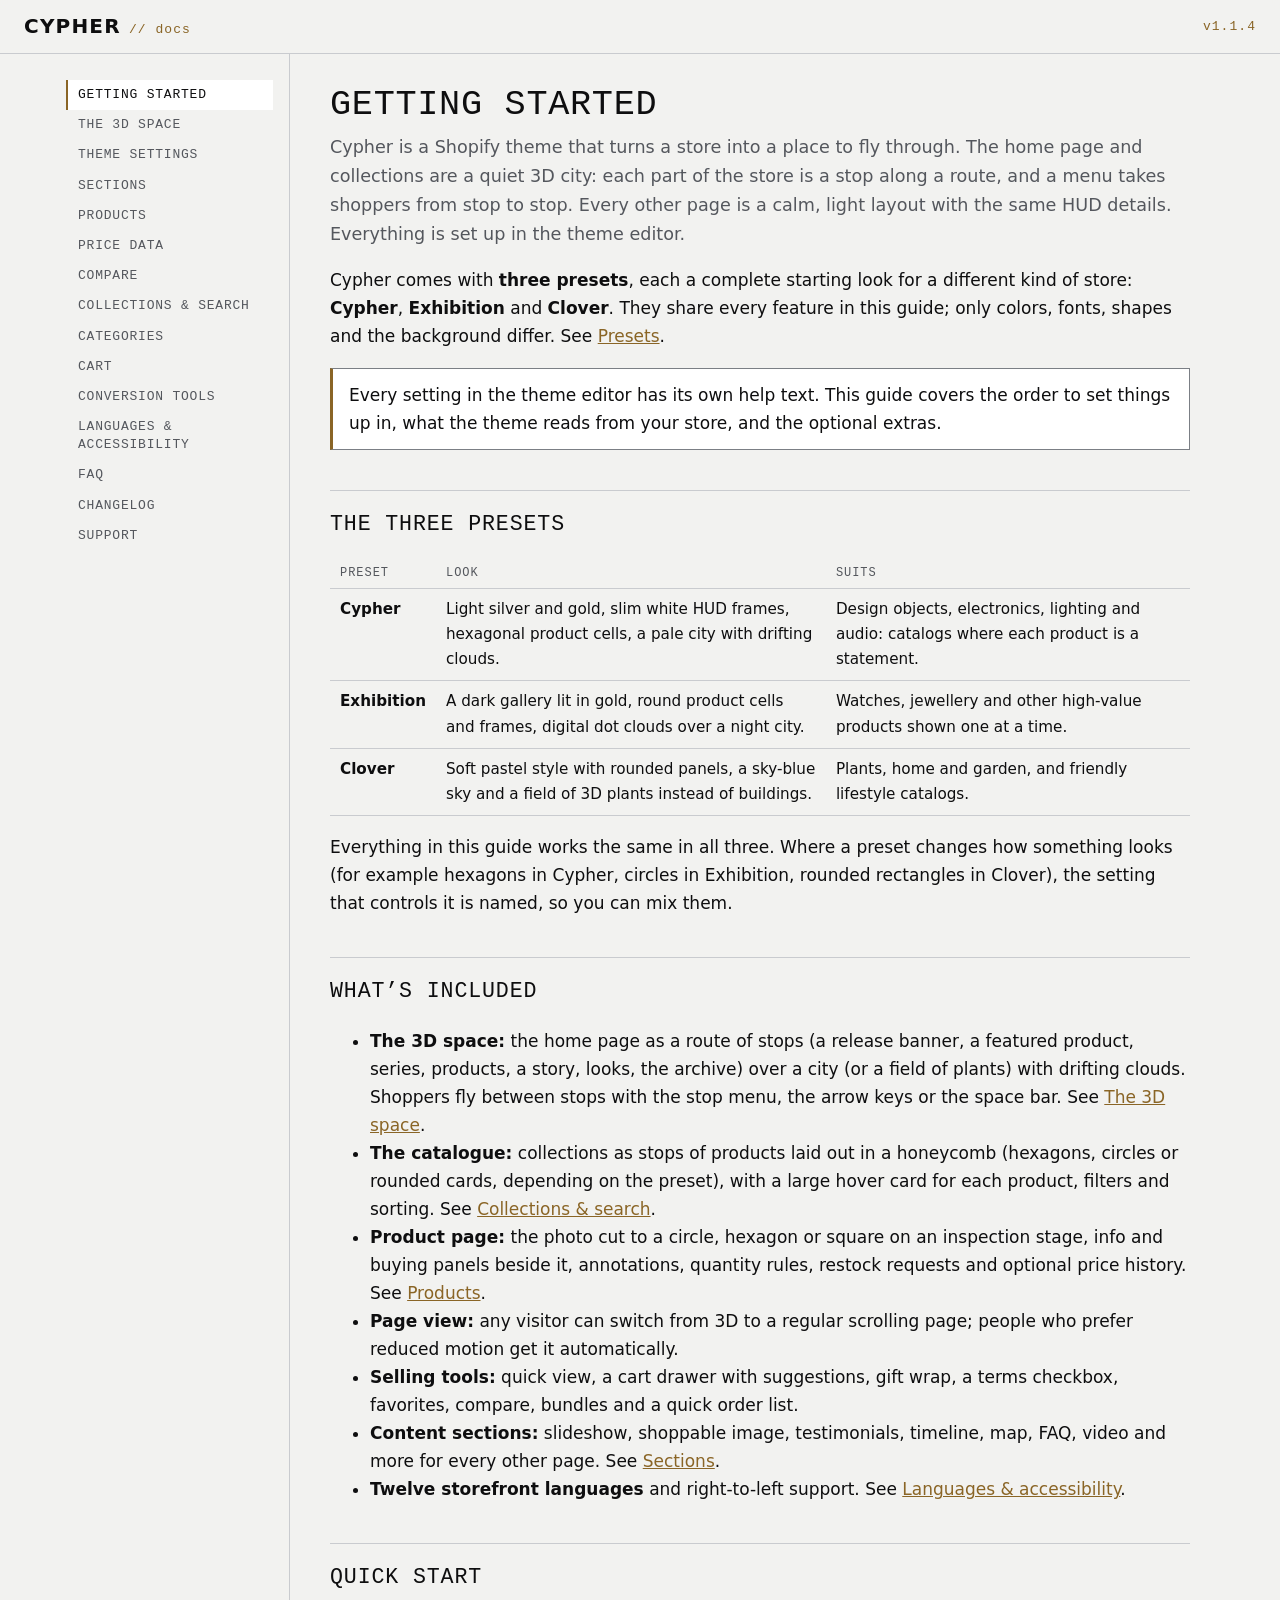
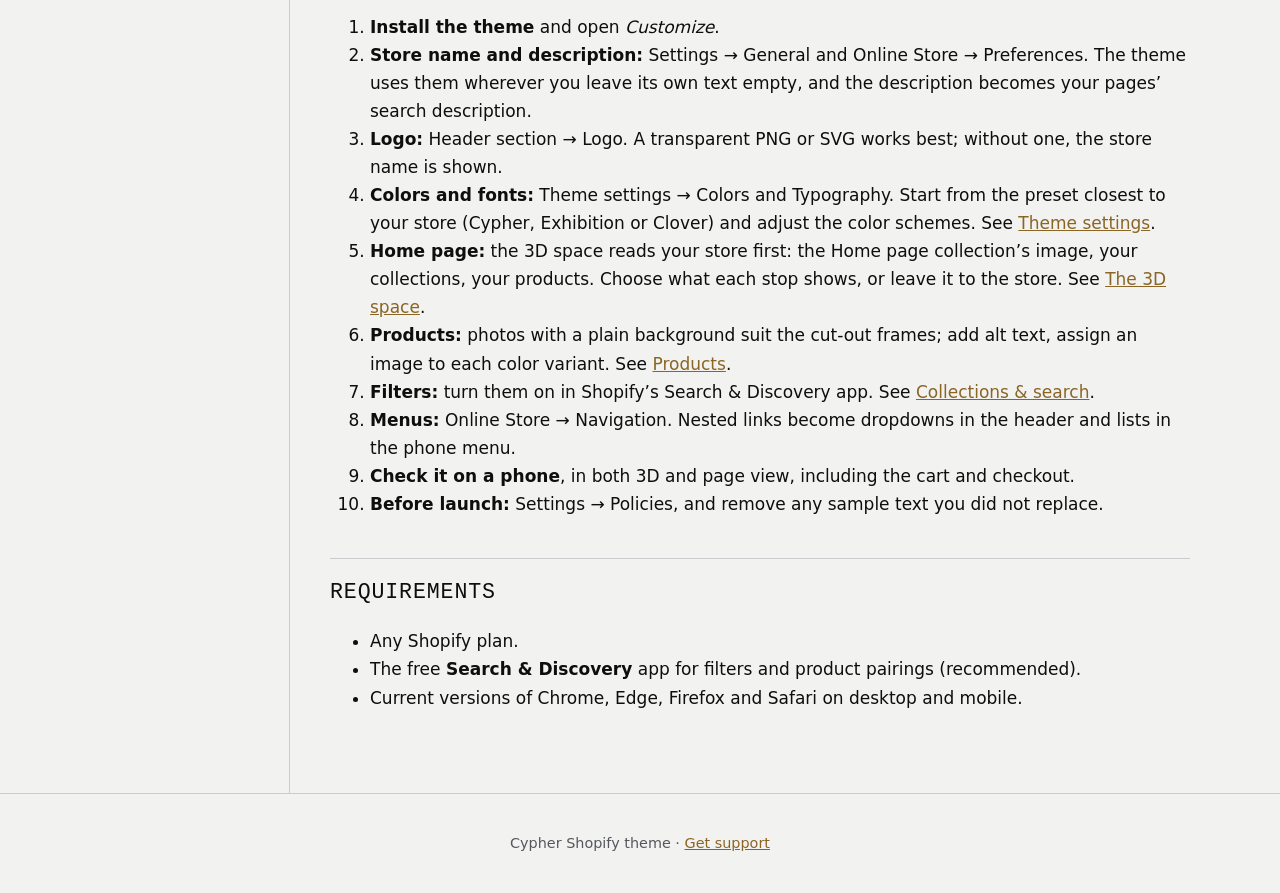
<file: index.html>
<!doctype html>
<html lang="en">
<head>
<meta charset="utf-8">
<meta name="viewport" content="width=device-width, initial-scale=1">
<title>Getting started · Cypher theme documentation</title>
<meta name="description" content="Documentation for the Cypher Shopify theme: the 3D space, setup, settings, sections and support.">
<link rel="stylesheet" href="assets/docs.css">
</head>
<body>
<a class="skip" href="#content">Skip to content</a>
<header class="top">
  <a class="brand" href="index.html">CYPHER <span>// docs</span></a>
  <span class="version">v1.1.4</span>
</header>
<div class="shell">
  <nav class="nav" aria-label="Documentation">
    <ol>
      <li><a href="index.html" aria-current="page">Getting started</a></li>
      <li><a href="space.html">The 3D space</a></li>
      <li><a href="theme-settings.html">Theme settings</a></li>
      <li><a href="sections.html">Sections</a></li>
      <li><a href="products.html">Products</a></li>
      <li><a href="price-data.html">Price data</a></li>
      <li><a href="compare.html">Compare</a></li>
      <li><a href="collections-search.html">Collections & search</a></li>
      <li><a href="categories.html">Categories</a></li>
      <li><a href="cart.html">Cart</a></li>
      <li><a href="conversion.html">Conversion tools</a></li>
      <li><a href="languages-accessibility.html">Languages & accessibility</a></li>
      <li><a href="faq.html">FAQ</a></li>
      <li><a href="changelog.html">Changelog</a></li>
      <li><a href="support.html">Support</a></li>
    </ol>
  </nav>
  <main id="content" class="content" tabindex="-1">
<h1>Getting started</h1>
<p class="lead">Cypher is a Shopify theme that turns a store into a place to fly through. The home page and collections are a quiet 3D city: each part of the store is a stop along a route, and a menu takes shoppers from stop to stop. Every other page is a calm, light layout with the same HUD details. Everything is set up in the theme editor.</p>

<p>Cypher comes with <strong>three presets</strong>, each a complete starting look for a different kind of store: <strong>Cypher</strong>, <strong>Exhibition</strong> and <strong>Clover</strong>. They share every feature in this guide; only colors, fonts, shapes and the background differ. See <a href="theme-settings.html#presets">Presets</a>.</p>

<div class="note">Every setting in the theme editor has its own help text. This guide covers the order to set things up in, what the theme reads from your store, and the optional extras.</div>

<h2>The three presets</h2>
<table>
  <thead><tr><th>Preset</th><th>Look</th><th>Suits</th></tr></thead>
  <tbody>
    <tr><td><strong>Cypher</strong></td><td>Light silver and gold, slim white HUD frames, hexagonal product cells, a pale city with drifting clouds.</td><td>Design objects, electronics, lighting and audio: catalogs where each product is a statement.</td></tr>
    <tr><td><strong>Exhibition</strong></td><td>A dark gallery lit in gold, round product cells and frames, digital dot clouds over a night city.</td><td>Watches, jewellery and other high-value products shown one at a time.</td></tr>
    <tr><td><strong>Clover</strong></td><td>Soft pastel style with rounded panels, a sky-blue sky and a field of 3D plants instead of buildings.</td><td>Plants, home and garden, and friendly lifestyle catalogs.</td></tr>
  </tbody>
</table>
<p>Everything in this guide works the same in all three. Where a preset changes how something looks (for example hexagons in Cypher, circles in Exhibition, rounded rectangles in Clover), the setting that controls it is named, so you can mix them.</p>

<h2>What’s included</h2>
<ul>
  <li><strong>The 3D space:</strong> the home page as a route of stops (a release banner, a featured product, series, products, a story, looks, the archive) over a city (or a field of plants) with drifting clouds. Shoppers fly between stops with the stop menu, the arrow keys or the space bar. See <a href="space.html">The 3D space</a>.</li>
  <li><strong>The catalogue:</strong> collections as stops of products laid out in a honeycomb (hexagons, circles or rounded cards, depending on the preset), with a large hover card for each product, filters and sorting. See <a href="collections-search.html">Collections &amp; search</a>.</li>
  <li><strong>Product page:</strong> the photo cut to a circle, hexagon or square on an inspection stage, info and buying panels beside it, annotations, quantity rules, restock requests and optional price history. See <a href="products.html">Products</a>.</li>
  <li><strong>Page view:</strong> any visitor can switch from 3D to a regular scrolling page; people who prefer reduced motion get it automatically.</li>
  <li><strong>Selling tools:</strong> quick view, a cart drawer with suggestions, gift wrap, a terms checkbox, favorites, compare, bundles and a quick order list.</li>
  <li><strong>Content sections:</strong> slideshow, shoppable image, testimonials, timeline, map, FAQ, video and more for every other page. See <a href="sections.html">Sections</a>.</li>
  <li><strong>Twelve storefront languages</strong> and right-to-left support. See <a href="languages-accessibility.html">Languages &amp; accessibility</a>.</li>
</ul>

<h2>Quick start</h2>
<ol>
  <li><strong>Install the theme</strong> and open <em>Customize</em>.</li>
  <li><strong>Store name and description:</strong> Settings → General and Online Store → Preferences. The theme uses them wherever you leave its own text empty, and the description becomes your pages’ search description.</li>
  <li><strong>Logo:</strong> Header section → Logo. A transparent PNG or SVG works best; without one, the store name is shown.</li>
  <li><strong>Colors and fonts:</strong> Theme settings → Colors and Typography. Start from the preset closest to your store (Cypher, Exhibition or Clover) and adjust the color schemes. See <a href="theme-settings.html">Theme settings</a>.</li>
  <li><strong>Home page:</strong> the 3D space reads your store first: the Home page collection’s image, your collections, your products. Choose what each stop shows, or leave it to the store. See <a href="space.html">The 3D space</a>.</li>
  <li><strong>Products:</strong> photos with a plain background suit the cut-out frames; add alt text, assign an image to each color variant. See <a href="products.html">Products</a>.</li>
  <li><strong>Filters:</strong> turn them on in Shopify’s Search &amp; Discovery app. See <a href="collections-search.html">Collections &amp; search</a>.</li>
  <li><strong>Menus:</strong> Online Store → Navigation. Nested links become dropdowns in the header and lists in the phone menu.</li>
  <li><strong>Check it on a phone</strong>, in both 3D and page view, including the cart and checkout.</li>
  <li><strong>Before launch:</strong> Settings → Policies, and remove any sample text you did not replace.</li>
</ol>

<h2>Requirements</h2>
<ul>
  <li>Any Shopify plan.</li>
  <li>The free <strong>Search &amp; Discovery</strong> app for filters and product pairings (recommended).</li>
  <li>Current versions of Chrome, Edge, Firefox and Safari on desktop and mobile.</li>
</ul>

  </main>
</div>
<footer class="foot">
  <p>Cypher Shopify theme · <a href="support.html">Get support</a></p>
</footer>
</body>
</html>
</file>
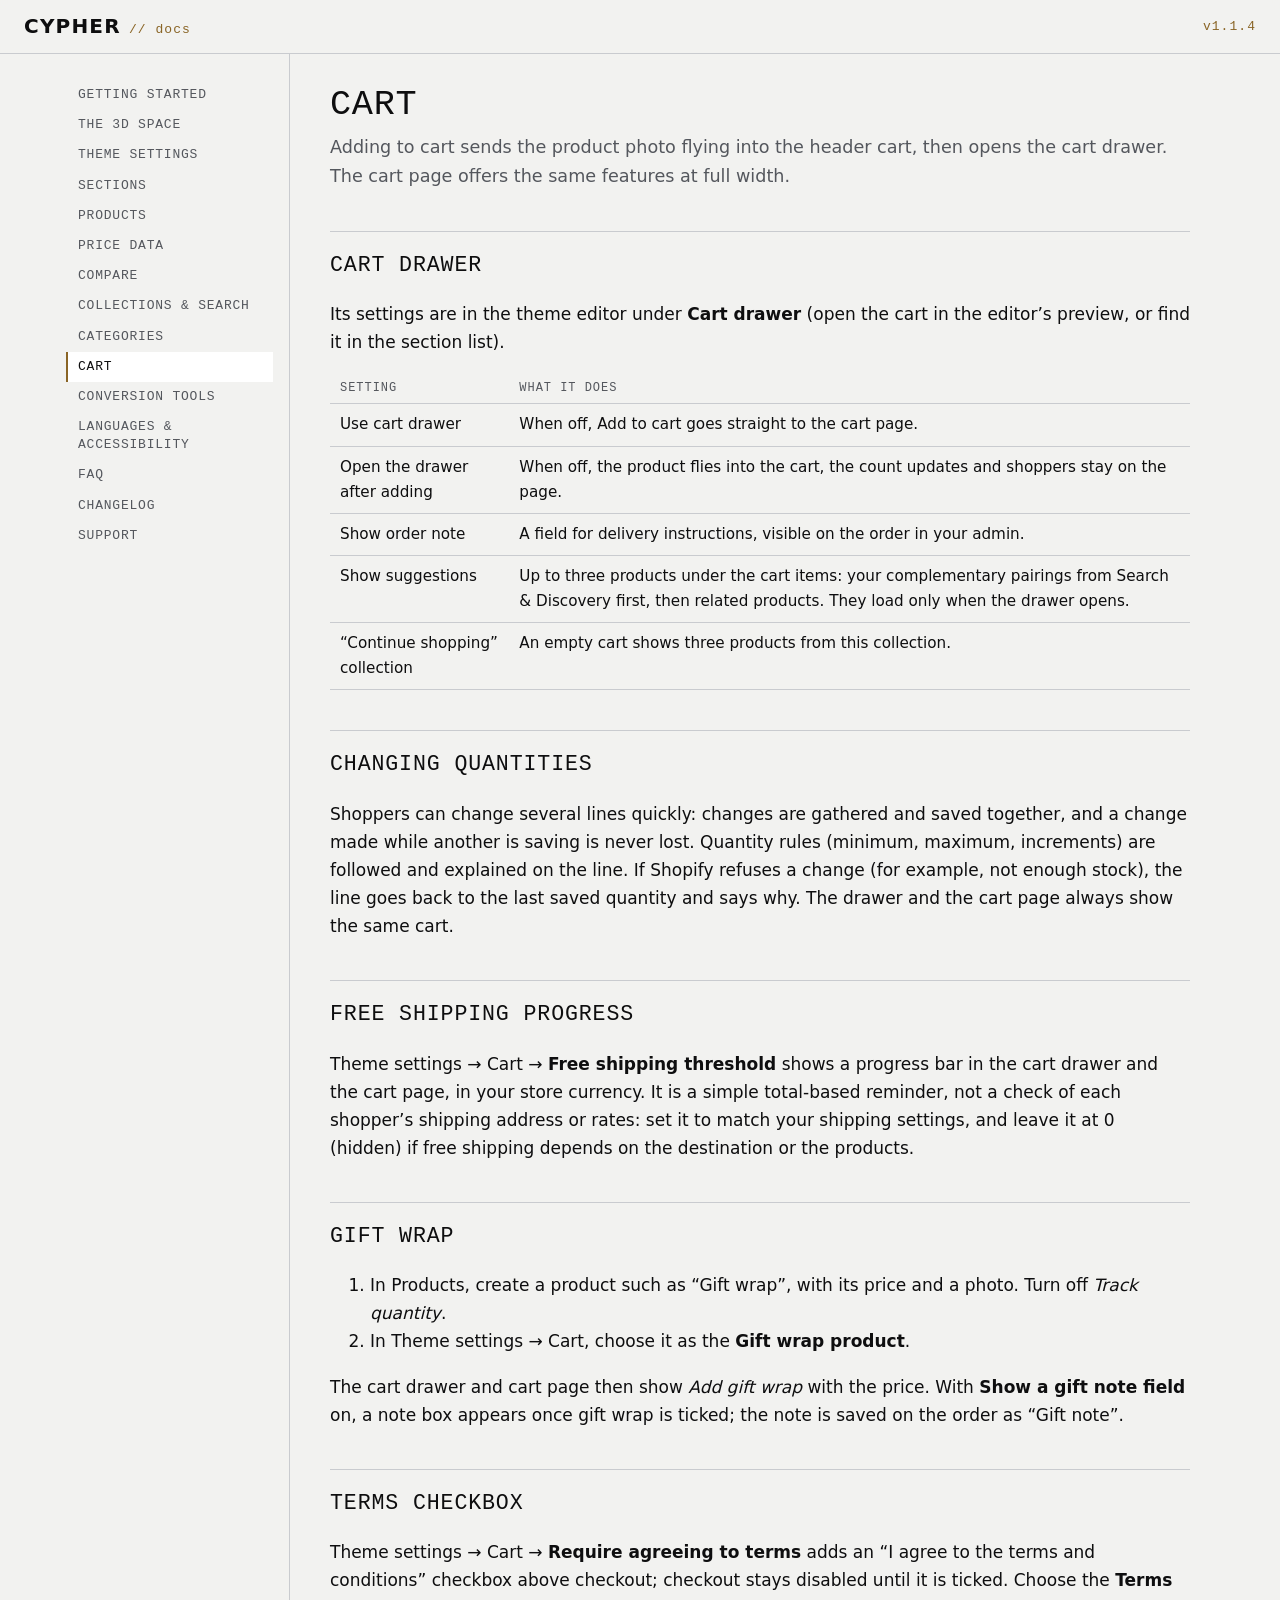
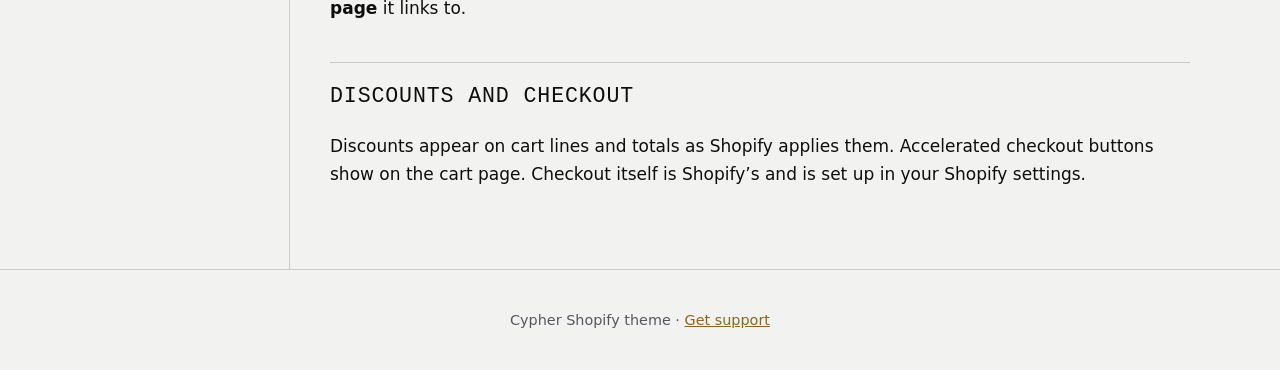
<file: cart.html>
<!doctype html>
<html lang="en">
<head>
<meta charset="utf-8">
<meta name="viewport" content="width=device-width, initial-scale=1">
<title>Cart · Cypher theme documentation</title>
<meta name="description" content="Documentation for the Cypher Shopify theme: the 3D space, setup, settings, sections and support.">
<link rel="stylesheet" href="assets/docs.css">
</head>
<body>
<a class="skip" href="#content">Skip to content</a>
<header class="top">
  <a class="brand" href="index.html">CYPHER <span>// docs</span></a>
  <span class="version">v1.1.4</span>
</header>
<div class="shell">
  <nav class="nav" aria-label="Documentation">
    <ol>
      <li><a href="index.html">Getting started</a></li>
      <li><a href="space.html">The 3D space</a></li>
      <li><a href="theme-settings.html">Theme settings</a></li>
      <li><a href="sections.html">Sections</a></li>
      <li><a href="products.html">Products</a></li>
      <li><a href="price-data.html">Price data</a></li>
      <li><a href="compare.html">Compare</a></li>
      <li><a href="collections-search.html">Collections & search</a></li>
      <li><a href="categories.html">Categories</a></li>
      <li><a href="cart.html" aria-current="page">Cart</a></li>
      <li><a href="conversion.html">Conversion tools</a></li>
      <li><a href="languages-accessibility.html">Languages & accessibility</a></li>
      <li><a href="faq.html">FAQ</a></li>
      <li><a href="changelog.html">Changelog</a></li>
      <li><a href="support.html">Support</a></li>
    </ol>
  </nav>
  <main id="content" class="content" tabindex="-1">
<h1>Cart</h1>
<p class="lead">Adding to cart sends the product photo flying into the header cart, then opens the cart drawer. The cart page offers the same features at full width.</p>

<h2>Cart drawer</h2>
<p>Its settings are in the theme editor under <strong>Cart drawer</strong> (open the cart in the editor’s preview, or find it in the section list).</p>
<table>
  <thead><tr><th>Setting</th><th>What it does</th></tr></thead>
  <tbody>
    <tr><td>Use cart drawer</td><td>When off, Add to cart goes straight to the cart page.</td></tr>
    <tr><td>Open the drawer after adding</td><td>When off, the product flies into the cart, the count updates and shoppers stay on the page.</td></tr>
    <tr><td>Show order note</td><td>A field for delivery instructions, visible on the order in your admin.</td></tr>
    <tr><td>Show suggestions</td><td>Up to three products under the cart items: your complementary pairings from Search &amp; Discovery first, then related products. They load only when the drawer opens.</td></tr>
    <tr><td>“Continue shopping” collection</td><td>An empty cart shows three products from this collection.</td></tr>
  </tbody>
</table>

<h2>Changing quantities</h2>
<p>Shoppers can change several lines quickly: changes are gathered and saved together, and a change made while another is saving is never lost. Quantity rules (minimum, maximum, increments) are followed and explained on the line. If Shopify refuses a change (for example, not enough stock), the line goes back to the last saved quantity and says why. The drawer and the cart page always show the same cart.</p>

<h2>Free shipping progress</h2>
<p>Theme settings → Cart → <strong>Free shipping threshold</strong> shows a progress bar in the cart drawer and the cart page, in your store currency. It is a simple total-based reminder, not a check of each shopper’s shipping address or rates: set it to match your shipping settings, and leave it at 0 (hidden) if free shipping depends on the destination or the products.</p>

<h2>Gift wrap</h2>
<ol>
  <li>In Products, create a product such as “Gift wrap”, with its price and a photo. Turn off <em>Track quantity</em>.</li>
  <li>In Theme settings → Cart, choose it as the <strong>Gift wrap product</strong>.</li>
</ol>
<p>The cart drawer and cart page then show <em>Add gift wrap</em> with the price. With <strong>Show a gift note field</strong> on, a note box appears once gift wrap is ticked; the note is saved on the order as “Gift note”.</p>

<h2>Terms checkbox</h2>
<p>Theme settings → Cart → <strong>Require agreeing to terms</strong> adds an “I agree to the terms and conditions” checkbox above checkout; checkout stays disabled until it is ticked. Choose the <strong>Terms page</strong> it links to.</p>

<h2>Discounts and checkout</h2>
<p>Discounts appear on cart lines and totals as Shopify applies them. Accelerated checkout buttons show on the cart page. Checkout itself is Shopify’s and is set up in your Shopify settings.</p>

  </main>
</div>
<footer class="foot">
  <p>Cypher Shopify theme · <a href="support.html">Get support</a></p>
</footer>
</body>
</html>
</file>
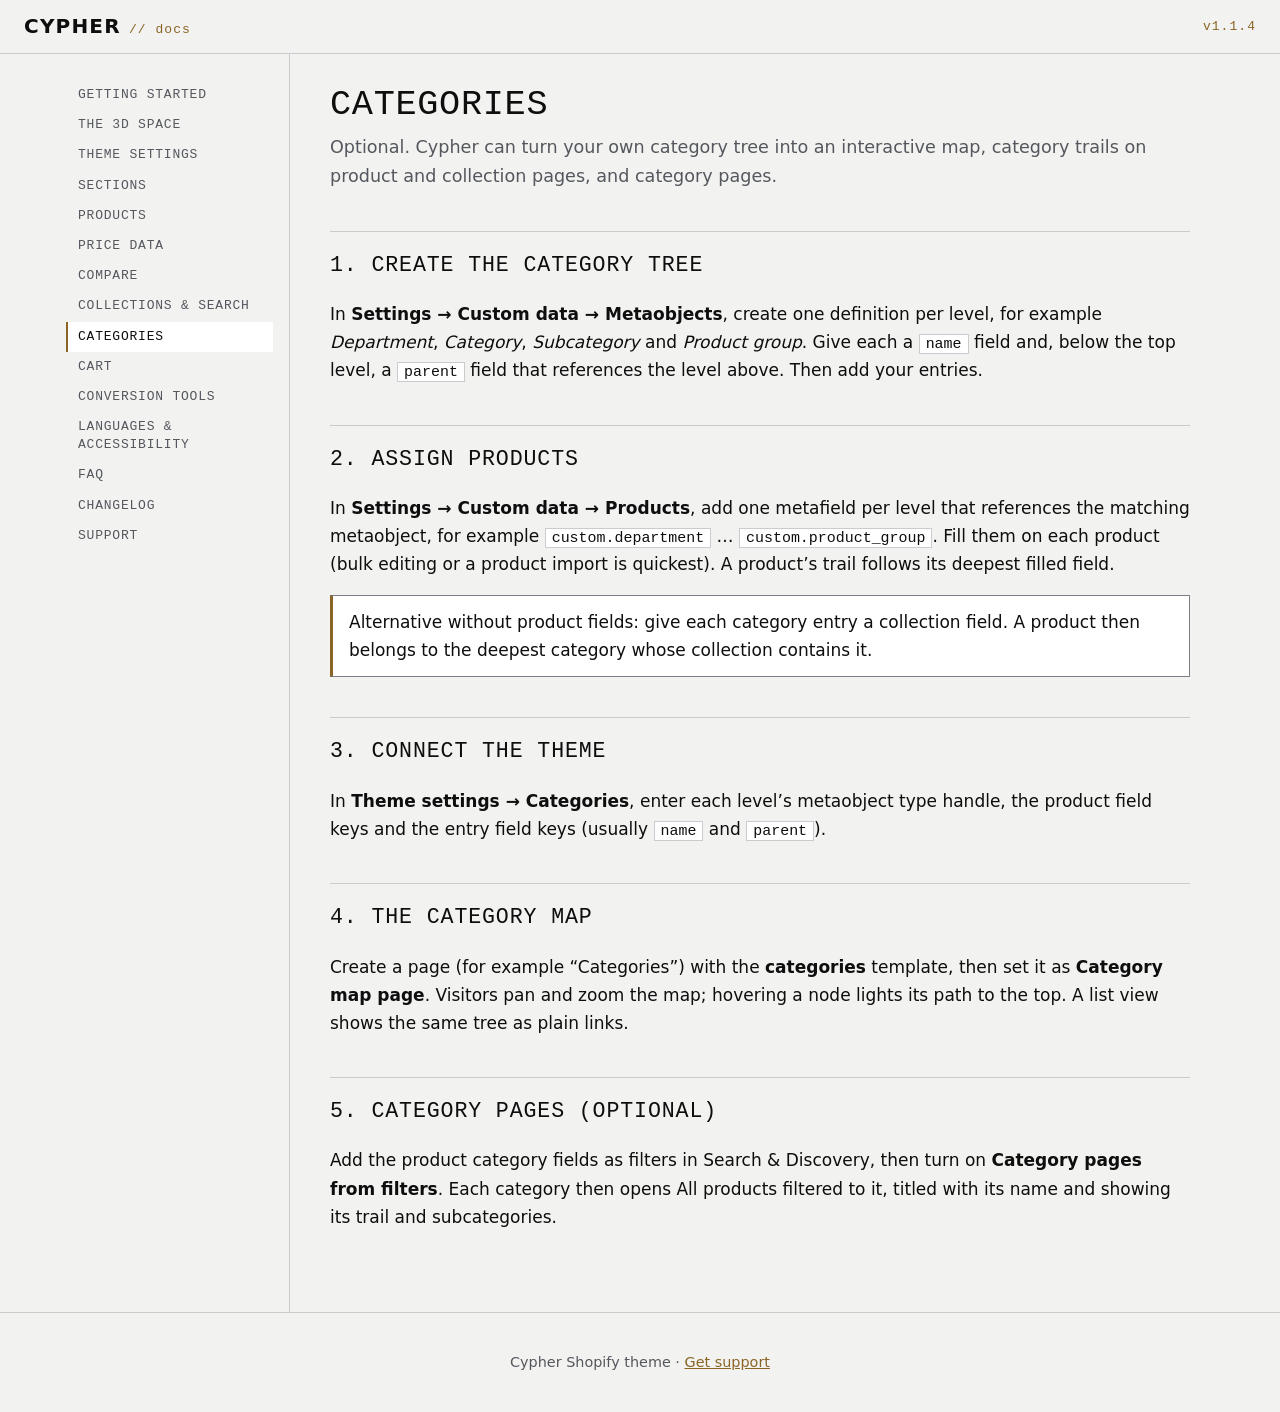
<file: categories.html>
<!doctype html>
<html lang="en">
<head>
<meta charset="utf-8">
<meta name="viewport" content="width=device-width, initial-scale=1">
<title>Categories · Cypher theme documentation</title>
<meta name="description" content="Documentation for the Cypher Shopify theme: the 3D space, setup, settings, sections and support.">
<link rel="stylesheet" href="assets/docs.css">
</head>
<body>
<a class="skip" href="#content">Skip to content</a>
<header class="top">
  <a class="brand" href="index.html">CYPHER <span>// docs</span></a>
  <span class="version">v1.1.4</span>
</header>
<div class="shell">
  <nav class="nav" aria-label="Documentation">
    <ol>
      <li><a href="index.html">Getting started</a></li>
      <li><a href="space.html">The 3D space</a></li>
      <li><a href="theme-settings.html">Theme settings</a></li>
      <li><a href="sections.html">Sections</a></li>
      <li><a href="products.html">Products</a></li>
      <li><a href="price-data.html">Price data</a></li>
      <li><a href="compare.html">Compare</a></li>
      <li><a href="collections-search.html">Collections & search</a></li>
      <li><a href="categories.html" aria-current="page">Categories</a></li>
      <li><a href="cart.html">Cart</a></li>
      <li><a href="conversion.html">Conversion tools</a></li>
      <li><a href="languages-accessibility.html">Languages & accessibility</a></li>
      <li><a href="faq.html">FAQ</a></li>
      <li><a href="changelog.html">Changelog</a></li>
      <li><a href="support.html">Support</a></li>
    </ol>
  </nav>
  <main id="content" class="content" tabindex="-1">
<h1>Categories</h1>
<p class="lead">Optional. Cypher can turn your own category tree into an interactive map, category trails on product and collection pages, and category pages.</p>

<h2>1. Create the category tree</h2>
<p>In <strong>Settings → Custom data → Metaobjects</strong>, create one definition per level, for example <em>Department</em>, <em>Category</em>, <em>Subcategory</em> and <em>Product group</em>. Give each a <code>name</code> field and, below the top level, a <code>parent</code> field that references the level above. Then add your entries.</p>

<h2>2. Assign products</h2>
<p>In <strong>Settings → Custom data → Products</strong>, add one metafield per level that references the matching metaobject, for example <code>custom.department</code> … <code>custom.product_group</code>. Fill them on each product (bulk editing or a product import is quickest). A product’s trail follows its deepest filled field.</p>
<div class="note">Alternative without product fields: give each category entry a collection field. A product then belongs to the deepest category whose collection contains it.</div>

<h2>3. Connect the theme</h2>
<p>In <strong>Theme settings → Categories</strong>, enter each level’s metaobject type handle, the product field keys and the entry field keys (usually <code>name</code> and <code>parent</code>).</p>

<h2>4. The category map</h2>
<p>Create a page (for example “Categories”) with the <strong>categories</strong> template, then set it as <strong>Category map page</strong>. Visitors pan and zoom the map; hovering a node lights its path to the top. A list view shows the same tree as plain links.</p>

<h2>5. Category pages (optional)</h2>
<p>Add the product category fields as filters in Search &amp; Discovery, then turn on <strong>Category pages from filters</strong>. Each category then opens All products filtered to it, titled with its name and showing its trail and subcategories.</p>

  </main>
</div>
<footer class="foot">
  <p>Cypher Shopify theme · <a href="support.html">Get support</a></p>
</footer>
</body>
</html>
</file>
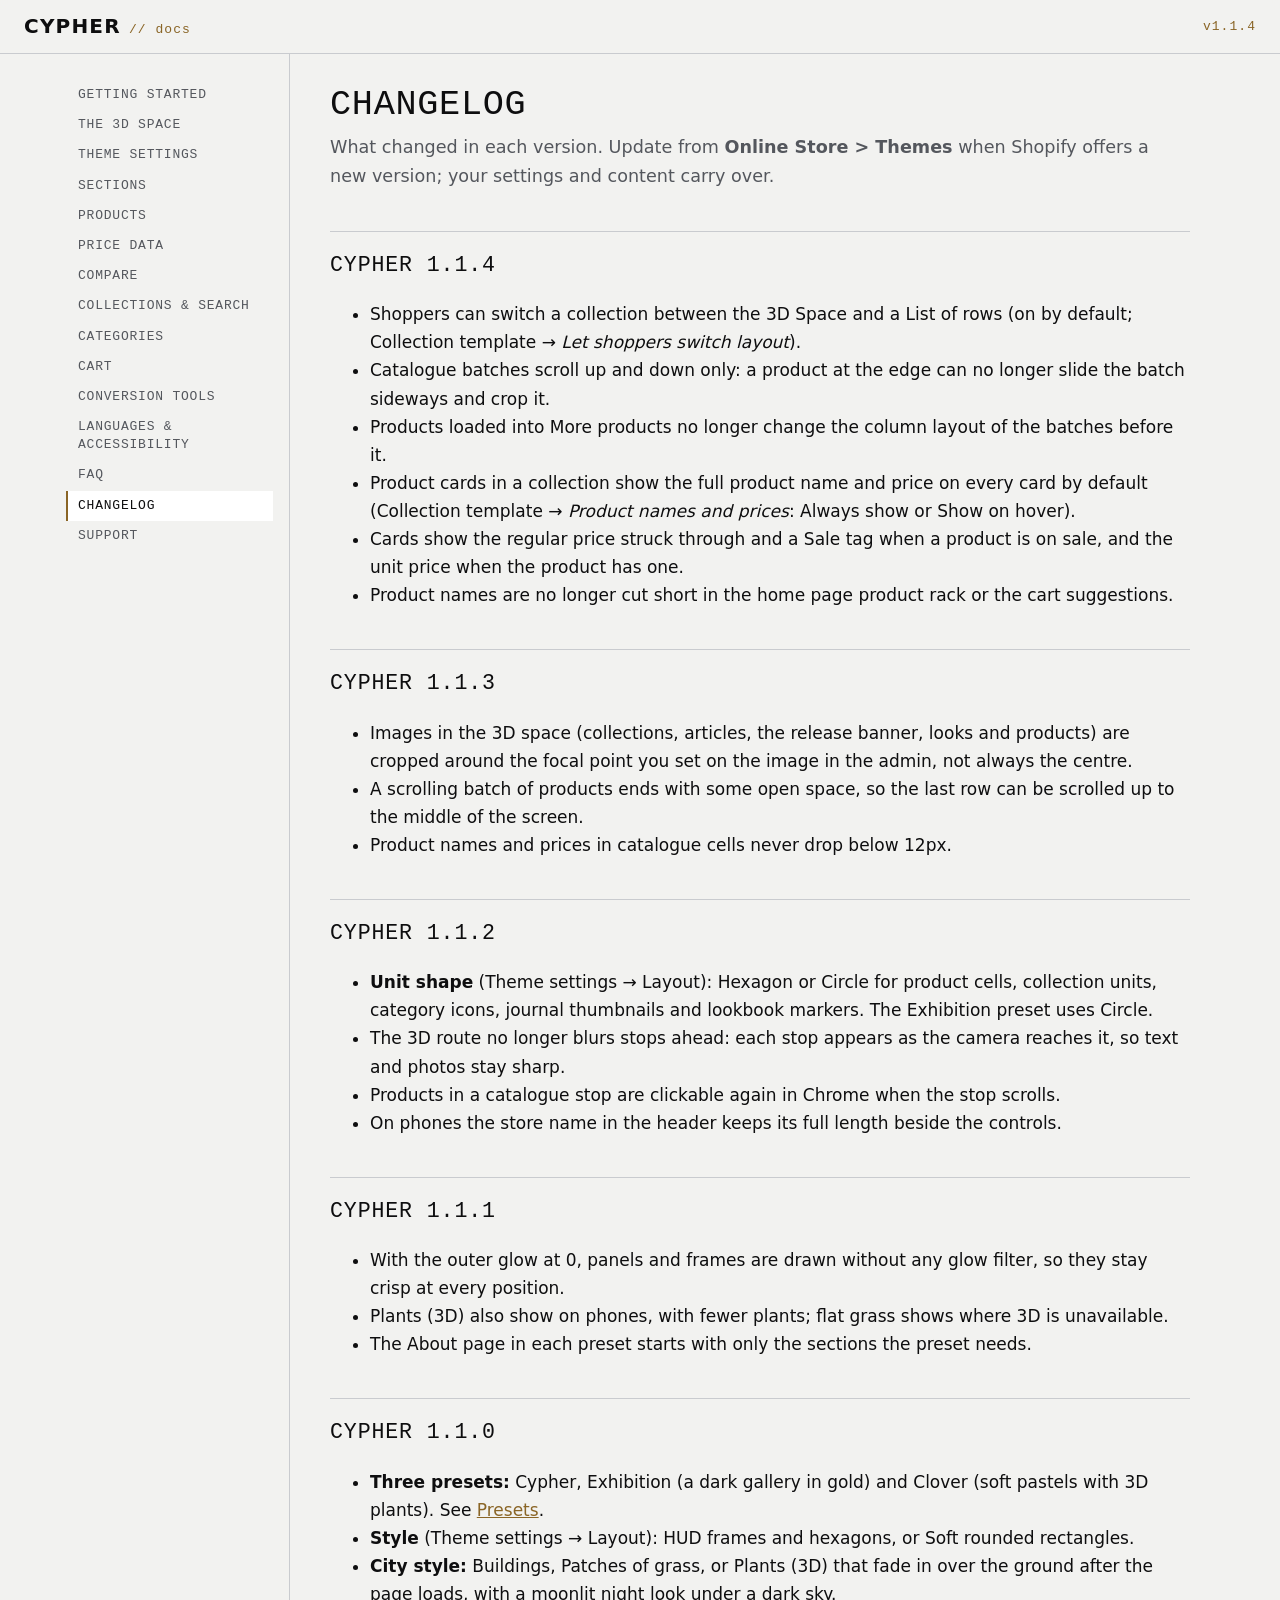
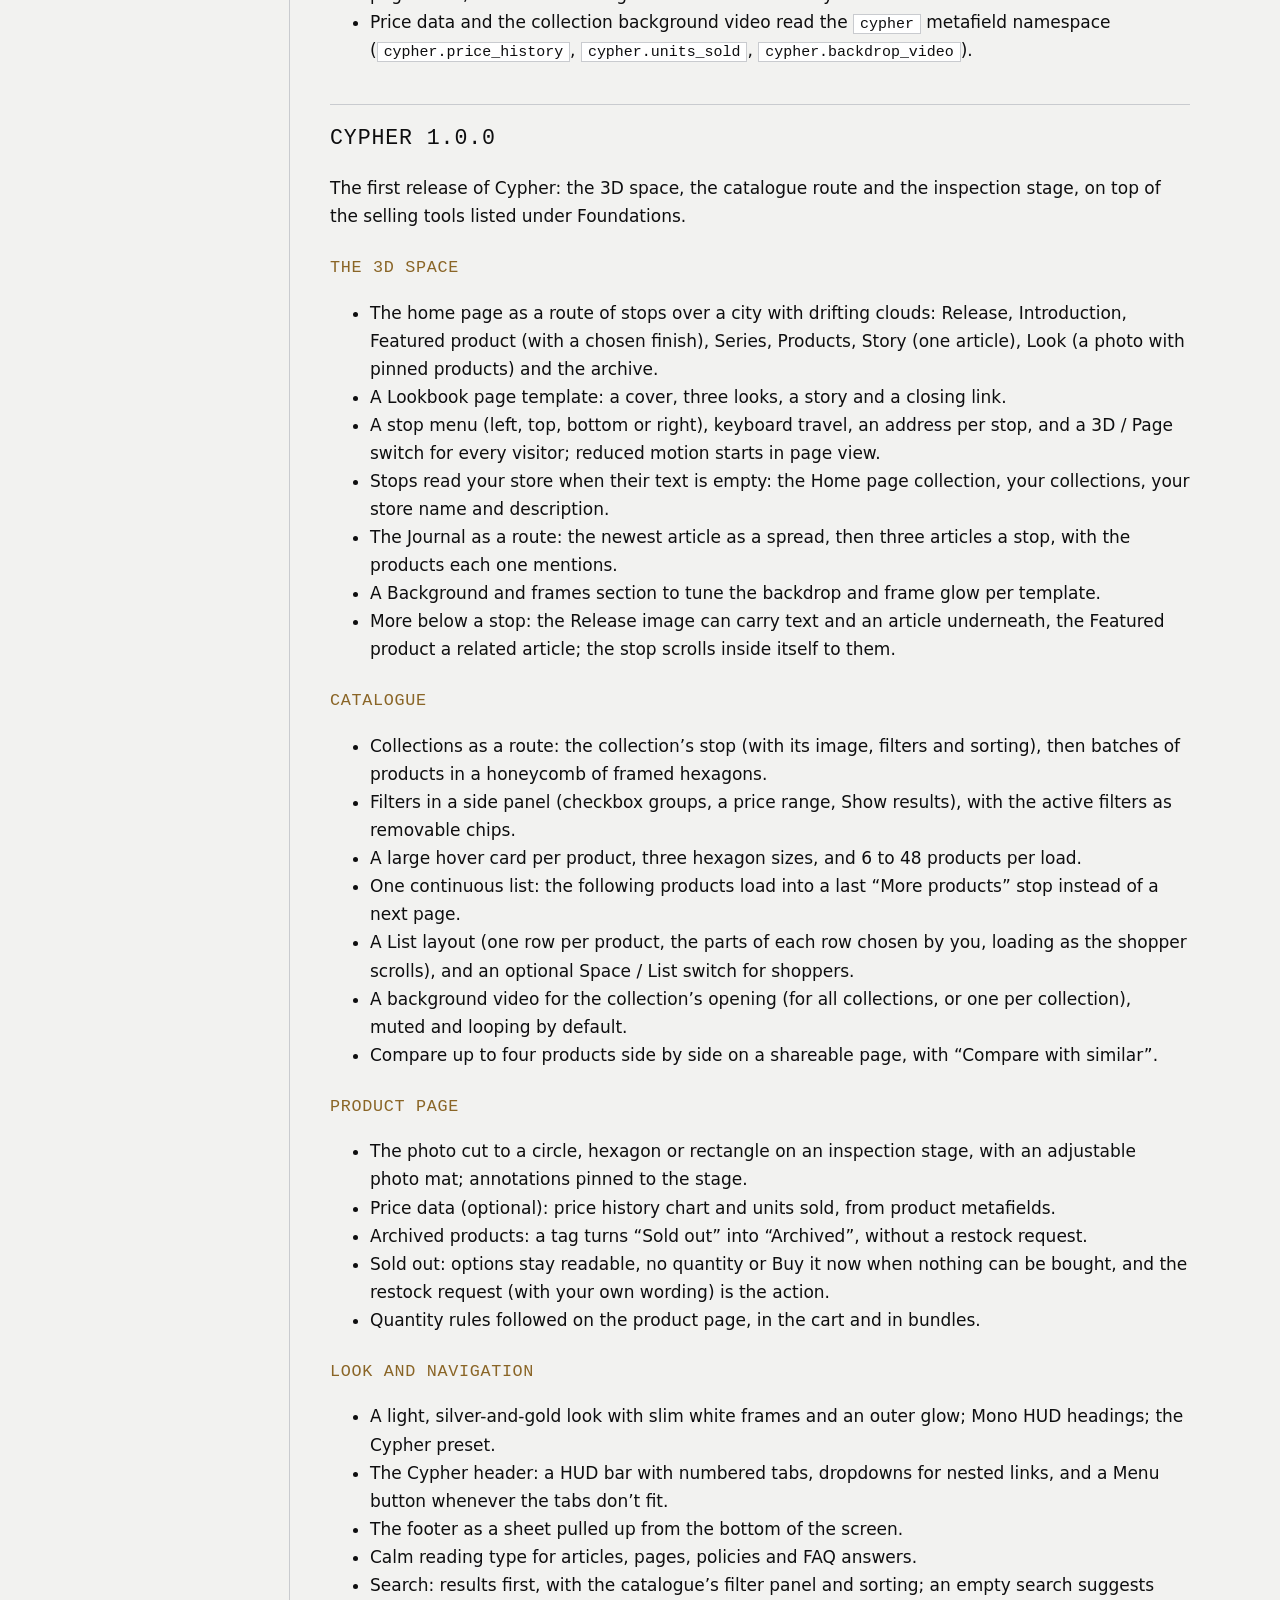
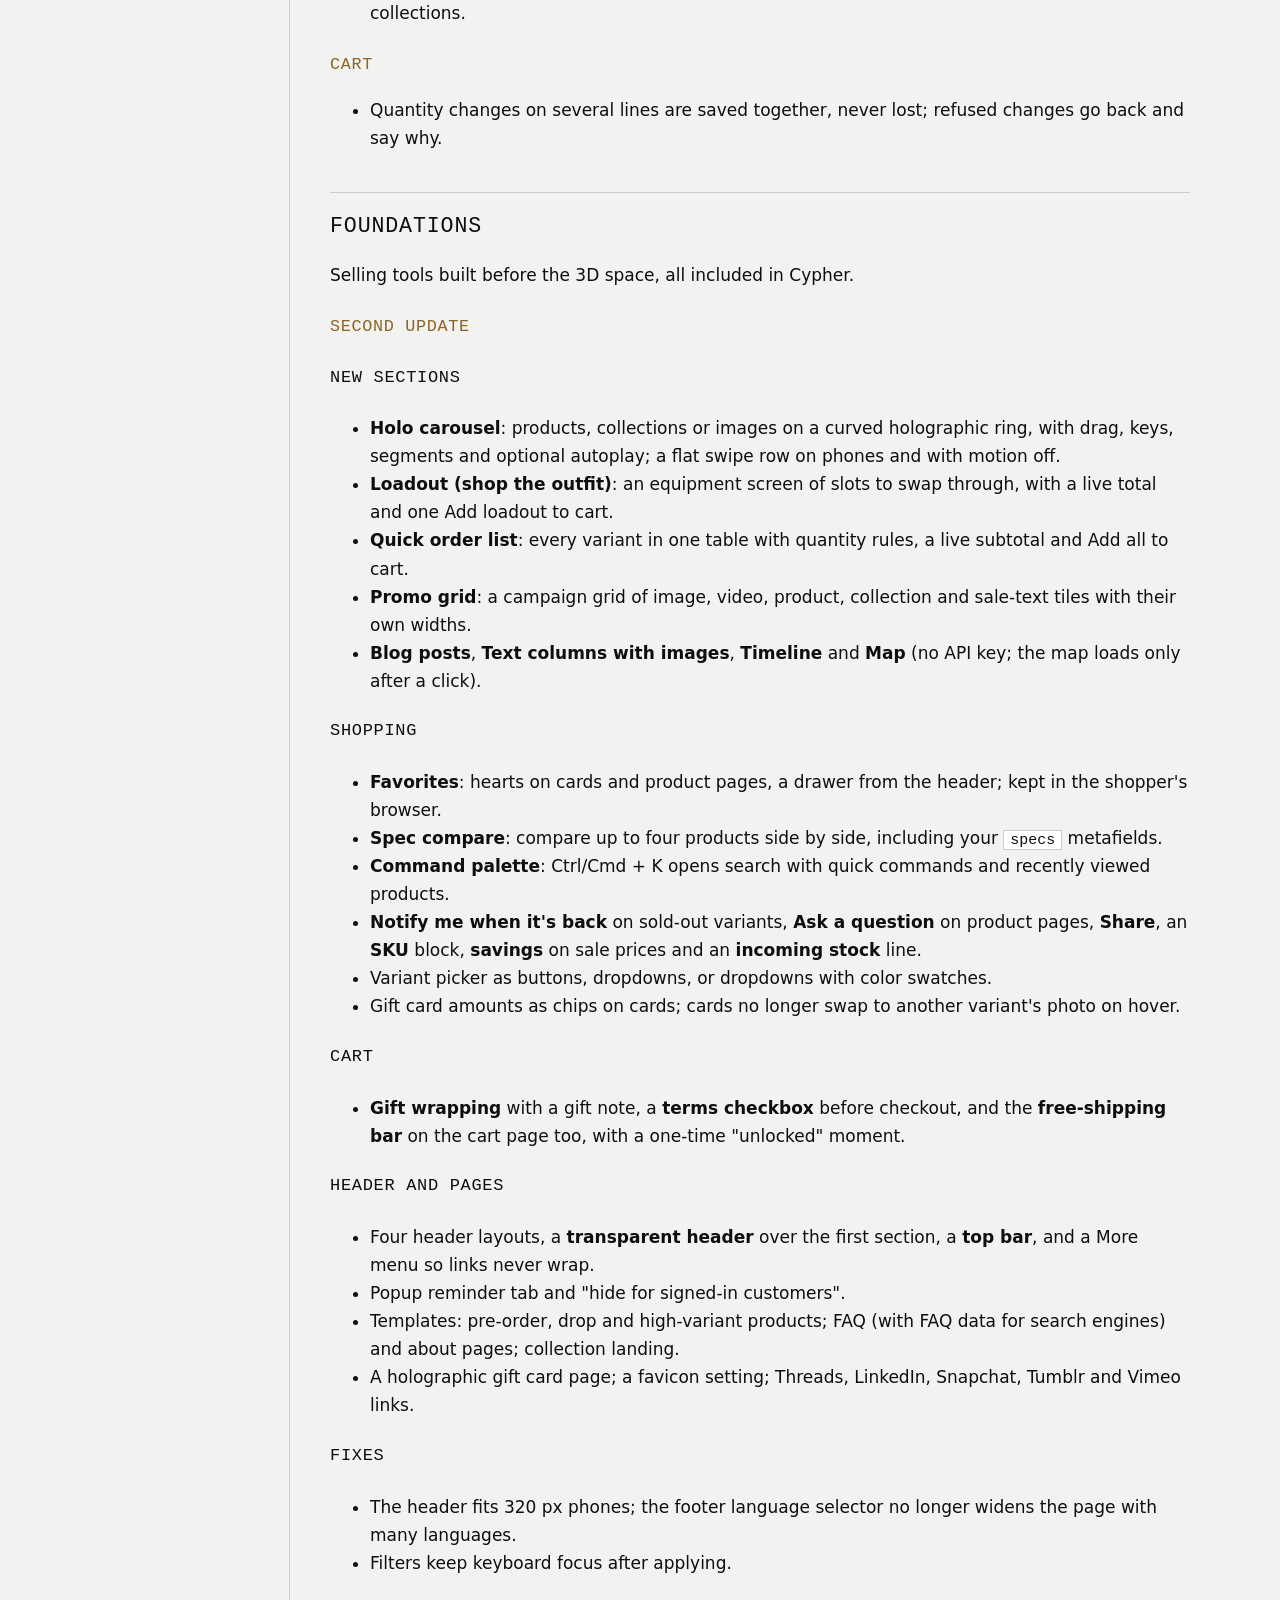
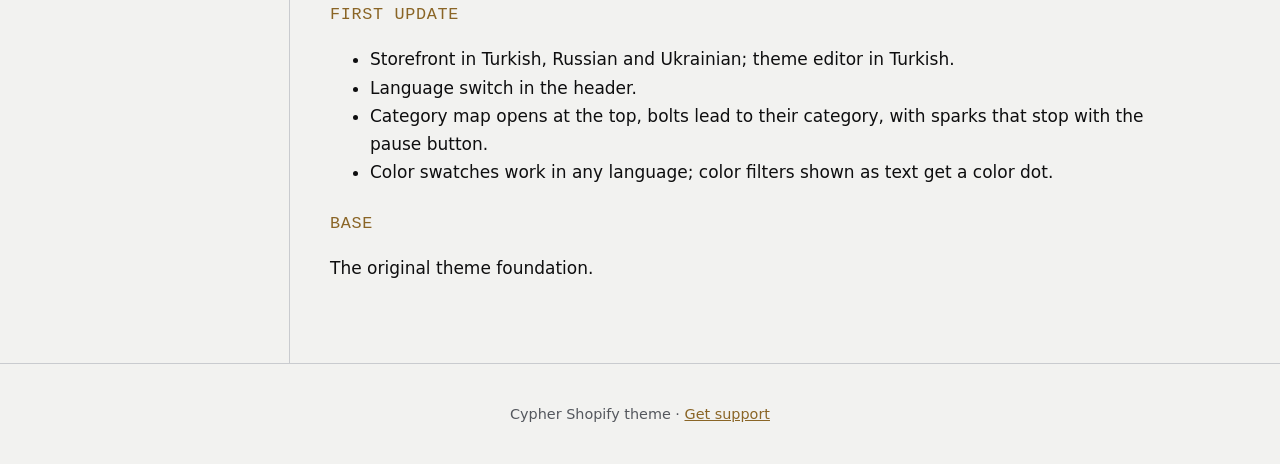
<file: changelog.html>
<!doctype html>
<html lang="en">
<head>
<meta charset="utf-8">
<meta name="viewport" content="width=device-width, initial-scale=1">
<title>Changelog · Cypher theme documentation</title>
<meta name="description" content="Documentation for the Cypher Shopify theme: the 3D space, setup, settings, sections and support.">
<link rel="stylesheet" href="assets/docs.css">
</head>
<body>
<a class="skip" href="#content">Skip to content</a>
<header class="top">
  <a class="brand" href="index.html">CYPHER <span>// docs</span></a>
  <span class="version">v1.1.4</span>
</header>
<div class="shell">
  <nav class="nav" aria-label="Documentation">
    <ol>
      <li><a href="index.html">Getting started</a></li>
      <li><a href="space.html">The 3D space</a></li>
      <li><a href="theme-settings.html">Theme settings</a></li>
      <li><a href="sections.html">Sections</a></li>
      <li><a href="products.html">Products</a></li>
      <li><a href="price-data.html">Price data</a></li>
      <li><a href="compare.html">Compare</a></li>
      <li><a href="collections-search.html">Collections & search</a></li>
      <li><a href="categories.html">Categories</a></li>
      <li><a href="cart.html">Cart</a></li>
      <li><a href="conversion.html">Conversion tools</a></li>
      <li><a href="languages-accessibility.html">Languages & accessibility</a></li>
      <li><a href="faq.html">FAQ</a></li>
      <li><a href="changelog.html" aria-current="page">Changelog</a></li>
      <li><a href="support.html">Support</a></li>
    </ol>
  </nav>
  <main id="content" class="content" tabindex="-1">
<h1>Changelog</h1>
<p class="lead">What changed in each version. Update from <strong>Online Store &gt; Themes</strong> when Shopify offers a new version; your settings and content carry over.</p>

<h2>Cypher 1.1.4</h2>
<ul>
  <li>Shoppers can switch a collection between the 3D Space and a List of rows (on by default; Collection template &rarr; <em>Let shoppers switch layout</em>).</li>
  <li>Catalogue batches scroll up and down only: a product at the edge can no longer slide the batch sideways and crop it.</li>
  <li>Products loaded into More products no longer change the column layout of the batches before it.</li>
  <li>Product cards in a collection show the full product name and price on every card by default (Collection template &rarr; <em>Product names and prices</em>: Always show or Show on hover).</li>
  <li>Cards show the regular price struck through and a Sale tag when a product is on sale, and the unit price when the product has one.</li>
  <li>Product names are no longer cut short in the home page product rack or the cart suggestions.</li>
</ul>

<h2>Cypher 1.1.3</h2>
<ul>
  <li>Images in the 3D space (collections, articles, the release banner, looks and products) are cropped around the focal point you set on the image in the admin, not always the centre.</li>
  <li>A scrolling batch of products ends with some open space, so the last row can be scrolled up to the middle of the screen.</li>
  <li>Product names and prices in catalogue cells never drop below 12px.</li>
</ul>

<h2>Cypher 1.1.2</h2>
<ul>
  <li><strong>Unit shape</strong> (Theme settings → Layout): Hexagon or Circle for product cells, collection units, category icons, journal thumbnails and lookbook markers. The Exhibition preset uses Circle.</li>
  <li>The 3D route no longer blurs stops ahead: each stop appears as the camera reaches it, so text and photos stay sharp.</li>
  <li>Products in a catalogue stop are clickable again in Chrome when the stop scrolls.</li>
  <li>On phones the store name in the header keeps its full length beside the controls.</li>
</ul>

<h2>Cypher 1.1.1</h2>
<ul>
  <li>With the outer glow at 0, panels and frames are drawn without any glow filter, so they stay crisp at every position.</li>
  <li>Plants (3D) also show on phones, with fewer plants; flat grass shows where 3D is unavailable.</li>
  <li>The About page in each preset starts with only the sections the preset needs.</li>
</ul>

<h2>Cypher 1.1.0</h2>
<ul>
  <li><strong>Three presets:</strong> Cypher, Exhibition (a dark gallery in gold) and Clover (soft pastels with 3D plants). See <a href="theme-settings.html#presets">Presets</a>.</li>
  <li><strong>Style</strong> (Theme settings → Layout): HUD frames and hexagons, or Soft rounded rectangles.</li>
  <li><strong>City style:</strong> Buildings, Patches of grass, or Plants (3D) that fade in over the ground after the page loads, with a moonlit night look under a dark sky.</li>
  <li>Price data and the collection background video read the <code>cypher</code> metafield namespace (<code>cypher.price_history</code>, <code>cypher.units_sold</code>, <code>cypher.backdrop_video</code>).</li>
</ul>

<h2>Cypher 1.0.0</h2>
<p>The first release of Cypher: the 3D space, the catalogue route and the inspection stage, on top of the selling tools listed under Foundations.</p>
<h3>The 3D space</h3>
<ul>
  <li>The home page as a route of stops over a city with drifting clouds: Release, Introduction, Featured product (with a chosen finish), Series, Products, Story (one article), Look (a photo with pinned products) and the archive.</li>
  <li>A Lookbook page template: a cover, three looks, a story and a closing link.</li>
  <li>A stop menu (left, top, bottom or right), keyboard travel, an address per stop, and a 3D / Page switch for every visitor; reduced motion starts in page view.</li>
  <li>Stops read your store when their text is empty: the Home page collection, your collections, your store name and description.</li>
  <li>The Journal as a route: the newest article as a spread, then three articles a stop, with the products each one mentions.</li>
  <li>A Background and frames section to tune the backdrop and frame glow per template.</li>
  <li>More below a stop: the Release image can carry text and an article underneath, the Featured product a related article; the stop scrolls inside itself to them.</li>
</ul>
<h3>Catalogue</h3>
<ul>
  <li>Collections as a route: the collection’s stop (with its image, filters and sorting), then batches of products in a honeycomb of framed hexagons.</li>
  <li>Filters in a side panel (checkbox groups, a price range, Show results), with the active filters as removable chips.</li>
  <li>A large hover card per product, three hexagon sizes, and 6 to 48 products per load.</li>
  <li>One continuous list: the following products load into a last “More products” stop instead of a next page.</li>
  <li>A List layout (one row per product, the parts of each row chosen by you, loading as the shopper scrolls), and an optional Space / List switch for shoppers.</li>
  <li>A background video for the collection’s opening (for all collections, or one per collection), muted and looping by default.</li>
  <li>Compare up to four products side by side on a shareable page, with “Compare with similar”.</li>
</ul>
<h3>Product page</h3>
<ul>
  <li>The photo cut to a circle, hexagon or rectangle on an inspection stage, with an adjustable photo mat; annotations pinned to the stage.</li>
  <li>Price data (optional): price history chart and units sold, from product metafields.</li>
  <li>Archived products: a tag turns “Sold out” into “Archived”, without a restock request.</li>
  <li>Sold out: options stay readable, no quantity or Buy it now when nothing can be bought, and the restock request (with your own wording) is the action.</li>
  <li>Quantity rules followed on the product page, in the cart and in bundles.</li>
</ul>
<h3>Look and navigation</h3>
<ul>
  <li>A light, silver-and-gold look with slim white frames and an outer glow; Mono HUD headings; the Cypher preset.</li>
  <li>The Cypher header: a HUD bar with numbered tabs, dropdowns for nested links, and a Menu button whenever the tabs don’t fit.</li>
  <li>The footer as a sheet pulled up from the bottom of the screen.</li>
  <li>Calm reading type for articles, pages, policies and FAQ answers.</li>
  <li>Search: results first, with the catalogue’s filter panel and sorting; an empty search suggests collections.</li>
</ul>
<h3>Cart</h3>
<ul>
  <li>Quantity changes on several lines are saved together, never lost; refused changes go back and say why.</li>
</ul>

<h2>Foundations</h2>
<p>Selling tools built before the 3D space, all included in Cypher.</p>

<h3>Second update</h3>
<h4>New sections</h4>
<ul>
  <li><strong>Holo carousel</strong>: products, collections or images on a curved holographic ring, with drag, keys, segments and optional autoplay; a flat swipe row on phones and with motion off.</li>
  <li><strong>Loadout (shop the outfit)</strong>: an equipment screen of slots to swap through, with a live total and one Add loadout to cart.</li>
  <li><strong>Quick order list</strong>: every variant in one table with quantity rules, a live subtotal and Add all to cart.</li>
  <li><strong>Promo grid</strong>: a campaign grid of image, video, product, collection and sale-text tiles with their own widths.</li>
  <li><strong>Blog posts</strong>, <strong>Text columns with images</strong>, <strong>Timeline</strong> and <strong>Map</strong> (no API key; the map loads only after a click).</li>
</ul>
<h4>Shopping</h4>
<ul>
  <li><strong>Favorites</strong>: hearts on cards and product pages, a drawer from the header; kept in the shopper's browser.</li>
  <li><strong>Spec compare</strong>: compare up to four products side by side, including your <code>specs</code> metafields.</li>
  <li><strong>Command palette</strong>: Ctrl/Cmd + K opens search with quick commands and recently viewed products.</li>
  <li><strong>Notify me when it's back</strong> on sold-out variants, <strong>Ask a question</strong> on product pages, <strong>Share</strong>, an <strong>SKU</strong> block, <strong>savings</strong> on sale prices and an <strong>incoming stock</strong> line.</li>
  <li>Variant picker as buttons, dropdowns, or dropdowns with color swatches.</li>
  <li>Gift card amounts as chips on cards; cards no longer swap to another variant's photo on hover.</li>
</ul>
<h4>Cart</h4>
<ul>
  <li><strong>Gift wrapping</strong> with a gift note, a <strong>terms checkbox</strong> before checkout, and the <strong>free-shipping bar</strong> on the cart page too, with a one-time "unlocked" moment.</li>
</ul>
<h4>Header and pages</h4>
<ul>
  <li>Four header layouts, a <strong>transparent header</strong> over the first section, a <strong>top bar</strong>, and a More menu so links never wrap.</li>
  <li>Popup reminder tab and "hide for signed-in customers".</li>
  <li>Templates: pre-order, drop and high-variant products; FAQ (with FAQ data for search engines) and about pages; collection landing.</li>
  <li>A holographic gift card page; a favicon setting; Threads, LinkedIn, Snapchat, Tumblr and Vimeo links.</li>
</ul>
<h4>Fixes</h4>
<ul>
  <li>The header fits 320 px phones; the footer language selector no longer widens the page with many languages.</li>
  <li>Filters keep keyboard focus after applying.</li>
</ul>

<h3>First update</h3>
<ul>
  <li>Storefront in Turkish, Russian and Ukrainian; theme editor in Turkish.</li>
  <li>Language switch in the header.</li>
  <li>Category map opens at the top, bolts lead to their category, with sparks that stop with the pause button.</li>
  <li>Color swatches work in any language; color filters shown as text get a color dot.</li>
</ul>

<h3>Base</h3>
<p>The original theme foundation.</p>

  </main>
</div>
<footer class="foot">
  <p>Cypher Shopify theme · <a href="support.html">Get support</a></p>
</footer>
</body>
</html>
</file>
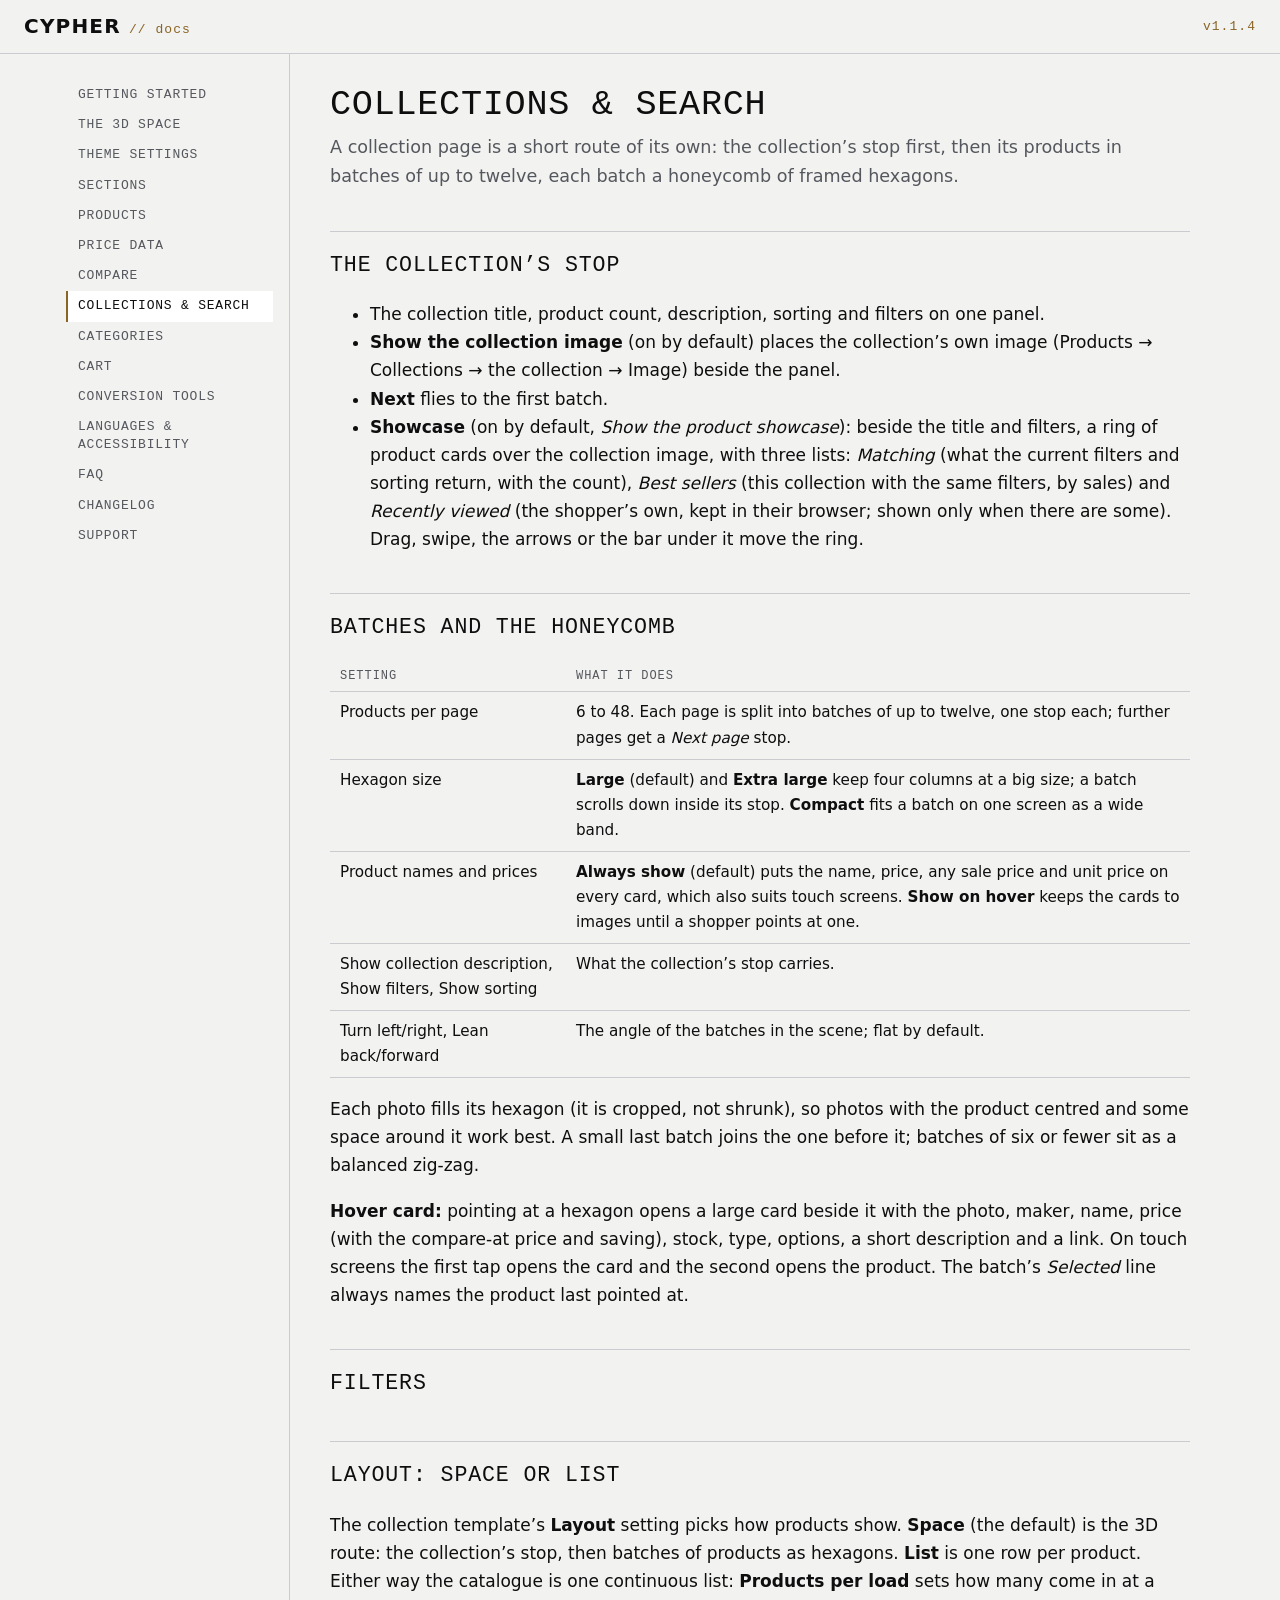
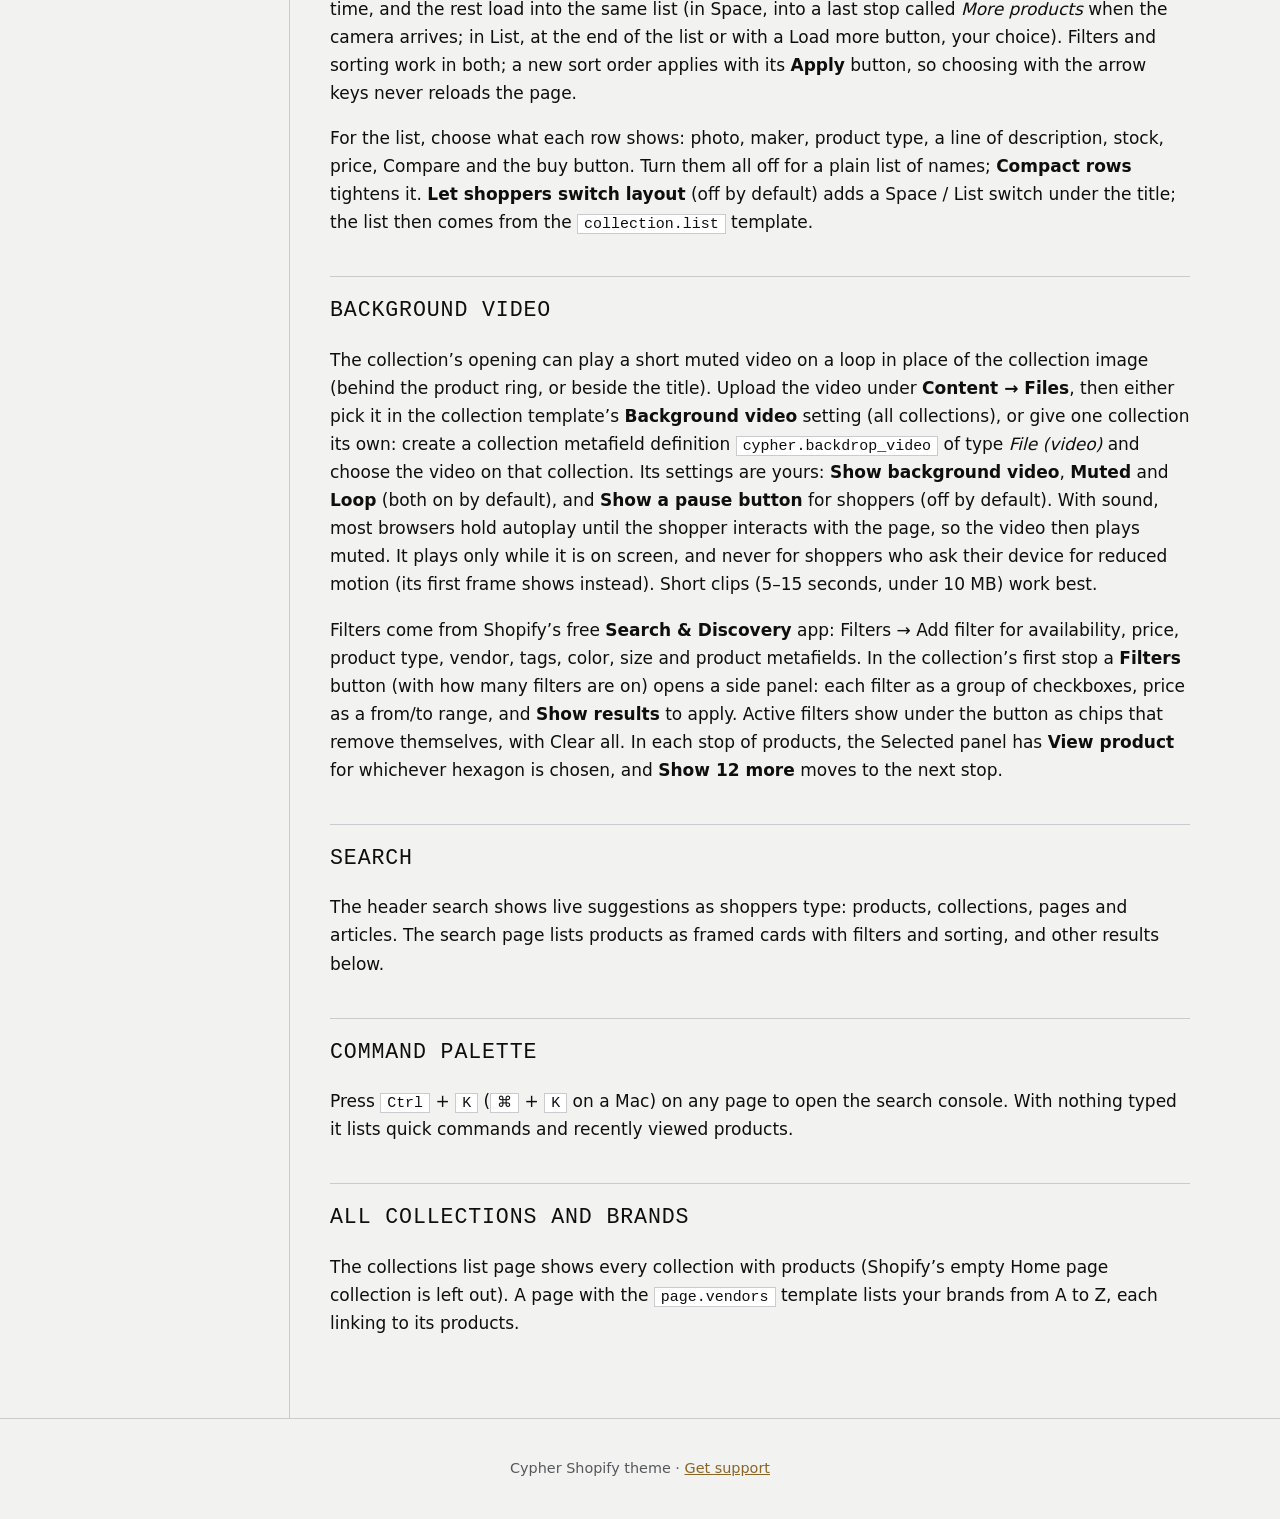
<file: collections-search.html>
<!doctype html>
<html lang="en">
<head>
<meta charset="utf-8">
<meta name="viewport" content="width=device-width, initial-scale=1">
<title>Collections &amp; search · Cypher theme documentation</title>
<meta name="description" content="Documentation for the Cypher Shopify theme: the 3D space, setup, settings, sections and support.">
<link rel="stylesheet" href="assets/docs.css">
</head>
<body>
<a class="skip" href="#content">Skip to content</a>
<header class="top">
  <a class="brand" href="index.html">CYPHER <span>// docs</span></a>
  <span class="version">v1.1.4</span>
</header>
<div class="shell">
  <nav class="nav" aria-label="Documentation">
    <ol>
      <li><a href="index.html">Getting started</a></li>
      <li><a href="space.html">The 3D space</a></li>
      <li><a href="theme-settings.html">Theme settings</a></li>
      <li><a href="sections.html">Sections</a></li>
      <li><a href="products.html">Products</a></li>
      <li><a href="price-data.html">Price data</a></li>
      <li><a href="compare.html">Compare</a></li>
      <li><a href="collections-search.html" aria-current="page">Collections & search</a></li>
      <li><a href="categories.html">Categories</a></li>
      <li><a href="cart.html">Cart</a></li>
      <li><a href="conversion.html">Conversion tools</a></li>
      <li><a href="languages-accessibility.html">Languages & accessibility</a></li>
      <li><a href="faq.html">FAQ</a></li>
      <li><a href="changelog.html">Changelog</a></li>
      <li><a href="support.html">Support</a></li>
    </ol>
  </nav>
  <main id="content" class="content" tabindex="-1">
<h1>Collections &amp; search</h1>
<p class="lead">A collection page is a short route of its own: the collection’s stop first, then its products in batches of up to twelve, each batch a honeycomb of framed hexagons.</p>

<h2>The collection’s stop</h2>
<ul>
  <li>The collection title, product count, description, sorting and filters on one panel.</li>
  <li><strong>Show the collection image</strong> (on by default) places the collection’s own image (Products → Collections → the collection → Image) beside the panel.</li>
  <li><strong>Next</strong> flies to the first batch.</li>
  <li><strong>Showcase</strong> (on by default, <em>Show the product showcase</em>): beside the title and filters, a ring of product cards over the collection image, with three lists: <em>Matching</em> (what the current filters and sorting return, with the count), <em>Best sellers</em> (this collection with the same filters, by sales) and <em>Recently viewed</em> (the shopper’s own, kept in their browser; shown only when there are some). Drag, swipe, the arrows or the bar under it move the ring.</li>
</ul>

<h2>Batches and the honeycomb</h2>
<table>
  <thead><tr><th>Setting</th><th>What it does</th></tr></thead>
  <tbody>
    <tr><td>Products per page</td><td>6 to 48. Each page is split into batches of up to twelve, one stop each; further pages get a <em>Next page</em> stop.</td></tr>
    <tr><td>Hexagon size</td><td><strong>Large</strong> (default) and <strong>Extra large</strong> keep four columns at a big size; a batch scrolls down inside its stop. <strong>Compact</strong> fits a batch on one screen as a wide band.</td></tr>
    <tr><td>Product names and prices</td><td><strong>Always show</strong> (default) puts the name, price, any sale price and unit price on every card, which also suits touch screens. <strong>Show on hover</strong> keeps the cards to images until a shopper points at one.</td></tr>
    <tr><td>Show collection description, Show filters, Show sorting</td><td>What the collection’s stop carries.</td></tr>
    <tr><td>Turn left/right, Lean back/forward</td><td>The angle of the batches in the scene; flat by default.</td></tr>
  </tbody>
</table>
<p>Each photo fills its hexagon (it is cropped, not shrunk), so photos with the product centred and some space around it work best. A small last batch joins the one before it; batches of six or fewer sit as a balanced zig-zag.</p>
<p><strong>Hover card:</strong> pointing at a hexagon opens a large card beside it with the photo, maker, name, price (with the compare-at price and saving), stock, type, options, a short description and a link. On touch screens the first tap opens the card and the second opens the product. The batch’s <em>Selected</em> line always names the product last pointed at.</p>

<h2>Filters</h2>
<h2>Layout: Space or List</h2>
<p>The collection template’s <strong>Layout</strong> setting picks how products show. <strong>Space</strong> (the default) is the 3D route: the collection’s stop, then batches of products as hexagons. <strong>List</strong> is one row per product. Either way the catalogue is one continuous list: <strong>Products per load</strong> sets how many come in at a time, and the rest load into the same list (in Space, into a last stop called <em>More products</em> when the camera arrives; in List, at the end of the list or with a Load more button, your choice). Filters and sorting work in both; a new sort order applies with its <strong>Apply</strong> button, so choosing with the arrow keys never reloads the page.</p>
<p>For the list, choose what each row shows: photo, maker, product type, a line of description, stock, price, Compare and the buy button. Turn them all off for a plain list of names; <strong>Compact rows</strong> tightens it. <strong>Let shoppers switch layout</strong> (off by default) adds a Space / List switch under the title; the list then comes from the <code>collection.list</code> template.</p>

<h2>Background video</h2>
<p>The collection’s opening can play a short muted video on a loop in place of the collection image (behind the product ring, or beside the title). Upload the video under <strong>Content → Files</strong>, then either pick it in the collection template’s <strong>Background video</strong> setting (all collections), or give one collection its own: create a collection metafield definition <code>cypher.backdrop_video</code> of type <em>File (video)</em> and choose the video on that collection. Its settings are yours: <strong>Show background video</strong>, <strong>Muted</strong> and <strong>Loop</strong> (both on by default), and <strong>Show a pause button</strong> for shoppers (off by default). With sound, most browsers hold autoplay until the shopper interacts with the page, so the video then plays muted. It plays only while it is on screen, and never for shoppers who ask their device for reduced motion (its first frame shows instead). Short clips (5–15 seconds, under 10 MB) work best.</p>
<p>Filters come from Shopify’s free <strong>Search &amp; Discovery</strong> app: Filters → Add filter for availability, price, product type, vendor, tags, color, size and product metafields. In the collection’s first stop a <strong>Filters</strong> button (with how many filters are on) opens a side panel: each filter as a group of checkboxes, price as a from/to range, and <strong>Show results</strong> to apply. Active filters show under the button as chips that remove themselves, with Clear all. In each stop of products, the Selected panel has <strong>View product</strong> for whichever hexagon is chosen, and <strong>Show 12 more</strong> moves to the next stop.</p>

<h2>Search</h2>
<p>The header search shows live suggestions as shoppers type: products, collections, pages and articles. The search page lists products as framed cards with filters and sorting, and other results below.</p>

<h2>Command palette</h2>
<p>Press <kbd>Ctrl</kbd> + <kbd>K</kbd> (<kbd>⌘</kbd> + <kbd>K</kbd> on a Mac) on any page to open the search console. With nothing typed it lists quick commands and recently viewed products.</p>

<h2>All collections and brands</h2>
<p>The collections list page shows every collection with products (Shopify’s empty Home page collection is left out). A page with the <code>page.vendors</code> template lists your brands from A to Z, each linking to its products.</p>

  </main>
</div>
<footer class="foot">
  <p>Cypher Shopify theme · <a href="support.html">Get support</a></p>
</footer>
</body>
</html>
</file>
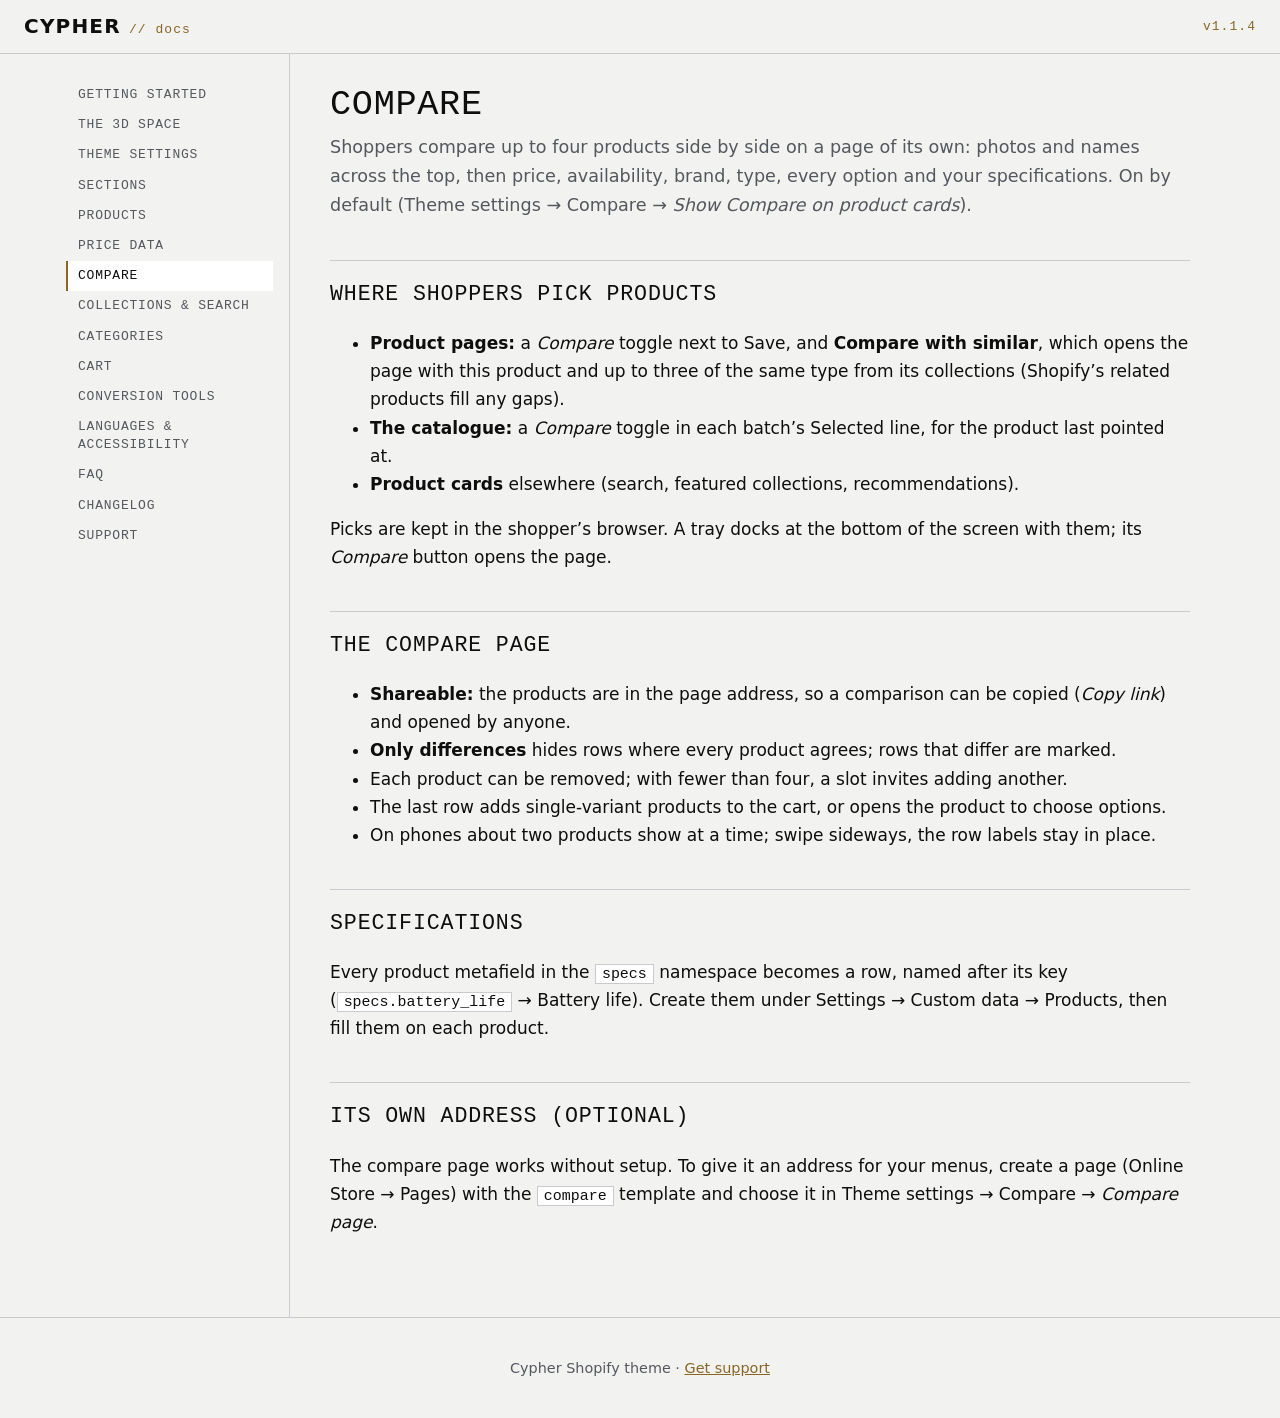
<file: compare.html>
<!doctype html>
<html lang="en">
<head>
<meta charset="utf-8">
<meta name="viewport" content="width=device-width, initial-scale=1">
<title>Compare · Cypher theme documentation</title>
<meta name="description" content="Documentation for the Cypher Shopify theme: the 3D space, setup, settings, sections and support.">
<link rel="stylesheet" href="assets/docs.css">
</head>
<body>
<a class="skip" href="#content">Skip to content</a>
<header class="top">
  <a class="brand" href="index.html">CYPHER <span>// docs</span></a>
  <span class="version">v1.1.4</span>
</header>
<div class="shell">
  <nav class="nav" aria-label="Documentation">
    <ol>
      <li><a href="index.html">Getting started</a></li>
      <li><a href="space.html">The 3D space</a></li>
      <li><a href="theme-settings.html">Theme settings</a></li>
      <li><a href="sections.html">Sections</a></li>
      <li><a href="products.html">Products</a></li>
      <li><a href="price-data.html">Price data</a></li>
      <li><a href="compare.html" aria-current="page">Compare</a></li>
      <li><a href="collections-search.html">Collections & search</a></li>
      <li><a href="categories.html">Categories</a></li>
      <li><a href="cart.html">Cart</a></li>
      <li><a href="conversion.html">Conversion tools</a></li>
      <li><a href="languages-accessibility.html">Languages & accessibility</a></li>
      <li><a href="faq.html">FAQ</a></li>
      <li><a href="changelog.html">Changelog</a></li>
      <li><a href="support.html">Support</a></li>
    </ol>
  </nav>
  <main id="content" class="content" tabindex="-1">
<h1>Compare</h1>
<p class="lead">Shoppers compare up to four products side by side on a page of its own: photos and names across the top, then price, availability, brand, type, every option and your specifications. On by default (Theme settings → Compare → <em>Show Compare on product cards</em>).</p>

<h2>Where shoppers pick products</h2>
<ul>
  <li><strong>Product pages:</strong> a <em>Compare</em> toggle next to Save, and <strong>Compare with similar</strong>, which opens the page with this product and up to three of the same type from its collections (Shopify’s related products fill any gaps).</li>
  <li><strong>The catalogue:</strong> a <em>Compare</em> toggle in each batch’s Selected line, for the product last pointed at.</li>
  <li><strong>Product cards</strong> elsewhere (search, featured collections, recommendations).</li>
</ul>
<p>Picks are kept in the shopper’s browser. A tray docks at the bottom of the screen with them; its <em>Compare</em> button opens the page.</p>

<h2>The compare page</h2>
<ul>
  <li><strong>Shareable:</strong> the products are in the page address, so a comparison can be copied (<em>Copy link</em>) and opened by anyone.</li>
  <li><strong>Only differences</strong> hides rows where every product agrees; rows that differ are marked.</li>
  <li>Each product can be removed; with fewer than four, a slot invites adding another.</li>
  <li>The last row adds single-variant products to the cart, or opens the product to choose options.</li>
  <li>On phones about two products show at a time; swipe sideways, the row labels stay in place.</li>
</ul>

<h2>Specifications</h2>
<p>Every product metafield in the <code>specs</code> namespace becomes a row, named after its key (<code>specs.battery_life</code> → Battery life). Create them under Settings → Custom data → Products, then fill them on each product.</p>

<h2>Its own address (optional)</h2>
<p>The compare page works without setup. To give it an address for your menus, create a page (Online Store → Pages) with the <code>compare</code> template and choose it in Theme settings → Compare → <em>Compare page</em>.</p>

  </main>
</div>
<footer class="foot">
  <p>Cypher Shopify theme · <a href="support.html">Get support</a></p>
</footer>
</body>
</html>
</file>
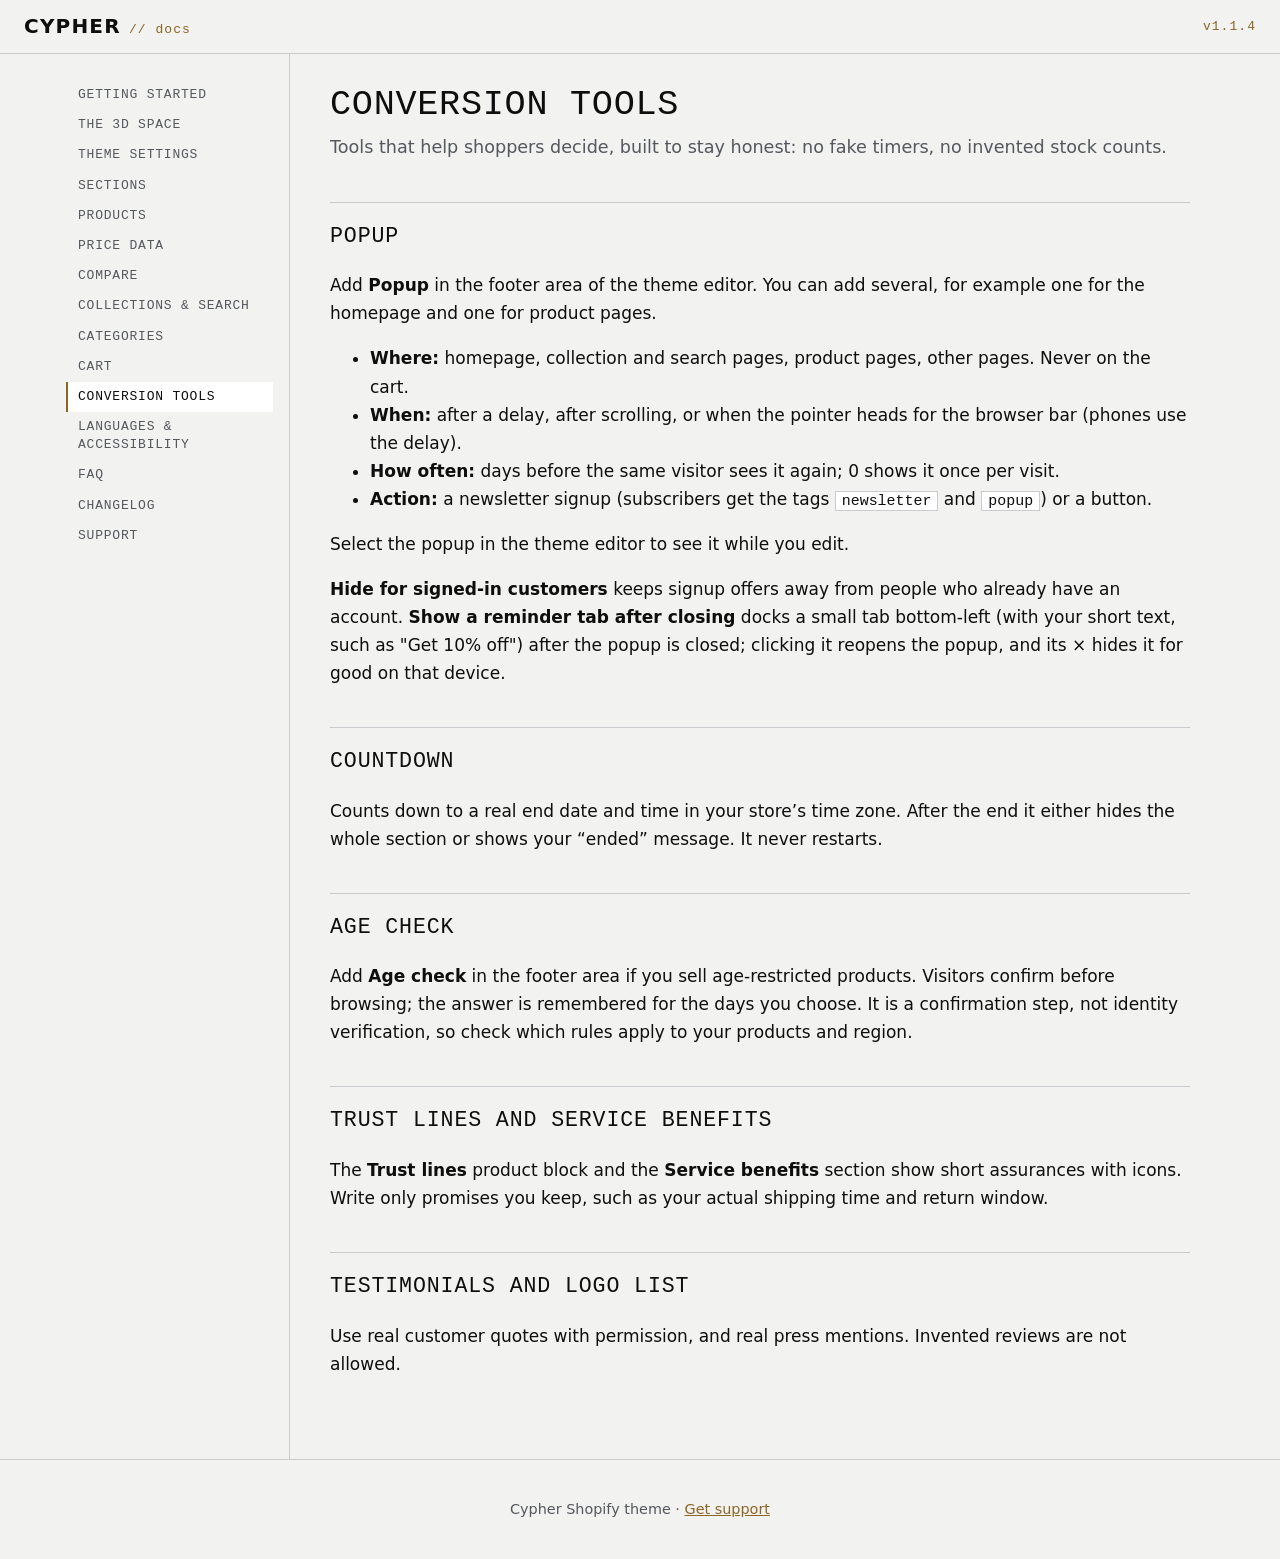
<file: conversion.html>
<!doctype html>
<html lang="en">
<head>
<meta charset="utf-8">
<meta name="viewport" content="width=device-width, initial-scale=1">
<title>Conversion tools · Cypher theme documentation</title>
<meta name="description" content="Documentation for the Cypher Shopify theme: the 3D space, setup, settings, sections and support.">
<link rel="stylesheet" href="assets/docs.css">
</head>
<body>
<a class="skip" href="#content">Skip to content</a>
<header class="top">
  <a class="brand" href="index.html">CYPHER <span>// docs</span></a>
  <span class="version">v1.1.4</span>
</header>
<div class="shell">
  <nav class="nav" aria-label="Documentation">
    <ol>
      <li><a href="index.html">Getting started</a></li>
      <li><a href="space.html">The 3D space</a></li>
      <li><a href="theme-settings.html">Theme settings</a></li>
      <li><a href="sections.html">Sections</a></li>
      <li><a href="products.html">Products</a></li>
      <li><a href="price-data.html">Price data</a></li>
      <li><a href="compare.html">Compare</a></li>
      <li><a href="collections-search.html">Collections & search</a></li>
      <li><a href="categories.html">Categories</a></li>
      <li><a href="cart.html">Cart</a></li>
      <li><a href="conversion.html" aria-current="page">Conversion tools</a></li>
      <li><a href="languages-accessibility.html">Languages & accessibility</a></li>
      <li><a href="faq.html">FAQ</a></li>
      <li><a href="changelog.html">Changelog</a></li>
      <li><a href="support.html">Support</a></li>
    </ol>
  </nav>
  <main id="content" class="content" tabindex="-1">
<h1>Conversion tools</h1>
<p class="lead">Tools that help shoppers decide, built to stay honest: no fake timers, no invented stock counts.</p>

<h2>Popup</h2>
<p>Add <strong>Popup</strong> in the footer area of the theme editor. You can add several, for example one for the homepage and one for product pages.</p>
<ul>
  <li><strong>Where:</strong> homepage, collection and search pages, product pages, other pages. Never on the cart.</li>
  <li><strong>When:</strong> after a delay, after scrolling, or when the pointer heads for the browser bar (phones use the delay).</li>
  <li><strong>How often:</strong> days before the same visitor sees it again; 0 shows it once per visit.</li>
  <li><strong>Action:</strong> a newsletter signup (subscribers get the tags <code>newsletter</code> and <code>popup</code>) or a button.</li>
</ul>
<p>Select the popup in the theme editor to see it while you edit.</p>

<p><strong>Hide for signed-in customers</strong> keeps signup offers away from people who already have an account. <strong>Show a reminder tab after closing</strong> docks a small tab bottom-left (with your short text, such as "Get 10% off") after the popup is closed; clicking it reopens the popup, and its × hides it for good on that device.</p>

<h2>Countdown</h2>
<p>Counts down to a real end date and time in your store’s time zone. After the end it either hides the whole section or shows your “ended” message. It never restarts.</p>

<h2>Age check</h2>
<p>Add <strong>Age check</strong> in the footer area if you sell age-restricted products. Visitors confirm before browsing; the answer is remembered for the days you choose. It is a confirmation step, not identity verification, so check which rules apply to your products and region.</p>

<h2>Trust lines and service benefits</h2>
<p>The <strong>Trust lines</strong> product block and the <strong>Service benefits</strong> section show short assurances with icons. Write only promises you keep, such as your actual shipping time and return window.</p>

<h2>Testimonials and logo list</h2>
<p>Use real customer quotes with permission, and real press mentions. Invented reviews are not allowed.</p>

  </main>
</div>
<footer class="foot">
  <p>Cypher Shopify theme · <a href="support.html">Get support</a></p>
</footer>
</body>
</html>
</file>
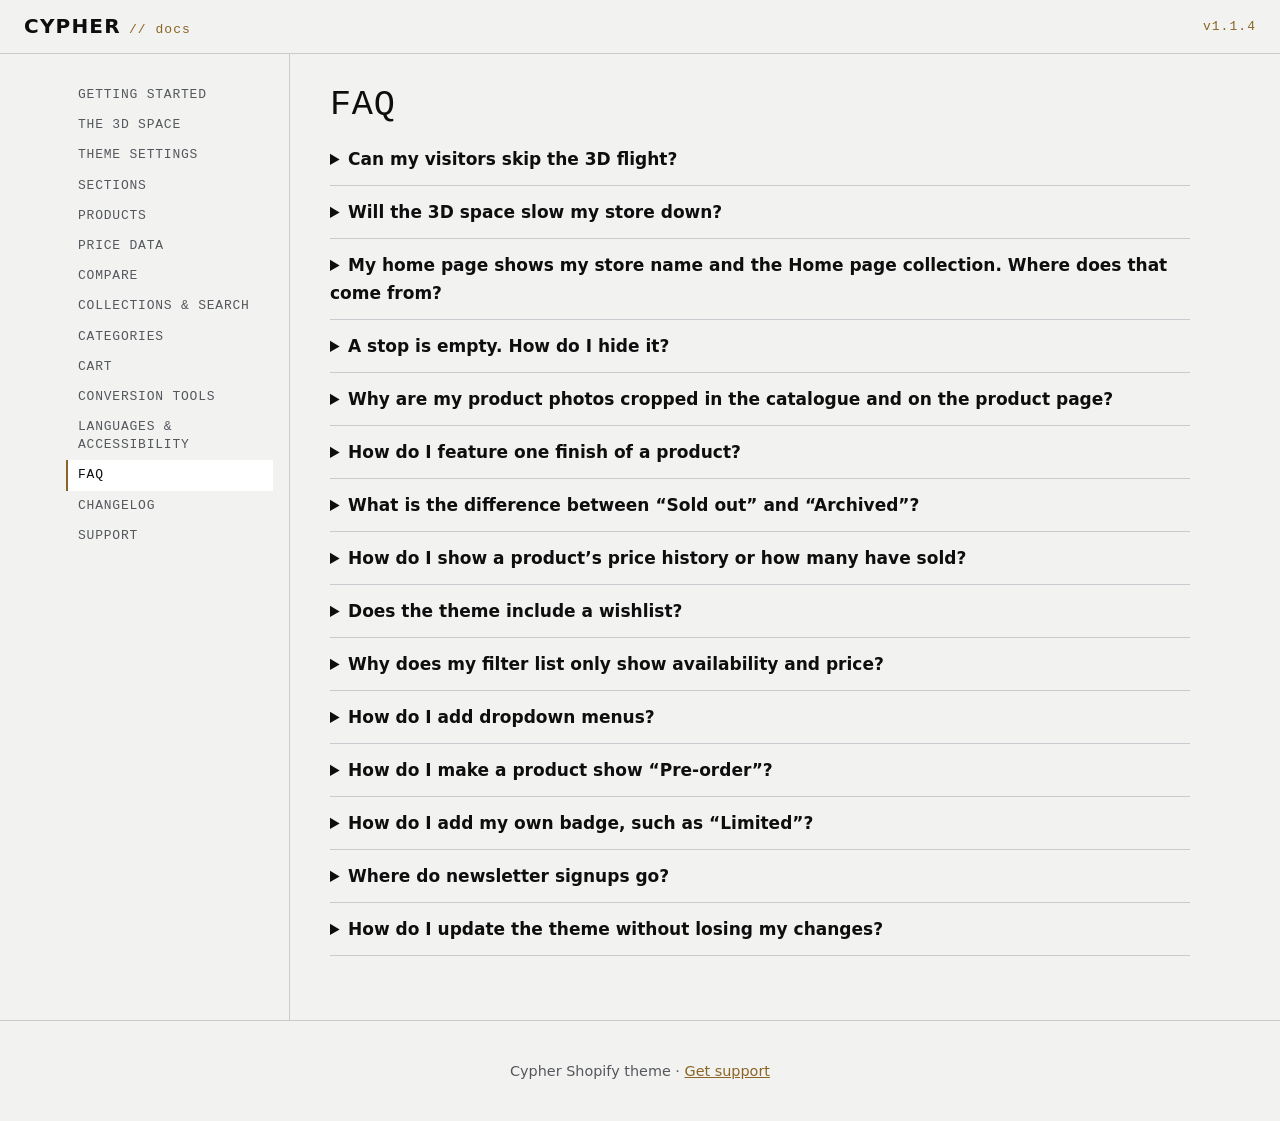
<file: faq.html>
<!doctype html>
<html lang="en">
<head>
<meta charset="utf-8">
<meta name="viewport" content="width=device-width, initial-scale=1">
<title>FAQ · Cypher theme documentation</title>
<meta name="description" content="Documentation for the Cypher Shopify theme: the 3D space, setup, settings, sections and support.">
<link rel="stylesheet" href="assets/docs.css">
</head>
<body>
<a class="skip" href="#content">Skip to content</a>
<header class="top">
  <a class="brand" href="index.html">CYPHER <span>// docs</span></a>
  <span class="version">v1.1.4</span>
</header>
<div class="shell">
  <nav class="nav" aria-label="Documentation">
    <ol>
      <li><a href="index.html">Getting started</a></li>
      <li><a href="space.html">The 3D space</a></li>
      <li><a href="theme-settings.html">Theme settings</a></li>
      <li><a href="sections.html">Sections</a></li>
      <li><a href="products.html">Products</a></li>
      <li><a href="price-data.html">Price data</a></li>
      <li><a href="compare.html">Compare</a></li>
      <li><a href="collections-search.html">Collections & search</a></li>
      <li><a href="categories.html">Categories</a></li>
      <li><a href="cart.html">Cart</a></li>
      <li><a href="conversion.html">Conversion tools</a></li>
      <li><a href="languages-accessibility.html">Languages & accessibility</a></li>
      <li><a href="faq.html" aria-current="page">FAQ</a></li>
      <li><a href="changelog.html">Changelog</a></li>
      <li><a href="support.html">Support</a></li>
    </ol>
  </nav>
  <main id="content" class="content" tabindex="-1">
<h1>FAQ</h1>

<details><summary>Can my visitors skip the 3D flight?</summary><p>Yes. The <strong>3D / Page</strong> switch in the header gives any visitor a regular scrolling page with the same content, and remembers their choice. Theme settings → Storm → <em>Visitors start in</em> sets what new visitors see first. People who prefer reduced motion start in page view automatically.</p></details>

<details><summary>Will the 3D space slow my store down?</summary><p>The theme’s own code is small (about 30 KB of scripts and 30 KB of styles per page). The city and clouds draw only while they can be seen, pause in background tabs, and can be turned off per part, or separately on phones (Theme settings → Storm → On phones).</p></details>

<details><summary>My home page shows my store name and the Home page collection. Where does that come from?</summary><p>Every stop reads your store when you leave its text empty: the Release stop uses Shopify’s <em>Home page</em> collection image (or your first collection with an image), then your store name and description. Fill in the block’s own fields to replace them.</p></details>

<details><summary>A stop is empty. How do I hide it?</summary><p>Fill it (choose a product, collections or an article), remove the block, or turn on <em>Hide stops without content</em> in the Cypher space section.</p></details>

<details><summary>Why are my product photos cropped in the catalogue and on the product page?</summary><p>The catalogue cells (hexagons, circles or rounded cards, depending on the preset) and the product frame cut the photo to their shape. Photos with the product centred and some space around it work best. On the product page, set <em>Product photo frame</em> to Floating to show the whole photo, or adjust the <em>Photo mat</em>.</p></details>

<details><summary>How do I feature one finish of a product?</summary><p>In the Featured product stop, type the option value in <em>Finish</em> (for example Black or 80 cm). The stop shows that variant’s photo, price and stock, and links to it.</p></details>

<details><summary>What is the difference between “Sold out” and “Archived”?</summary><p>“Sold out” is temporary: shoppers can send a restock request. Tag a product <code>archive</code> when it will not come back: once sold out it reads “Archived” and offers no request. See <a href="products.html">Products</a>.</p></details>

<details><summary>How do I show a product’s price history or how many have sold?</summary><p>Turn them on in the Price and stock block, then fill two product metafields. See <a href="price-data.html">Price data</a>.</p></details>

<details><summary>Does the theme include a wishlist?</summary><p>Favorites: shoppers save products with a heart and see them in a drawer. The list is kept in the shopper’s browser only (the drawer says so); it is not shared with you or synced across devices. For accounts-based wishlists, use a wishlist app.</p></details>

<details><summary>Why does my filter list only show availability and price?</summary><p>Filters come from the Search &amp; Discovery app. Add product type, vendor, color, size and more under Filters → Add filter.</p></details>

<details><summary>How do I add dropdown menus?</summary><p>In Online Store → Navigation, drag links under another link to nest them. Nested links open as dropdowns in the header and as lists in the phone menu.</p></details>

<details><summary>How do I make a product show “Pre-order”?</summary><p>Tag it <code>pre-order</code> or <code>preorder</code>, or assign the product.preorder template and write your expected date in its note.</p></details>

<details><summary>How do I add my own badge, such as “Limited”?</summary><p>Tag the product <code>badge:Limited</code>. Any text after <code>badge:</code> works.</p></details>

<details><summary>Where do newsletter signups go?</summary><p>To Customers in your admin, tagged <code>newsletter</code> (and <code>popup</code> for popup signups).</p></details>

<details><summary>How do I update the theme without losing my changes?</summary><p>When an update is available, Shopify offers it in Online Store → Themes. Your settings and content carry over; code edits you made yourself do not, so keep a note of them.</p></details>

  </main>
</div>
<footer class="foot">
  <p>Cypher Shopify theme · <a href="support.html">Get support</a></p>
</footer>
</body>
</html>
</file>
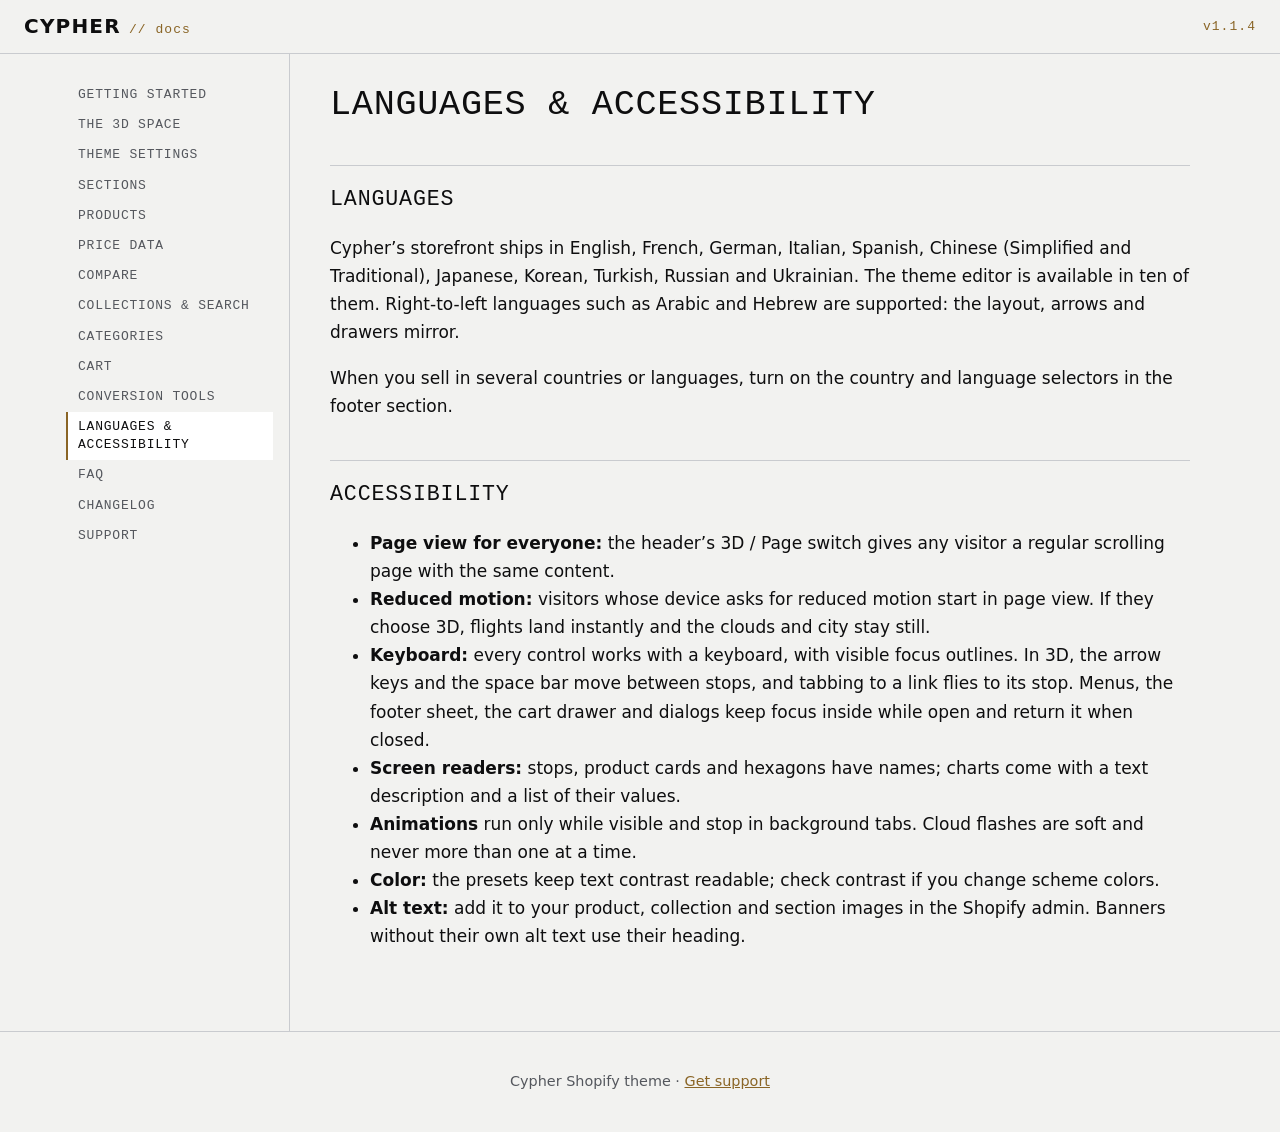
<file: languages-accessibility.html>
<!doctype html>
<html lang="en">
<head>
<meta charset="utf-8">
<meta name="viewport" content="width=device-width, initial-scale=1">
<title>Languages &amp; accessibility · Cypher theme documentation</title>
<meta name="description" content="Documentation for the Cypher Shopify theme: the 3D space, setup, settings, sections and support.">
<link rel="stylesheet" href="assets/docs.css">
</head>
<body>
<a class="skip" href="#content">Skip to content</a>
<header class="top">
  <a class="brand" href="index.html">CYPHER <span>// docs</span></a>
  <span class="version">v1.1.4</span>
</header>
<div class="shell">
  <nav class="nav" aria-label="Documentation">
    <ol>
      <li><a href="index.html">Getting started</a></li>
      <li><a href="space.html">The 3D space</a></li>
      <li><a href="theme-settings.html">Theme settings</a></li>
      <li><a href="sections.html">Sections</a></li>
      <li><a href="products.html">Products</a></li>
      <li><a href="price-data.html">Price data</a></li>
      <li><a href="compare.html">Compare</a></li>
      <li><a href="collections-search.html">Collections & search</a></li>
      <li><a href="categories.html">Categories</a></li>
      <li><a href="cart.html">Cart</a></li>
      <li><a href="conversion.html">Conversion tools</a></li>
      <li><a href="languages-accessibility.html" aria-current="page">Languages & accessibility</a></li>
      <li><a href="faq.html">FAQ</a></li>
      <li><a href="changelog.html">Changelog</a></li>
      <li><a href="support.html">Support</a></li>
    </ol>
  </nav>
  <main id="content" class="content" tabindex="-1">
<h1>Languages &amp; accessibility</h1>

<h2>Languages</h2>
<p>Cypher’s storefront ships in English, French, German, Italian, Spanish, Chinese (Simplified and Traditional), Japanese, Korean, Turkish, Russian and Ukrainian. The theme editor is available in ten of them. Right-to-left languages such as Arabic and Hebrew are supported: the layout, arrows and drawers mirror.</p>
<p>When you sell in several countries or languages, turn on the country and language selectors in the footer section.</p>

<h2>Accessibility</h2>
<ul>
  <li><strong>Page view for everyone:</strong> the header’s 3D / Page switch gives any visitor a regular scrolling page with the same content.</li>
  <li><strong>Reduced motion:</strong> visitors whose device asks for reduced motion start in page view. If they choose 3D, flights land instantly and the clouds and city stay still.</li>
  <li><strong>Keyboard:</strong> every control works with a keyboard, with visible focus outlines. In 3D, the arrow keys and the space bar move between stops, and tabbing to a link flies to its stop. Menus, the footer sheet, the cart drawer and dialogs keep focus inside while open and return it when closed.</li>
  <li><strong>Screen readers:</strong> stops, product cards and hexagons have names; charts come with a text description and a list of their values.</li>
  <li><strong>Animations</strong> run only while visible and stop in background tabs. Cloud flashes are soft and never more than one at a time.</li>
  <li><strong>Color:</strong> the presets keep text contrast readable; check contrast if you change scheme colors.</li>
  <li><strong>Alt text:</strong> add it to your product, collection and section images in the Shopify admin. Banners without their own alt text use their heading.</li>
</ul>

  </main>
</div>
<footer class="foot">
  <p>Cypher Shopify theme · <a href="support.html">Get support</a></p>
</footer>
</body>
</html>
</file>
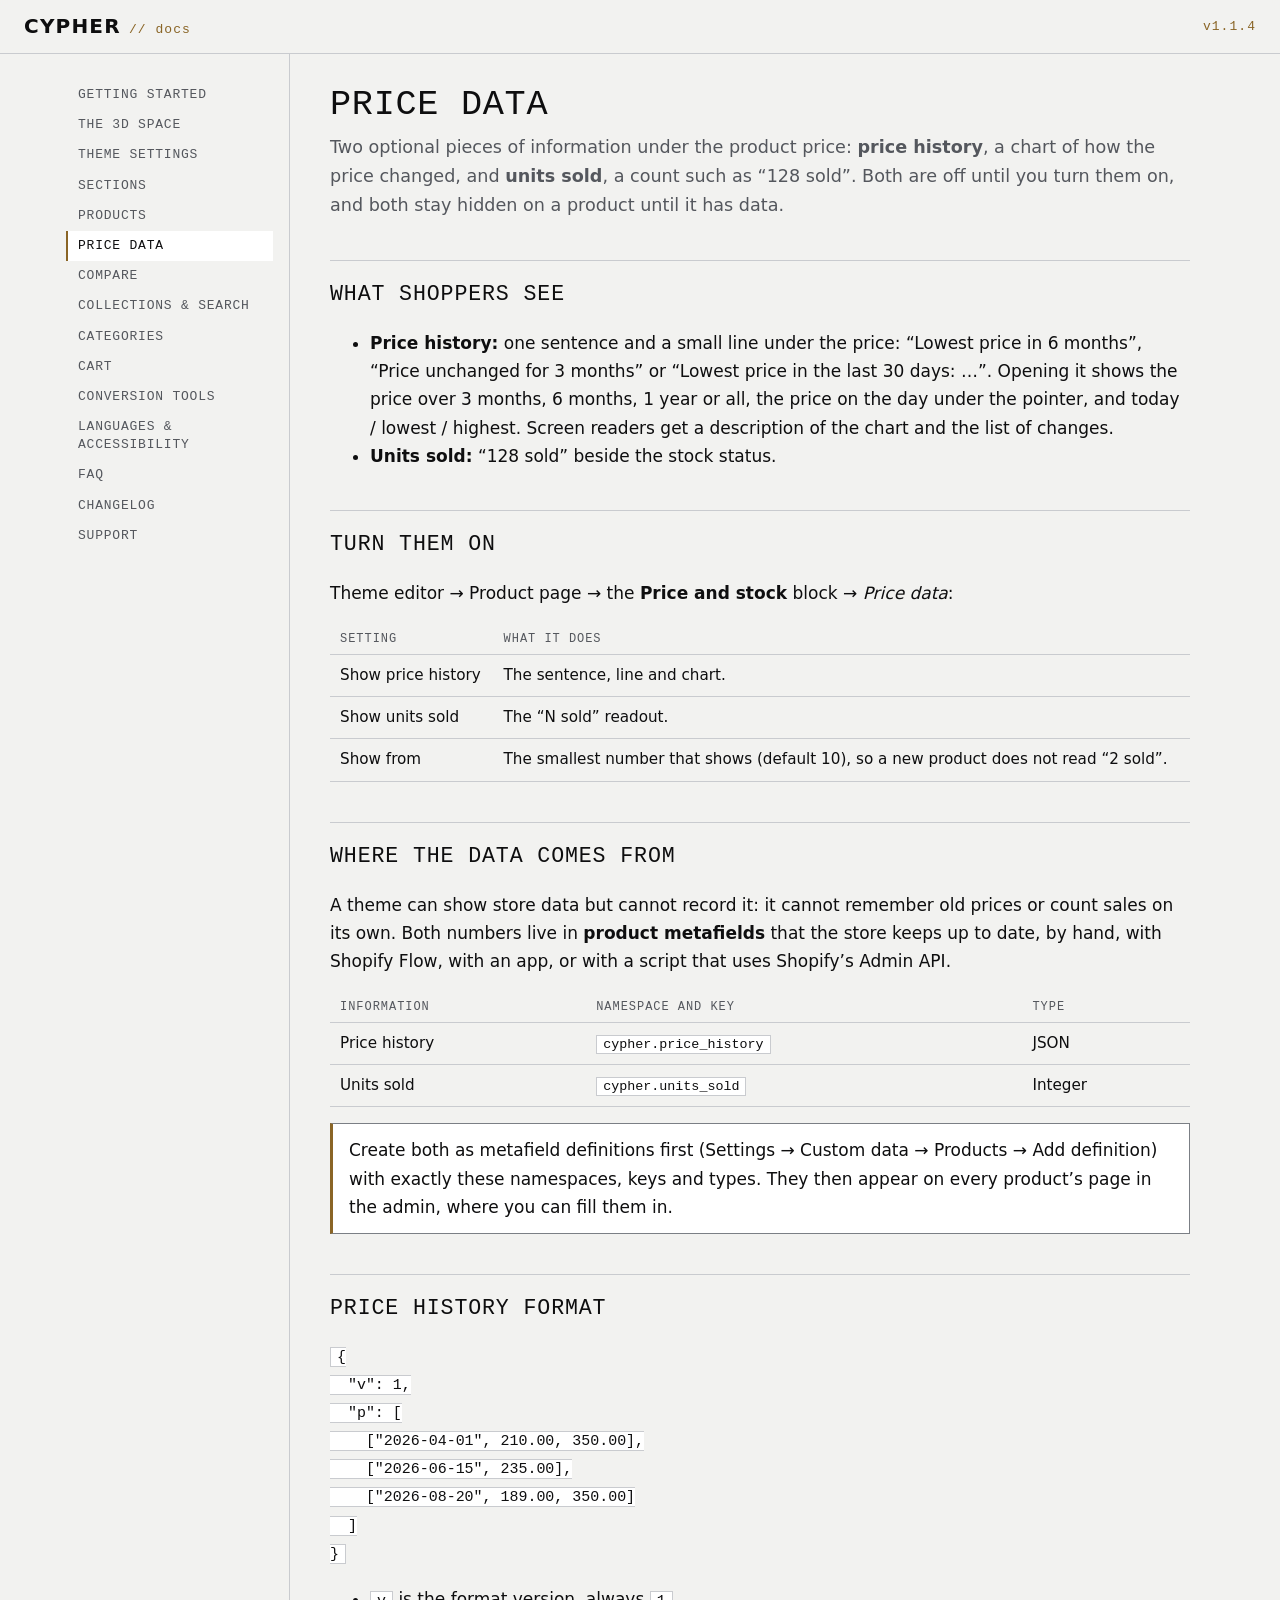
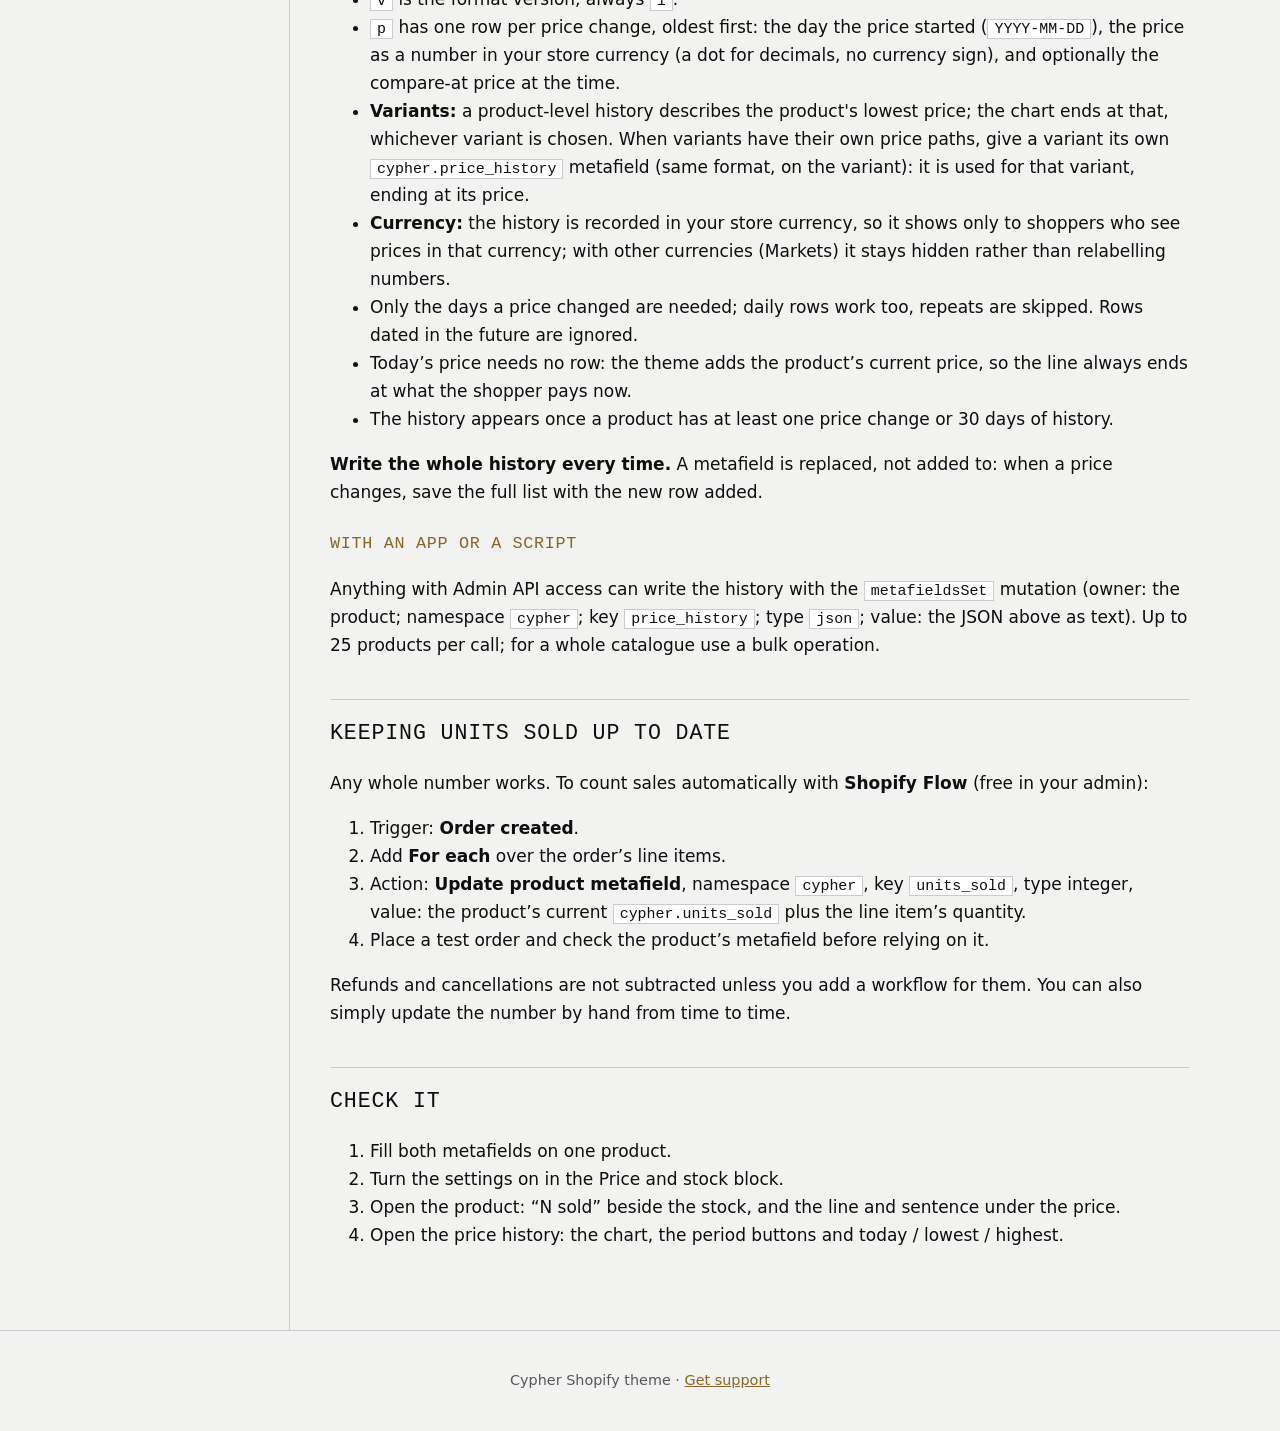
<file: price-data.html>
<!doctype html>
<html lang="en">
<head>
<meta charset="utf-8">
<meta name="viewport" content="width=device-width, initial-scale=1">
<title>Price data · Cypher theme documentation</title>
<meta name="description" content="Documentation for the Cypher Shopify theme: the 3D space, setup, settings, sections and support.">
<link rel="stylesheet" href="assets/docs.css">
</head>
<body>
<a class="skip" href="#content">Skip to content</a>
<header class="top">
  <a class="brand" href="index.html">CYPHER <span>// docs</span></a>
  <span class="version">v1.1.4</span>
</header>
<div class="shell">
  <nav class="nav" aria-label="Documentation">
    <ol>
      <li><a href="index.html">Getting started</a></li>
      <li><a href="space.html">The 3D space</a></li>
      <li><a href="theme-settings.html">Theme settings</a></li>
      <li><a href="sections.html">Sections</a></li>
      <li><a href="products.html">Products</a></li>
      <li><a href="price-data.html" aria-current="page">Price data</a></li>
      <li><a href="compare.html">Compare</a></li>
      <li><a href="collections-search.html">Collections & search</a></li>
      <li><a href="categories.html">Categories</a></li>
      <li><a href="cart.html">Cart</a></li>
      <li><a href="conversion.html">Conversion tools</a></li>
      <li><a href="languages-accessibility.html">Languages & accessibility</a></li>
      <li><a href="faq.html">FAQ</a></li>
      <li><a href="changelog.html">Changelog</a></li>
      <li><a href="support.html">Support</a></li>
    </ol>
  </nav>
  <main id="content" class="content" tabindex="-1">
<h1>Price data</h1>
<p class="lead">Two optional pieces of information under the product price: <strong>price history</strong>, a chart of how the price changed, and <strong>units sold</strong>, a count such as “128 sold”. Both are off until you turn them on, and both stay hidden on a product until it has data.</p>

<h2>What shoppers see</h2>
<ul>
  <li><strong>Price history:</strong> one sentence and a small line under the price: “Lowest price in 6 months”, “Price unchanged for 3 months” or “Lowest price in the last 30 days: …”. Opening it shows the price over 3 months, 6 months, 1 year or all, the price on the day under the pointer, and today / lowest / highest. Screen readers get a description of the chart and the list of changes.</li>
  <li><strong>Units sold:</strong> “128 sold” beside the stock status.</li>
</ul>

<h2>Turn them on</h2>
<p>Theme editor → Product page → the <strong>Price and stock</strong> block → <em>Price data</em>:</p>
<table>
  <thead><tr><th>Setting</th><th>What it does</th></tr></thead>
  <tbody>
    <tr><td>Show price history</td><td>The sentence, line and chart.</td></tr>
    <tr><td>Show units sold</td><td>The “N sold” readout.</td></tr>
    <tr><td>Show from</td><td>The smallest number that shows (default 10), so a new product does not read “2 sold”.</td></tr>
  </tbody>
</table>

<h2>Where the data comes from</h2>
<p>A theme can show store data but cannot record it: it cannot remember old prices or count sales on its own. Both numbers live in <strong>product metafields</strong> that the store keeps up to date, by hand, with Shopify Flow, with an app, or with a script that uses Shopify’s Admin API.</p>
<table>
  <thead><tr><th>Information</th><th>Namespace and key</th><th>Type</th></tr></thead>
  <tbody>
    <tr><td>Price history</td><td><code>cypher.price_history</code></td><td>JSON</td></tr>
    <tr><td>Units sold</td><td><code>cypher.units_sold</code></td><td>Integer</td></tr>
  </tbody>
</table>
<div class="note">Create both as metafield definitions first (Settings → Custom data → Products → Add definition) with exactly these namespaces, keys and types. They then appear on every product’s page in the admin, where you can fill them in.</div>

<h2>Price history format</h2>
<pre><code>{
  "v": 1,
  "p": [
    ["2026-04-01", 210.00, 350.00],
    ["2026-06-15", 235.00],
    ["2026-08-20", 189.00, 350.00]
  ]
}</code></pre>
<ul>
  <li><code>v</code> is the format version, always <code>1</code>.</li>
  <li><code>p</code> has one row per price change, oldest first: the day the price started (<code>YYYY-MM-DD</code>), the price as a number in your store currency (a dot for decimals, no currency sign), and optionally the compare-at price at the time.</li>
  <li><strong>Variants:</strong> a product-level history describes the product's lowest price; the chart ends at that, whichever variant is chosen. When variants have their own price paths, give a variant its own <code>cypher.price_history</code> metafield (same format, on the variant): it is used for that variant, ending at its price.</li>
  <li><strong>Currency:</strong> the history is recorded in your store currency, so it shows only to shoppers who see prices in that currency; with other currencies (Markets) it stays hidden rather than relabelling numbers.</li>
  <li>Only the days a price changed are needed; daily rows work too, repeats are skipped. Rows dated in the future are ignored.</li>
  <li>Today’s price needs no row: the theme adds the product’s current price, so the line always ends at what the shopper pays now.</li>
  <li>The history appears once a product has at least one price change or 30 days of history.</li>
</ul>
<p><strong>Write the whole history every time.</strong> A metafield is replaced, not added to: when a price changes, save the full list with the new row added.</p>

<h3>With an app or a script</h3>
<p>Anything with Admin API access can write the history with the <code>metafieldsSet</code> mutation (owner: the product; namespace <code>cypher</code>; key <code>price_history</code>; type <code>json</code>; value: the JSON above as text). Up to 25 products per call; for a whole catalogue use a bulk operation.</p>

<h2>Keeping units sold up to date</h2>
<p>Any whole number works. To count sales automatically with <strong>Shopify Flow</strong> (free in your admin):</p>
<ol>
  <li>Trigger: <strong>Order created</strong>.</li>
  <li>Add <strong>For each</strong> over the order’s line items.</li>
  <li>Action: <strong>Update product metafield</strong>, namespace <code>cypher</code>, key <code>units_sold</code>, type integer, value: the product’s current <code>cypher.units_sold</code> plus the line item’s quantity.</li>
  <li>Place a test order and check the product’s metafield before relying on it.</li>
</ol>
<p>Refunds and cancellations are not subtracted unless you add a workflow for them. You can also simply update the number by hand from time to time.</p>

<h2>Check it</h2>
<ol>
  <li>Fill both metafields on one product.</li>
  <li>Turn the settings on in the Price and stock block.</li>
  <li>Open the product: “N sold” beside the stock, and the line and sentence under the price.</li>
  <li>Open the price history: the chart, the period buttons and today / lowest / highest.</li>
</ol>

  </main>
</div>
<footer class="foot">
  <p>Cypher Shopify theme · <a href="support.html">Get support</a></p>
</footer>
</body>
</html>
</file>
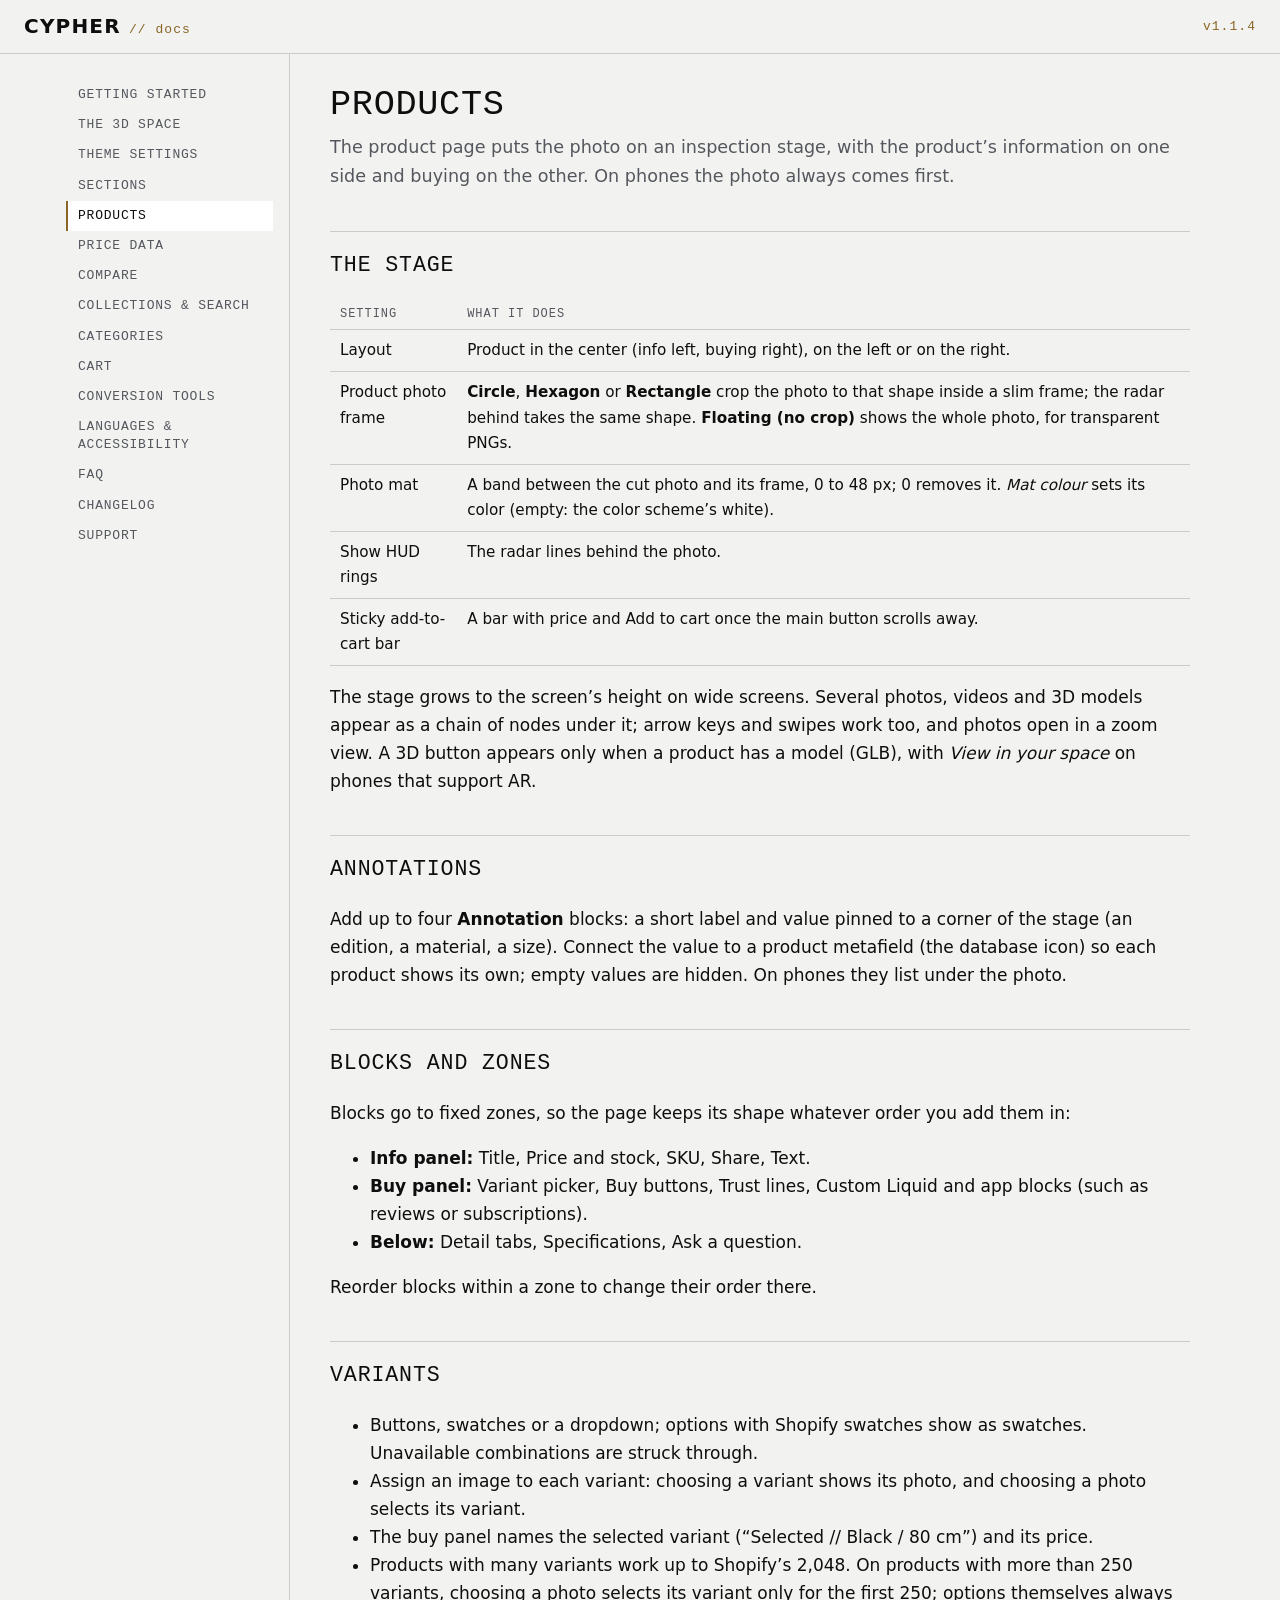
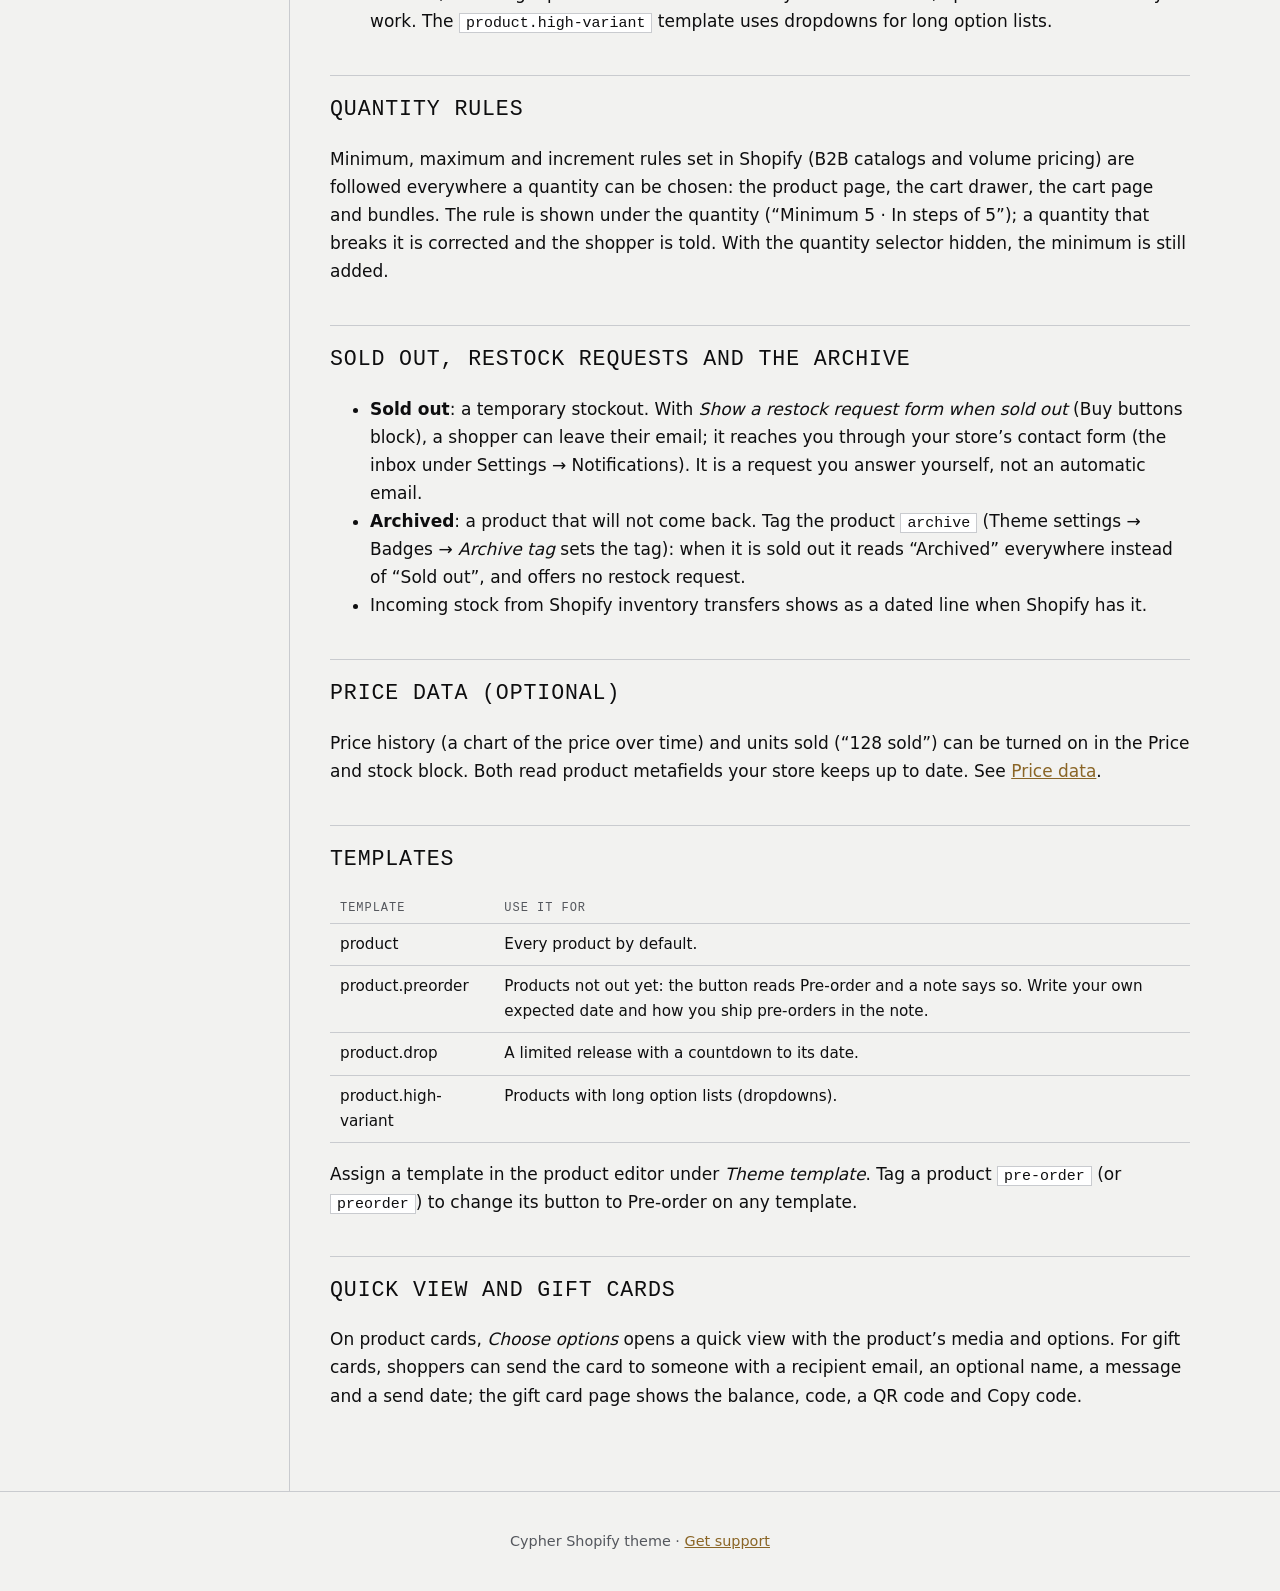
<file: products.html>
<!doctype html>
<html lang="en">
<head>
<meta charset="utf-8">
<meta name="viewport" content="width=device-width, initial-scale=1">
<title>Products · Cypher theme documentation</title>
<meta name="description" content="Documentation for the Cypher Shopify theme: the 3D space, setup, settings, sections and support.">
<link rel="stylesheet" href="assets/docs.css">
</head>
<body>
<a class="skip" href="#content">Skip to content</a>
<header class="top">
  <a class="brand" href="index.html">CYPHER <span>// docs</span></a>
  <span class="version">v1.1.4</span>
</header>
<div class="shell">
  <nav class="nav" aria-label="Documentation">
    <ol>
      <li><a href="index.html">Getting started</a></li>
      <li><a href="space.html">The 3D space</a></li>
      <li><a href="theme-settings.html">Theme settings</a></li>
      <li><a href="sections.html">Sections</a></li>
      <li><a href="products.html" aria-current="page">Products</a></li>
      <li><a href="price-data.html">Price data</a></li>
      <li><a href="compare.html">Compare</a></li>
      <li><a href="collections-search.html">Collections & search</a></li>
      <li><a href="categories.html">Categories</a></li>
      <li><a href="cart.html">Cart</a></li>
      <li><a href="conversion.html">Conversion tools</a></li>
      <li><a href="languages-accessibility.html">Languages & accessibility</a></li>
      <li><a href="faq.html">FAQ</a></li>
      <li><a href="changelog.html">Changelog</a></li>
      <li><a href="support.html">Support</a></li>
    </ol>
  </nav>
  <main id="content" class="content" tabindex="-1">
<h1>Products</h1>
<p class="lead">The product page puts the photo on an inspection stage, with the product’s information on one side and buying on the other. On phones the photo always comes first.</p>

<h2>The stage</h2>
<table>
  <thead><tr><th>Setting</th><th>What it does</th></tr></thead>
  <tbody>
    <tr><td>Layout</td><td>Product in the center (info left, buying right), on the left or on the right.</td></tr>
    <tr><td>Product photo frame</td><td><strong>Circle</strong>, <strong>Hexagon</strong> or <strong>Rectangle</strong> crop the photo to that shape inside a slim frame; the radar behind takes the same shape. <strong>Floating (no crop)</strong> shows the whole photo, for transparent PNGs.</td></tr>
    <tr><td>Photo mat</td><td>A band between the cut photo and its frame, 0 to 48 px; 0 removes it. <em>Mat colour</em> sets its color (empty: the color scheme’s white).</td></tr>
    <tr><td>Show HUD rings</td><td>The radar lines behind the photo.</td></tr>
    <tr><td>Sticky add-to-cart bar</td><td>A bar with price and Add to cart once the main button scrolls away.</td></tr>
  </tbody>
</table>
<p>The stage grows to the screen’s height on wide screens. Several photos, videos and 3D models appear as a chain of nodes under it; arrow keys and swipes work too, and photos open in a zoom view. A 3D button appears only when a product has a model (GLB), with <em>View in your space</em> on phones that support AR.</p>

<h2>Annotations</h2>
<p>Add up to four <strong>Annotation</strong> blocks: a short label and value pinned to a corner of the stage (an edition, a material, a size). Connect the value to a product metafield (the database icon) so each product shows its own; empty values are hidden. On phones they list under the photo.</p>

<h2>Blocks and zones</h2>
<p>Blocks go to fixed zones, so the page keeps its shape whatever order you add them in:</p>
<ul>
  <li><strong>Info panel:</strong> Title, Price and stock, SKU, Share, Text.</li>
  <li><strong>Buy panel:</strong> Variant picker, Buy buttons, Trust lines, Custom Liquid and app blocks (such as reviews or subscriptions).</li>
  <li><strong>Below:</strong> Detail tabs, Specifications, Ask a question.</li>
</ul>
<p>Reorder blocks within a zone to change their order there.</p>

<h2>Variants</h2>
<ul>
  <li>Buttons, swatches or a dropdown; options with Shopify swatches show as swatches. Unavailable combinations are struck through.</li>
  <li>Assign an image to each variant: choosing a variant shows its photo, and choosing a photo selects its variant.</li>
  <li>The buy panel names the selected variant (“Selected // Black / 80 cm”) and its price.</li>
  <li>Products with many variants work up to Shopify’s 2,048. On products with more than 250 variants, choosing a photo selects its variant only for the first 250; options themselves always work. The <code>product.high-variant</code> template uses dropdowns for long option lists.</li>
</ul>

<h2>Quantity rules</h2>
<p>Minimum, maximum and increment rules set in Shopify (B2B catalogs and volume pricing) are followed everywhere a quantity can be chosen: the product page, the cart drawer, the cart page and bundles. The rule is shown under the quantity (“Minimum 5 · In steps of 5”); a quantity that breaks it is corrected and the shopper is told. With the quantity selector hidden, the minimum is still added.</p>

<h2>Sold out, restock requests and the archive</h2>
<ul>
  <li><strong>Sold out</strong>: a temporary stockout. With <em>Show a restock request form when sold out</em> (Buy buttons block), a shopper can leave their email; it reaches you through your store’s contact form (the inbox under Settings → Notifications). It is a request you answer yourself, not an automatic email.</li>
  <li><strong>Archived</strong>: a product that will not come back. Tag the product <code>archive</code> (Theme settings → Badges → <em>Archive tag</em> sets the tag): when it is sold out it reads “Archived” everywhere instead of “Sold out”, and offers no restock request.</li>
  <li>Incoming stock from Shopify inventory transfers shows as a dated line when Shopify has it.</li>
</ul>

<h2>Price data (optional)</h2>
<p>Price history (a chart of the price over time) and units sold (“128 sold”) can be turned on in the Price and stock block. Both read product metafields your store keeps up to date. See <a href="price-data.html">Price data</a>.</p>

<h2>Templates</h2>
<table>
  <thead><tr><th>Template</th><th>Use it for</th></tr></thead>
  <tbody>
    <tr><td>product</td><td>Every product by default.</td></tr>
    <tr><td>product.preorder</td><td>Products not out yet: the button reads Pre-order and a note says so. Write your own expected date and how you ship pre-orders in the note.</td></tr>
    <tr><td>product.drop</td><td>A limited release with a countdown to its date.</td></tr>
    <tr><td>product.high-variant</td><td>Products with long option lists (dropdowns).</td></tr>
  </tbody>
</table>
<p>Assign a template in the product editor under <em>Theme template</em>. Tag a product <code>pre-order</code> (or <code>preorder</code>) to change its button to Pre-order on any template.</p>

<h2>Quick view and gift cards</h2>
<p>On product cards, <em>Choose options</em> opens a quick view with the product’s media and options. For gift cards, shoppers can send the card to someone with a recipient email, an optional name, a message and a send date; the gift card page shows the balance, code, a QR code and Copy code.</p>

  </main>
</div>
<footer class="foot">
  <p>Cypher Shopify theme · <a href="support.html">Get support</a></p>
</footer>
</body>
</html>
</file>
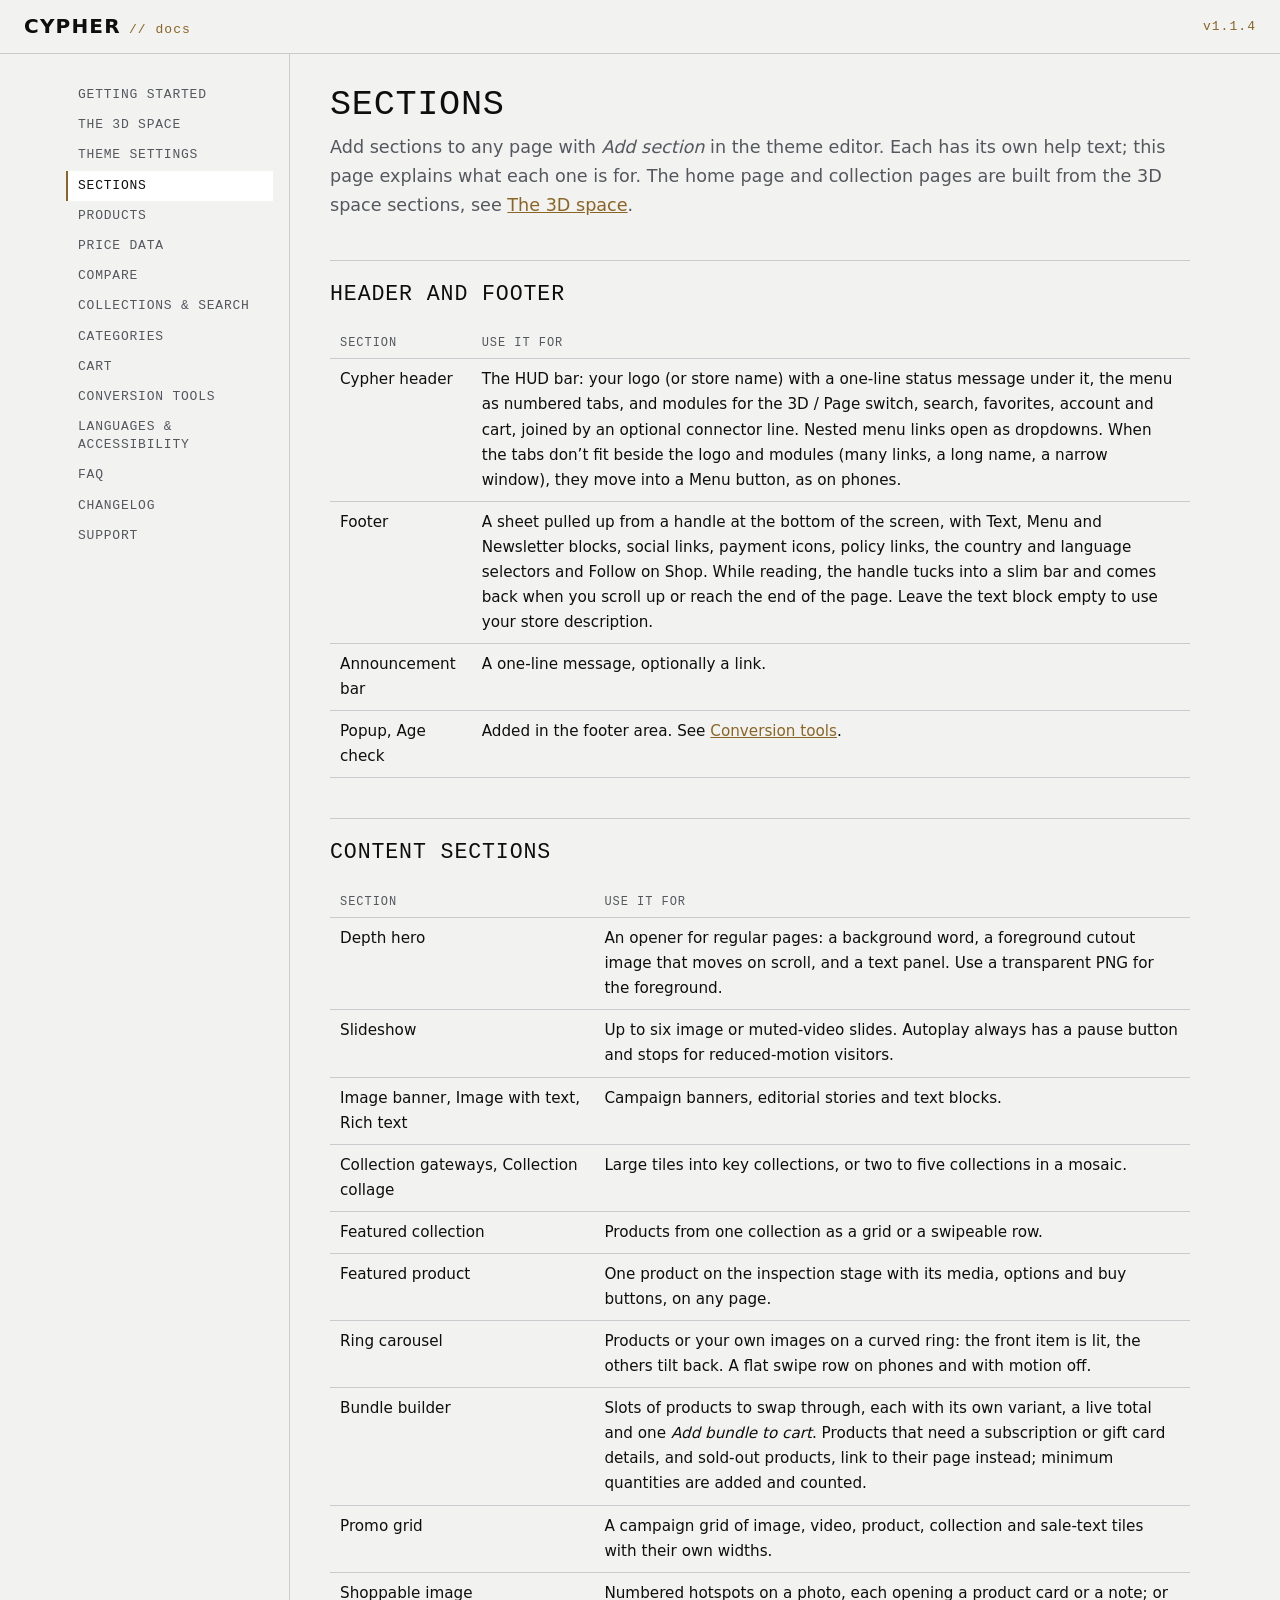
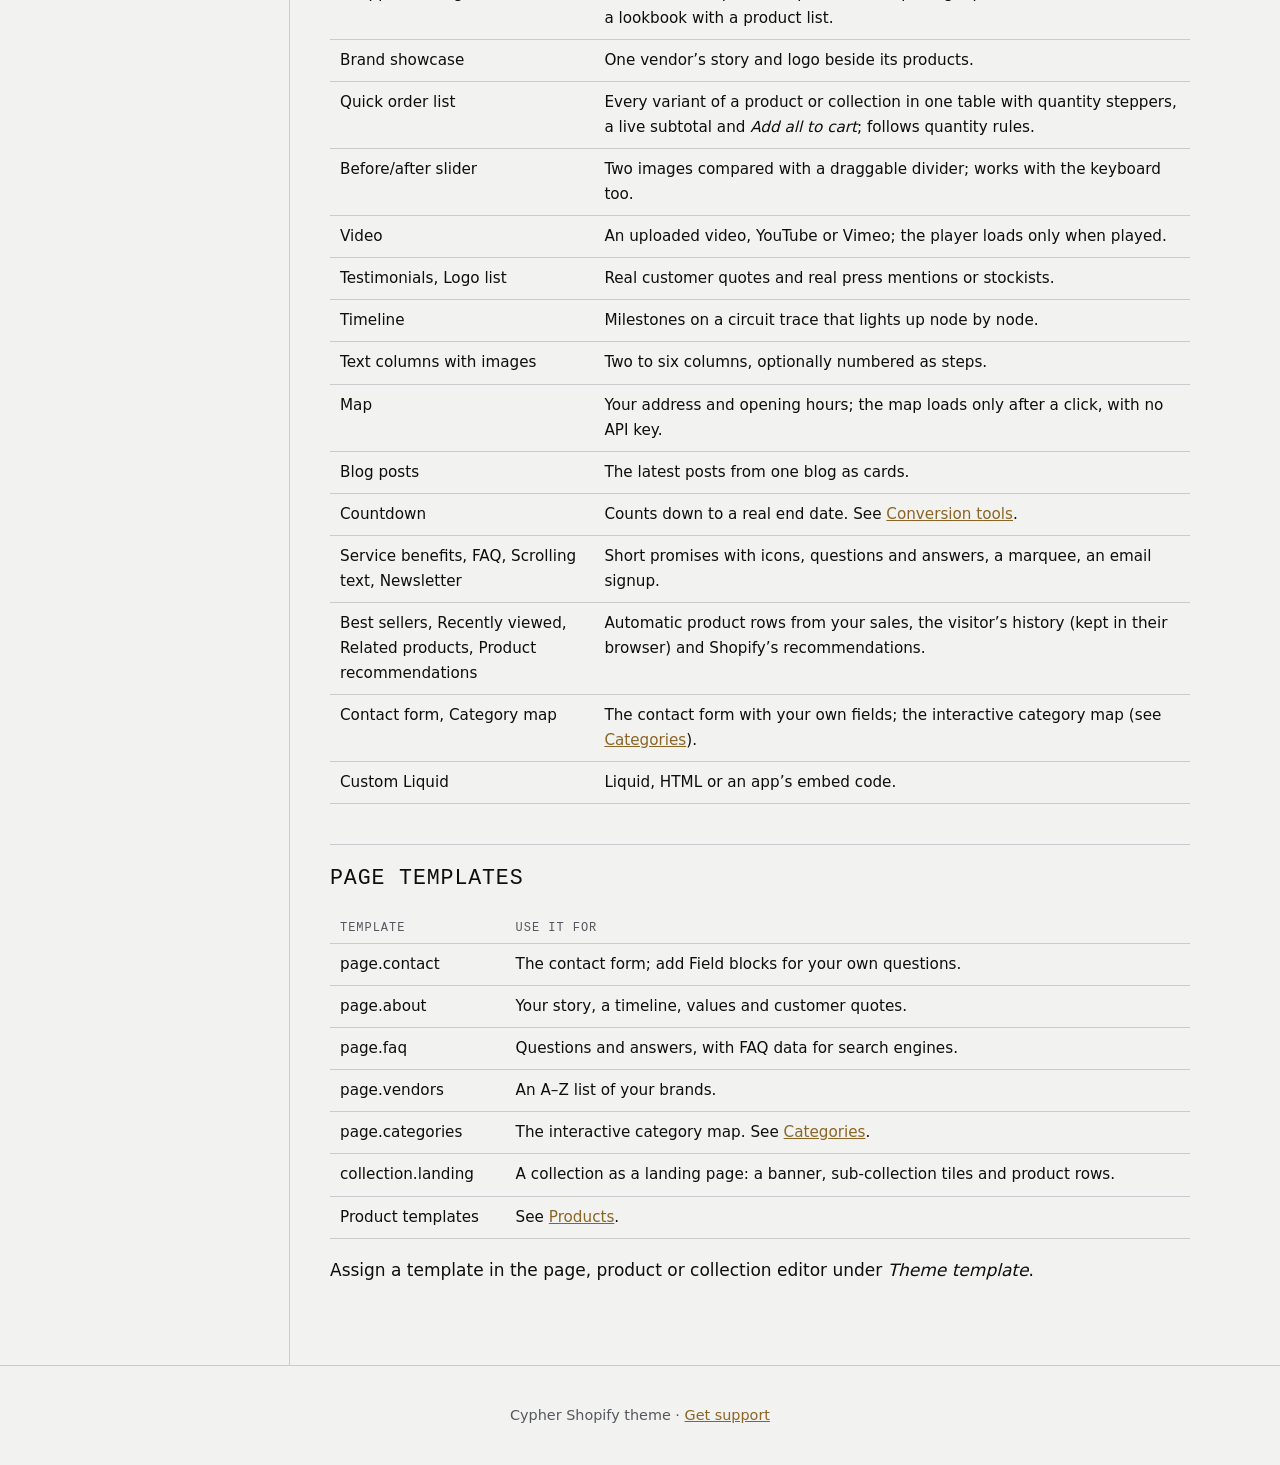
<file: sections.html>
<!doctype html>
<html lang="en">
<head>
<meta charset="utf-8">
<meta name="viewport" content="width=device-width, initial-scale=1">
<title>Sections · Cypher theme documentation</title>
<meta name="description" content="Documentation for the Cypher Shopify theme: the 3D space, setup, settings, sections and support.">
<link rel="stylesheet" href="assets/docs.css">
</head>
<body>
<a class="skip" href="#content">Skip to content</a>
<header class="top">
  <a class="brand" href="index.html">CYPHER <span>// docs</span></a>
  <span class="version">v1.1.4</span>
</header>
<div class="shell">
  <nav class="nav" aria-label="Documentation">
    <ol>
      <li><a href="index.html">Getting started</a></li>
      <li><a href="space.html">The 3D space</a></li>
      <li><a href="theme-settings.html">Theme settings</a></li>
      <li><a href="sections.html" aria-current="page">Sections</a></li>
      <li><a href="products.html">Products</a></li>
      <li><a href="price-data.html">Price data</a></li>
      <li><a href="compare.html">Compare</a></li>
      <li><a href="collections-search.html">Collections & search</a></li>
      <li><a href="categories.html">Categories</a></li>
      <li><a href="cart.html">Cart</a></li>
      <li><a href="conversion.html">Conversion tools</a></li>
      <li><a href="languages-accessibility.html">Languages & accessibility</a></li>
      <li><a href="faq.html">FAQ</a></li>
      <li><a href="changelog.html">Changelog</a></li>
      <li><a href="support.html">Support</a></li>
    </ol>
  </nav>
  <main id="content" class="content" tabindex="-1">
<h1>Sections</h1>
<p class="lead">Add sections to any page with <em>Add section</em> in the theme editor. Each has its own help text; this page explains what each one is for. The home page and collection pages are built from the 3D space sections, see <a href="space.html">The 3D space</a>.</p>

<h2>Header and footer</h2>
<table>
  <thead><tr><th>Section</th><th>Use it for</th></tr></thead>
  <tbody>
    <tr><td>Cypher header</td><td>The HUD bar: your logo (or store name) with a one-line status message under it, the menu as numbered tabs, and modules for the 3D / Page switch, search, favorites, account and cart, joined by an optional connector line. Nested menu links open as dropdowns. When the tabs don’t fit beside the logo and modules (many links, a long name, a narrow window), they move into a Menu button, as on phones.</td></tr>
    <tr><td>Footer</td><td>A sheet pulled up from a handle at the bottom of the screen, with Text, Menu and Newsletter blocks, social links, payment icons, policy links, the country and language selectors and Follow on Shop. While reading, the handle tucks into a slim bar and comes back when you scroll up or reach the end of the page. Leave the text block empty to use your store description.</td></tr>
    <tr><td>Announcement bar</td><td>A one-line message, optionally a link.</td></tr>
    <tr><td>Popup, Age check</td><td>Added in the footer area. See <a href="conversion.html">Conversion tools</a>.</td></tr>
  </tbody>
</table>

<h2>Content sections</h2>
<table>
  <thead><tr><th>Section</th><th>Use it for</th></tr></thead>
  <tbody>
    <tr><td>Depth hero</td><td>An opener for regular pages: a background word, a foreground cutout image that moves on scroll, and a text panel. Use a transparent PNG for the foreground.</td></tr>
    <tr><td>Slideshow</td><td>Up to six image or muted-video slides. Autoplay always has a pause button and stops for reduced-motion visitors.</td></tr>
    <tr><td>Image banner, Image with text, Rich text</td><td>Campaign banners, editorial stories and text blocks.</td></tr>
    <tr><td>Collection gateways, Collection collage</td><td>Large tiles into key collections, or two to five collections in a mosaic.</td></tr>
    <tr><td>Featured collection</td><td>Products from one collection as a grid or a swipeable row.</td></tr>
    <tr><td>Featured product</td><td>One product on the inspection stage with its media, options and buy buttons, on any page.</td></tr>
    <tr><td>Ring carousel</td><td>Products or your own images on a curved ring: the front item is lit, the others tilt back. A flat swipe row on phones and with motion off.</td></tr>
    <tr><td>Bundle builder</td><td>Slots of products to swap through, each with its own variant, a live total and one <em>Add bundle to cart</em>. Products that need a subscription or gift card details, and sold-out products, link to their page instead; minimum quantities are added and counted.</td></tr>
    <tr><td>Promo grid</td><td>A campaign grid of image, video, product, collection and sale-text tiles with their own widths.</td></tr>
    <tr><td>Shoppable image</td><td>Numbered hotspots on a photo, each opening a product card or a note; or a lookbook with a product list.</td></tr>
    <tr><td>Brand showcase</td><td>One vendor’s story and logo beside its products.</td></tr>
    <tr><td>Quick order list</td><td>Every variant of a product or collection in one table with quantity steppers, a live subtotal and <em>Add all to cart</em>; follows quantity rules.</td></tr>
    <tr><td>Before/after slider</td><td>Two images compared with a draggable divider; works with the keyboard too.</td></tr>
    <tr><td>Video</td><td>An uploaded video, YouTube or Vimeo; the player loads only when played.</td></tr>
    <tr><td>Testimonials, Logo list</td><td>Real customer quotes and real press mentions or stockists.</td></tr>
    <tr><td>Timeline</td><td>Milestones on a circuit trace that lights up node by node.</td></tr>
    <tr><td>Text columns with images</td><td>Two to six columns, optionally numbered as steps.</td></tr>
    <tr><td>Map</td><td>Your address and opening hours; the map loads only after a click, with no API key.</td></tr>
    <tr><td>Blog posts</td><td>The latest posts from one blog as cards.</td></tr>
    <tr><td>Countdown</td><td>Counts down to a real end date. See <a href="conversion.html">Conversion tools</a>.</td></tr>
    <tr><td>Service benefits, FAQ, Scrolling text, Newsletter</td><td>Short promises with icons, questions and answers, a marquee, an email signup.</td></tr>
    <tr><td>Best sellers, Recently viewed, Related products, Product recommendations</td><td>Automatic product rows from your sales, the visitor’s history (kept in their browser) and Shopify’s recommendations.</td></tr>
    <tr><td>Contact form, Category map</td><td>The contact form with your own fields; the interactive category map (see <a href="categories.html">Categories</a>).</td></tr>
    <tr><td>Custom Liquid</td><td>Liquid, HTML or an app’s embed code.</td></tr>
  </tbody>
</table>

<h2>Page templates</h2>
<table>
  <thead><tr><th>Template</th><th>Use it for</th></tr></thead>
  <tbody>
    <tr><td>page.contact</td><td>The contact form; add Field blocks for your own questions.</td></tr>
    <tr><td>page.about</td><td>Your story, a timeline, values and customer quotes.</td></tr>
    <tr><td>page.faq</td><td>Questions and answers, with FAQ data for search engines.</td></tr>
    <tr><td>page.vendors</td><td>An A–Z list of your brands.</td></tr>
    <tr><td>page.categories</td><td>The interactive category map. See <a href="categories.html">Categories</a>.</td></tr>
    <tr><td>collection.landing</td><td>A collection as a landing page: a banner, sub-collection tiles and product rows.</td></tr>
    <tr><td>Product templates</td><td>See <a href="products.html">Products</a>.</td></tr>
  </tbody>
</table>
<p>Assign a template in the page, product or collection editor under <em>Theme template</em>.</p>

  </main>
</div>
<footer class="foot">
  <p>Cypher Shopify theme · <a href="support.html">Get support</a></p>
</footer>
</body>
</html>
</file>
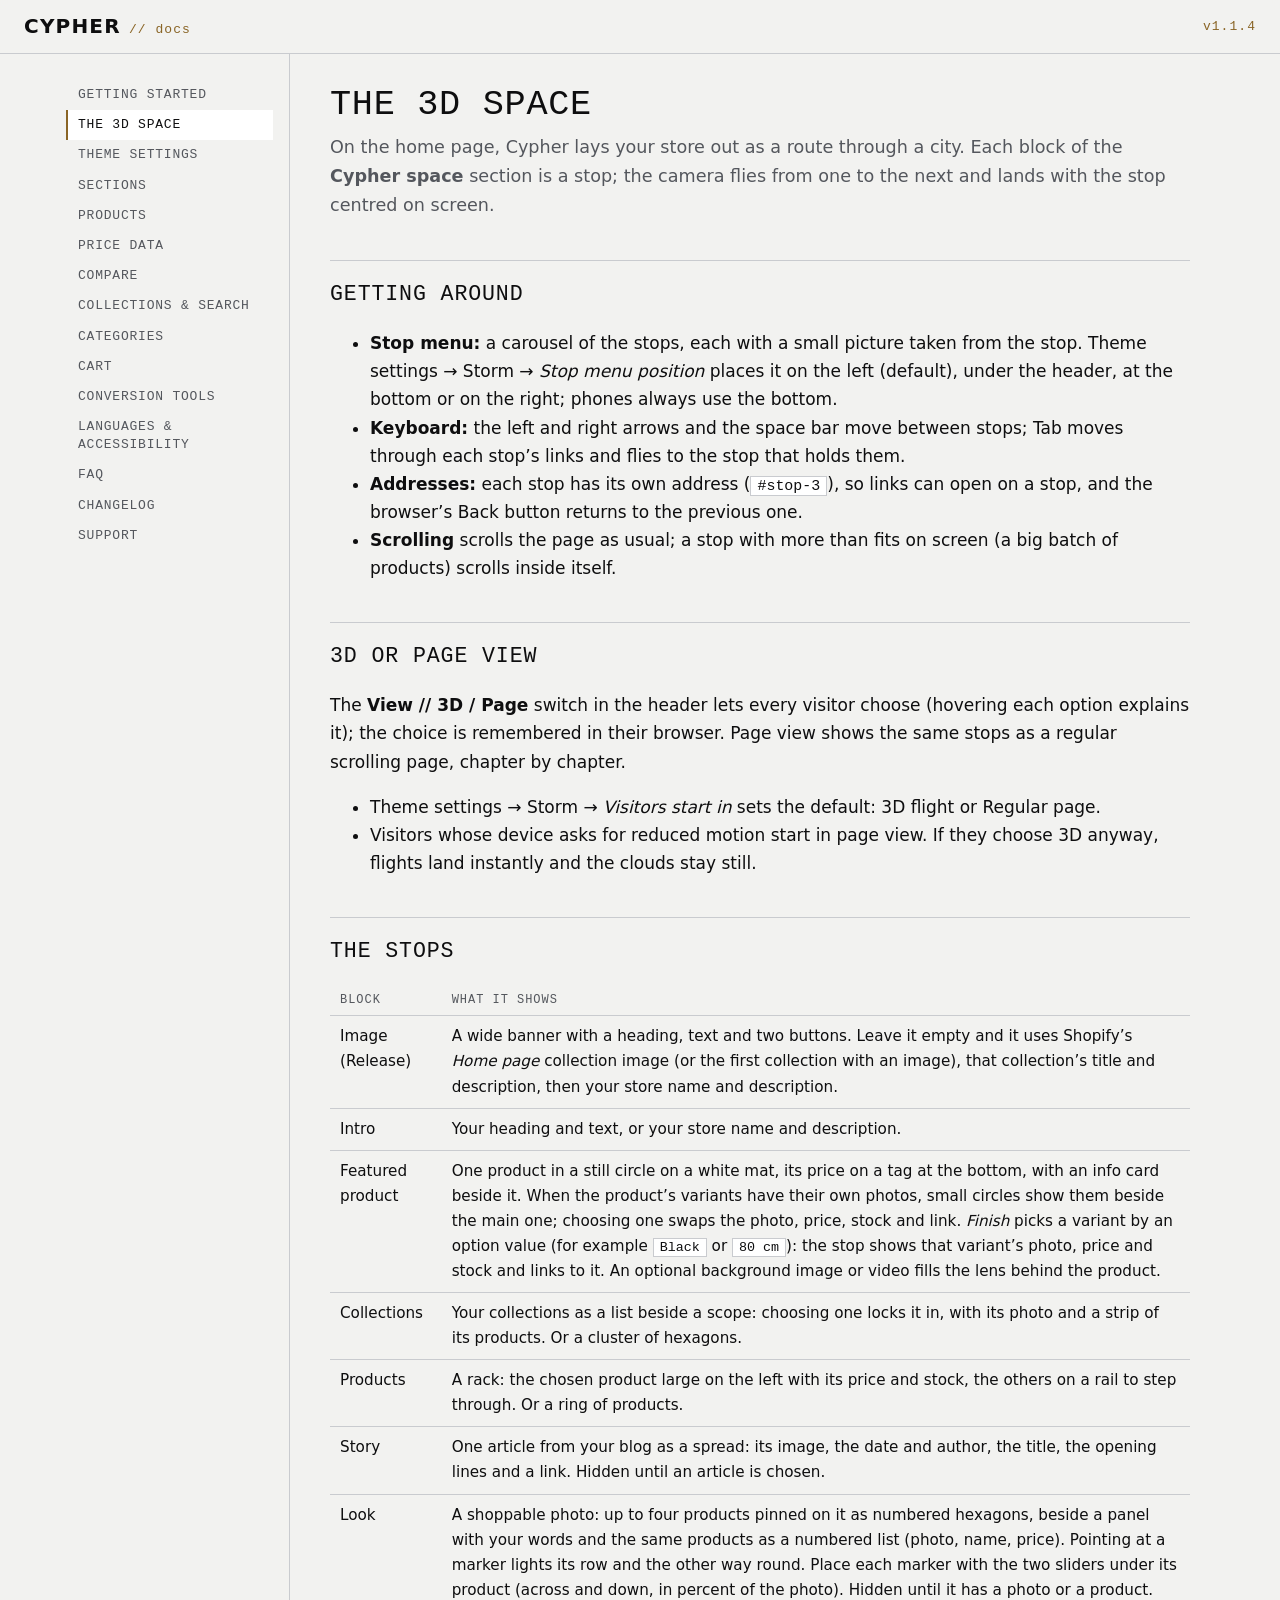
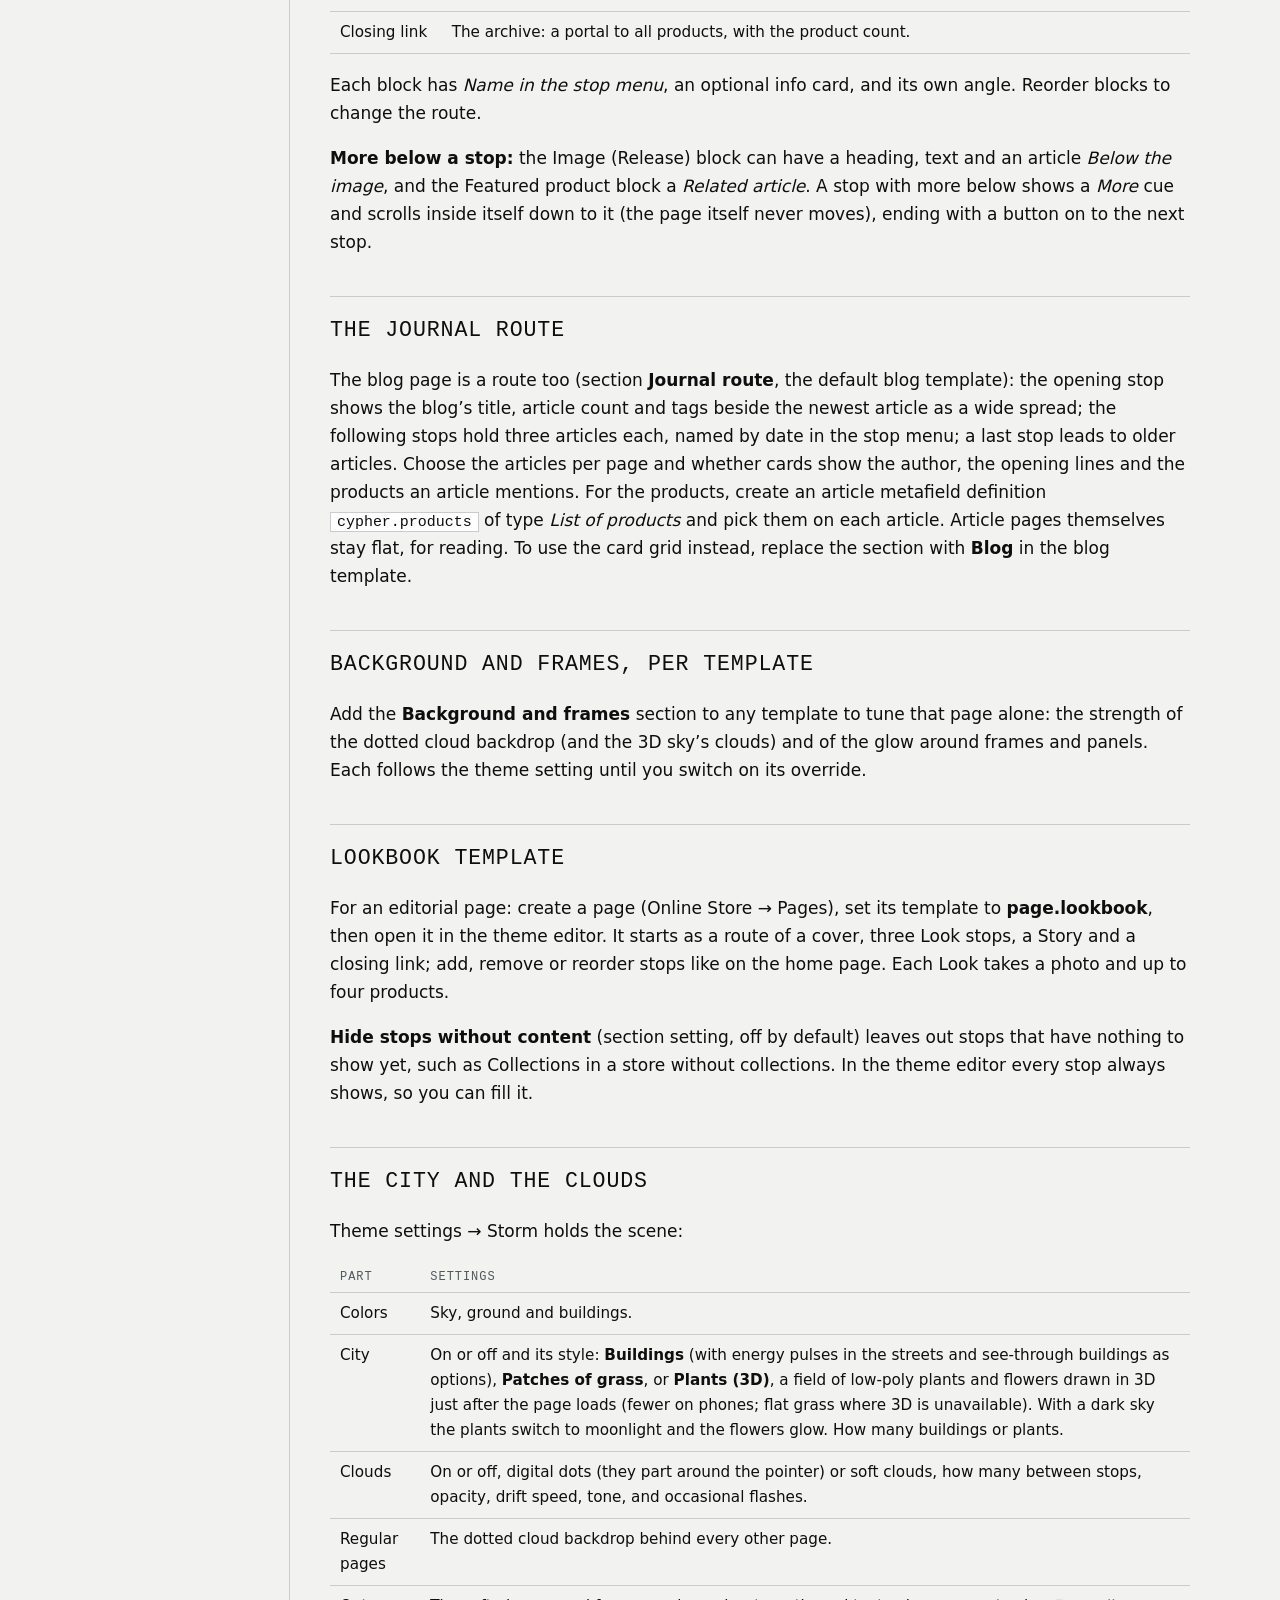
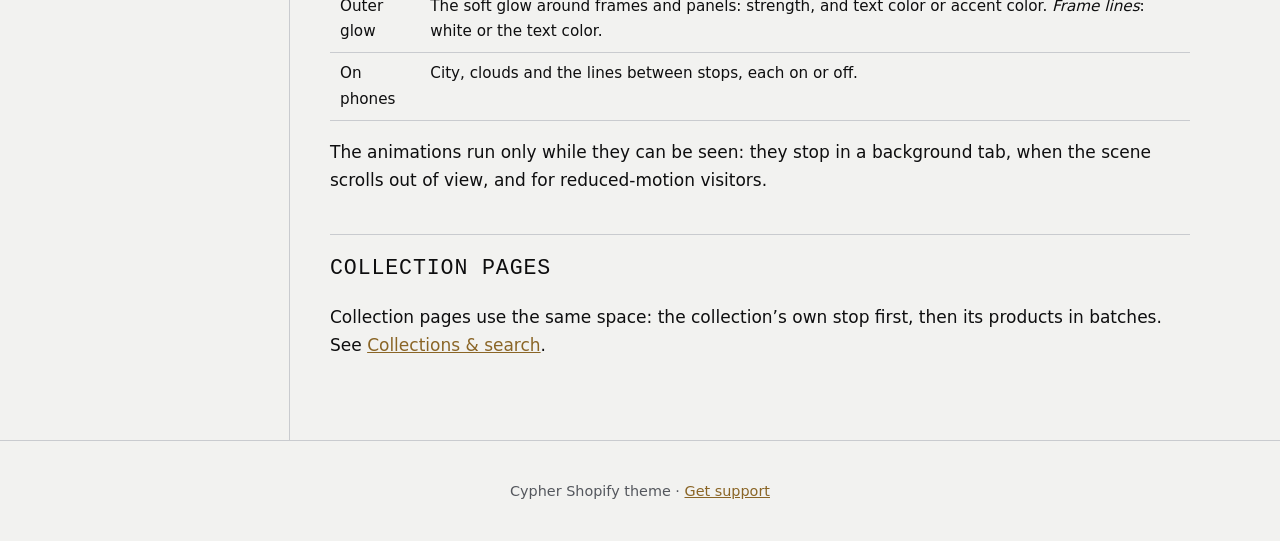
<file: space.html>
<!doctype html>
<html lang="en">
<head>
<meta charset="utf-8">
<meta name="viewport" content="width=device-width, initial-scale=1">
<title>The 3D space · Cypher theme documentation</title>
<meta name="description" content="Documentation for the Cypher Shopify theme: the 3D space, setup, settings, sections and support.">
<link rel="stylesheet" href="assets/docs.css">
</head>
<body>
<a class="skip" href="#content">Skip to content</a>
<header class="top">
  <a class="brand" href="index.html">CYPHER <span>// docs</span></a>
  <span class="version">v1.1.4</span>
</header>
<div class="shell">
  <nav class="nav" aria-label="Documentation">
    <ol>
      <li><a href="index.html">Getting started</a></li>
      <li><a href="space.html" aria-current="page">The 3D space</a></li>
      <li><a href="theme-settings.html">Theme settings</a></li>
      <li><a href="sections.html">Sections</a></li>
      <li><a href="products.html">Products</a></li>
      <li><a href="price-data.html">Price data</a></li>
      <li><a href="compare.html">Compare</a></li>
      <li><a href="collections-search.html">Collections & search</a></li>
      <li><a href="categories.html">Categories</a></li>
      <li><a href="cart.html">Cart</a></li>
      <li><a href="conversion.html">Conversion tools</a></li>
      <li><a href="languages-accessibility.html">Languages & accessibility</a></li>
      <li><a href="faq.html">FAQ</a></li>
      <li><a href="changelog.html">Changelog</a></li>
      <li><a href="support.html">Support</a></li>
    </ol>
  </nav>
  <main id="content" class="content" tabindex="-1">
<h1>The 3D space</h1>
<p class="lead">On the home page, Cypher lays your store out as a route through a city. Each block of the <strong>Cypher space</strong> section is a stop; the camera flies from one to the next and lands with the stop centred on screen.</p>

<h2>Getting around</h2>
<ul>
  <li><strong>Stop menu:</strong> a carousel of the stops, each with a small picture taken from the stop. Theme settings → Storm → <em>Stop menu position</em> places it on the left (default), under the header, at the bottom or on the right; phones always use the bottom.</li>
  <li><strong>Keyboard:</strong> the left and right arrows and the space bar move between stops; Tab moves through each stop’s links and flies to the stop that holds them.</li>
  <li><strong>Addresses:</strong> each stop has its own address (<code>#stop-3</code>), so links can open on a stop, and the browser’s Back button returns to the previous one.</li>
  <li><strong>Scrolling</strong> scrolls the page as usual; a stop with more than fits on screen (a big batch of products) scrolls inside itself.</li>
</ul>

<h2>3D or page view</h2>
<p>The <strong>View // 3D / Page</strong> switch in the header lets every visitor choose (hovering each option explains it); the choice is remembered in their browser. Page view shows the same stops as a regular scrolling page, chapter by chapter.</p>
<ul>
  <li>Theme settings → Storm → <em>Visitors start in</em> sets the default: 3D flight or Regular page.</li>
  <li>Visitors whose device asks for reduced motion start in page view. If they choose 3D anyway, flights land instantly and the clouds stay still.</li>
</ul>

<h2>The stops</h2>
<table>
  <thead><tr><th>Block</th><th>What it shows</th></tr></thead>
  <tbody>
    <tr><td>Image (Release)</td><td>A wide banner with a heading, text and two buttons. Leave it empty and it uses Shopify’s <em>Home page</em> collection image (or the first collection with an image), that collection’s title and description, then your store name and description.</td></tr>
    <tr><td>Intro</td><td>Your heading and text, or your store name and description.</td></tr>
    <tr><td>Featured product</td><td>One product in a still circle on a white mat, its price on a tag at the bottom, with an info card beside it. When the product’s variants have their own photos, small circles show them beside the main one; choosing one swaps the photo, price, stock and link. <em>Finish</em> picks a variant by an option value (for example <code>Black</code> or <code>80 cm</code>): the stop shows that variant’s photo, price and stock and links to it. An optional background image or video fills the lens behind the product.</td></tr>
    <tr><td>Collections</td><td>Your collections as a list beside a scope: choosing one locks it in, with its photo and a strip of its products. Or a cluster of hexagons.</td></tr>
    <tr><td>Products</td><td>A rack: the chosen product large on the left with its price and stock, the others on a rail to step through. Or a ring of products.</td></tr>
    <tr><td>Story</td><td>One article from your blog as a spread: its image, the date and author, the title, the opening lines and a link. Hidden until an article is chosen.</td></tr>
    <tr><td>Look</td><td>A shoppable photo: up to four products pinned on it as numbered hexagons, beside a panel with your words and the same products as a numbered list (photo, name, price). Pointing at a marker lights its row and the other way round. Place each marker with the two sliders under its product (across and down, in percent of the photo). Hidden until it has a photo or a product.</td></tr>
    <tr><td>Closing link</td><td>The archive: a portal to all products, with the product count.</td></tr>
  </tbody>
</table>
<p>Each block has <em>Name in the stop menu</em>, an optional info card, and its own angle. Reorder blocks to change the route.</p>
<p><strong>More below a stop:</strong> the Image (Release) block can have a heading, text and an article <em>Below the image</em>, and the Featured product block a <em>Related article</em>. A stop with more below shows a <em>More</em> cue and scrolls inside itself down to it (the page itself never moves), ending with a button on to the next stop.</p>
<h2>The Journal route</h2>
<p>The blog page is a route too (section <strong>Journal route</strong>, the default blog template): the opening stop shows the blog’s title, article count and tags beside the newest article as a wide spread; the following stops hold three articles each, named by date in the stop menu; a last stop leads to older articles. Choose the articles per page and whether cards show the author, the opening lines and the products an article mentions. For the products, create an article metafield definition <code>cypher.products</code> of type <em>List of products</em> and pick them on each article. Article pages themselves stay flat, for reading. To use the card grid instead, replace the section with <strong>Blog</strong> in the blog template.</p>

<h2>Background and frames, per template</h2>
<p>Add the <strong>Background and frames</strong> section to any template to tune that page alone: the strength of the dotted cloud backdrop (and the 3D sky’s clouds) and of the glow around frames and panels. Each follows the theme setting until you switch on its override.</p>

<h2>Lookbook template</h2>
<p>For an editorial page: create a page (Online Store → Pages), set its template to <strong>page.lookbook</strong>, then open it in the theme editor. It starts as a route of a cover, three Look stops, a Story and a closing link; add, remove or reorder stops like on the home page. Each Look takes a photo and up to four products.</p>
<p><strong>Hide stops without content</strong> (section setting, off by default) leaves out stops that have nothing to show yet, such as Collections in a store without collections. In the theme editor every stop always shows, so you can fill it.</p>

<h2>The city and the clouds</h2>
<p>Theme settings → Storm holds the scene:</p>
<table>
  <thead><tr><th>Part</th><th>Settings</th></tr></thead>
  <tbody>
    <tr><td>Colors</td><td>Sky, ground and buildings.</td></tr>
    <tr><td>City</td><td>On or off and its style: <strong>Buildings</strong> (with energy pulses in the streets and see-through buildings as options), <strong>Patches of grass</strong>, or <strong>Plants (3D)</strong>, a field of low-poly plants and flowers drawn in 3D just after the page loads (fewer on phones; flat grass where 3D is unavailable). With a dark sky the plants switch to moonlight and the flowers glow. How many buildings or plants.</td></tr>
    <tr><td>Clouds</td><td>On or off, digital dots (they part around the pointer) or soft clouds, how many between stops, opacity, drift speed, tone, and occasional flashes.</td></tr>
    <tr><td>Regular pages</td><td>The dotted cloud backdrop behind every other page.</td></tr>
    <tr><td>Outer glow</td><td>The soft glow around frames and panels: strength, and text color or accent color. <em>Frame lines</em>: white or the text color.</td></tr>
    <tr><td>On phones</td><td>City, clouds and the lines between stops, each on or off.</td></tr>
  </tbody>
</table>
<p>The animations run only while they can be seen: they stop in a background tab, when the scene scrolls out of view, and for reduced-motion visitors.</p>

<h2>Collection pages</h2>
<p>Collection pages use the same space: the collection’s own stop first, then its products in batches. See <a href="collections-search.html">Collections &amp; search</a>.</p>

  </main>
</div>
<footer class="foot">
  <p>Cypher Shopify theme · <a href="support.html">Get support</a></p>
</footer>
</body>
</html>
</file>
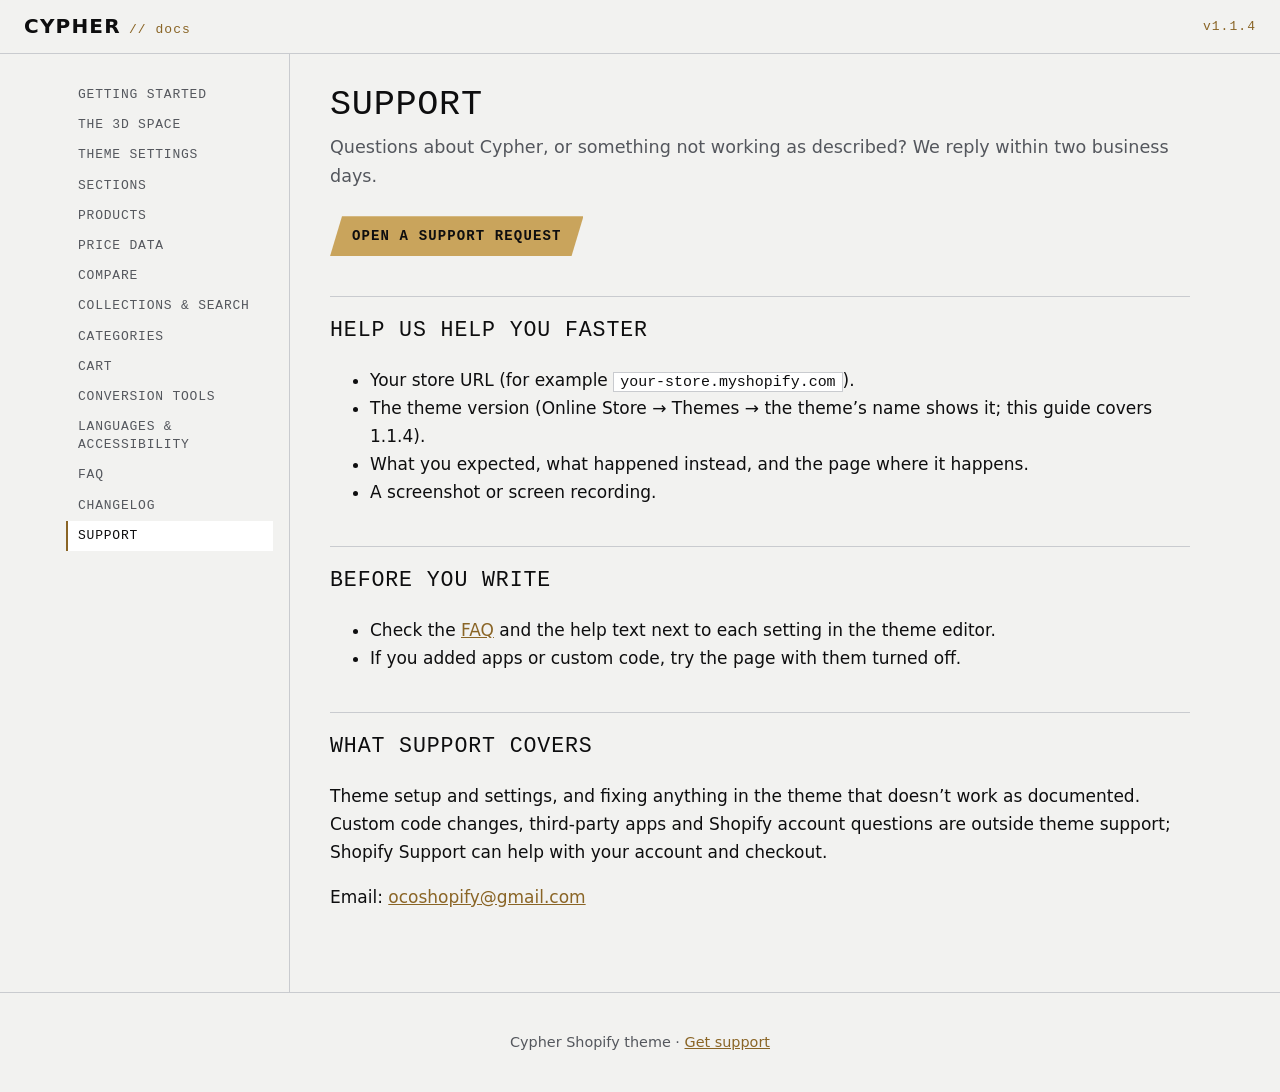
<file: support.html>
<!doctype html>
<html lang="en">
<head>
<meta charset="utf-8">
<meta name="viewport" content="width=device-width, initial-scale=1">
<title>Support · Cypher theme documentation</title>
<meta name="description" content="Documentation for the Cypher Shopify theme: the 3D space, setup, settings, sections and support.">
<link rel="stylesheet" href="assets/docs.css">
</head>
<body>
<a class="skip" href="#content">Skip to content</a>
<header class="top">
  <a class="brand" href="index.html">CYPHER <span>// docs</span></a>
  <span class="version">v1.1.4</span>
</header>
<div class="shell">
  <nav class="nav" aria-label="Documentation">
    <ol>
      <li><a href="index.html">Getting started</a></li>
      <li><a href="space.html">The 3D space</a></li>
      <li><a href="theme-settings.html">Theme settings</a></li>
      <li><a href="sections.html">Sections</a></li>
      <li><a href="products.html">Products</a></li>
      <li><a href="price-data.html">Price data</a></li>
      <li><a href="compare.html">Compare</a></li>
      <li><a href="collections-search.html">Collections & search</a></li>
      <li><a href="categories.html">Categories</a></li>
      <li><a href="cart.html">Cart</a></li>
      <li><a href="conversion.html">Conversion tools</a></li>
      <li><a href="languages-accessibility.html">Languages & accessibility</a></li>
      <li><a href="faq.html">FAQ</a></li>
      <li><a href="changelog.html">Changelog</a></li>
      <li><a href="support.html" aria-current="page">Support</a></li>
    </ol>
  </nav>
  <main id="content" class="content" tabindex="-1">
<h1>Support</h1>
<p class="lead">Questions about Cypher, or something not working as described? We reply within two business days.</p>

<a class="button" href="https://form.jotform.com/262765342672059">Open a support request</a>

<h2>Help us help you faster</h2>
<ul>
  <li>Your store URL (for example <code>your-store.myshopify.com</code>).</li>
  <li>The theme version (Online Store → Themes → the theme’s name shows it; this guide covers 1.1.4).</li>
  <li>What you expected, what happened instead, and the page where it happens.</li>
  <li>A screenshot or screen recording.</li>
</ul>

<h2>Before you write</h2>
<ul>
  <li>Check the <a href="faq.html">FAQ</a> and the help text next to each setting in the theme editor.</li>
  <li>If you added apps or custom code, try the page with them turned off.</li>
</ul>

<h2>What support covers</h2>
<p>Theme setup and settings, and fixing anything in the theme that doesn’t work as documented. Custom code changes, third-party apps and Shopify account questions are outside theme support; Shopify Support can help with your account and checkout.</p>

<p>Email: <a href="mailto:ocoshopify@gmail.com">ocoshopify@gmail.com</a></p>

  </main>
</div>
<footer class="foot">
  <p>Cypher Shopify theme · <a href="support.html">Get support</a></p>
</footer>
</body>
</html>
</file>
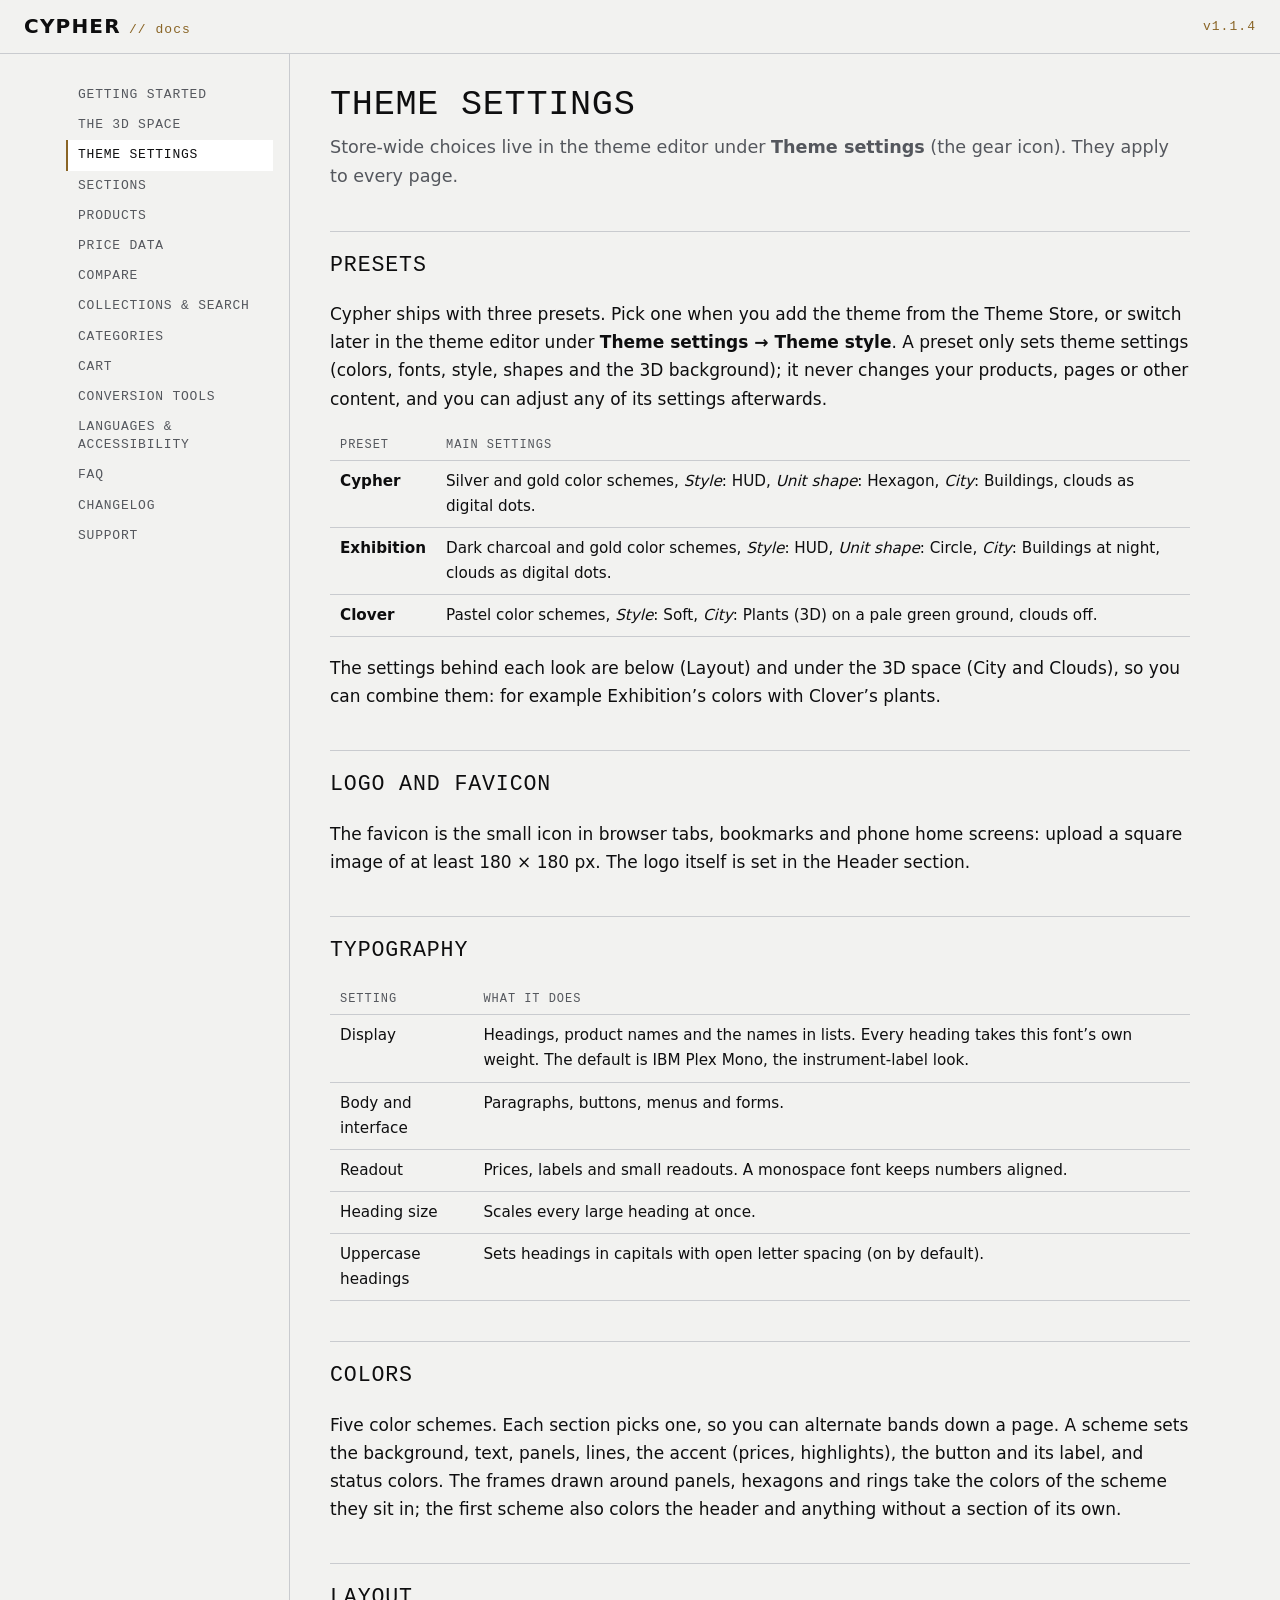
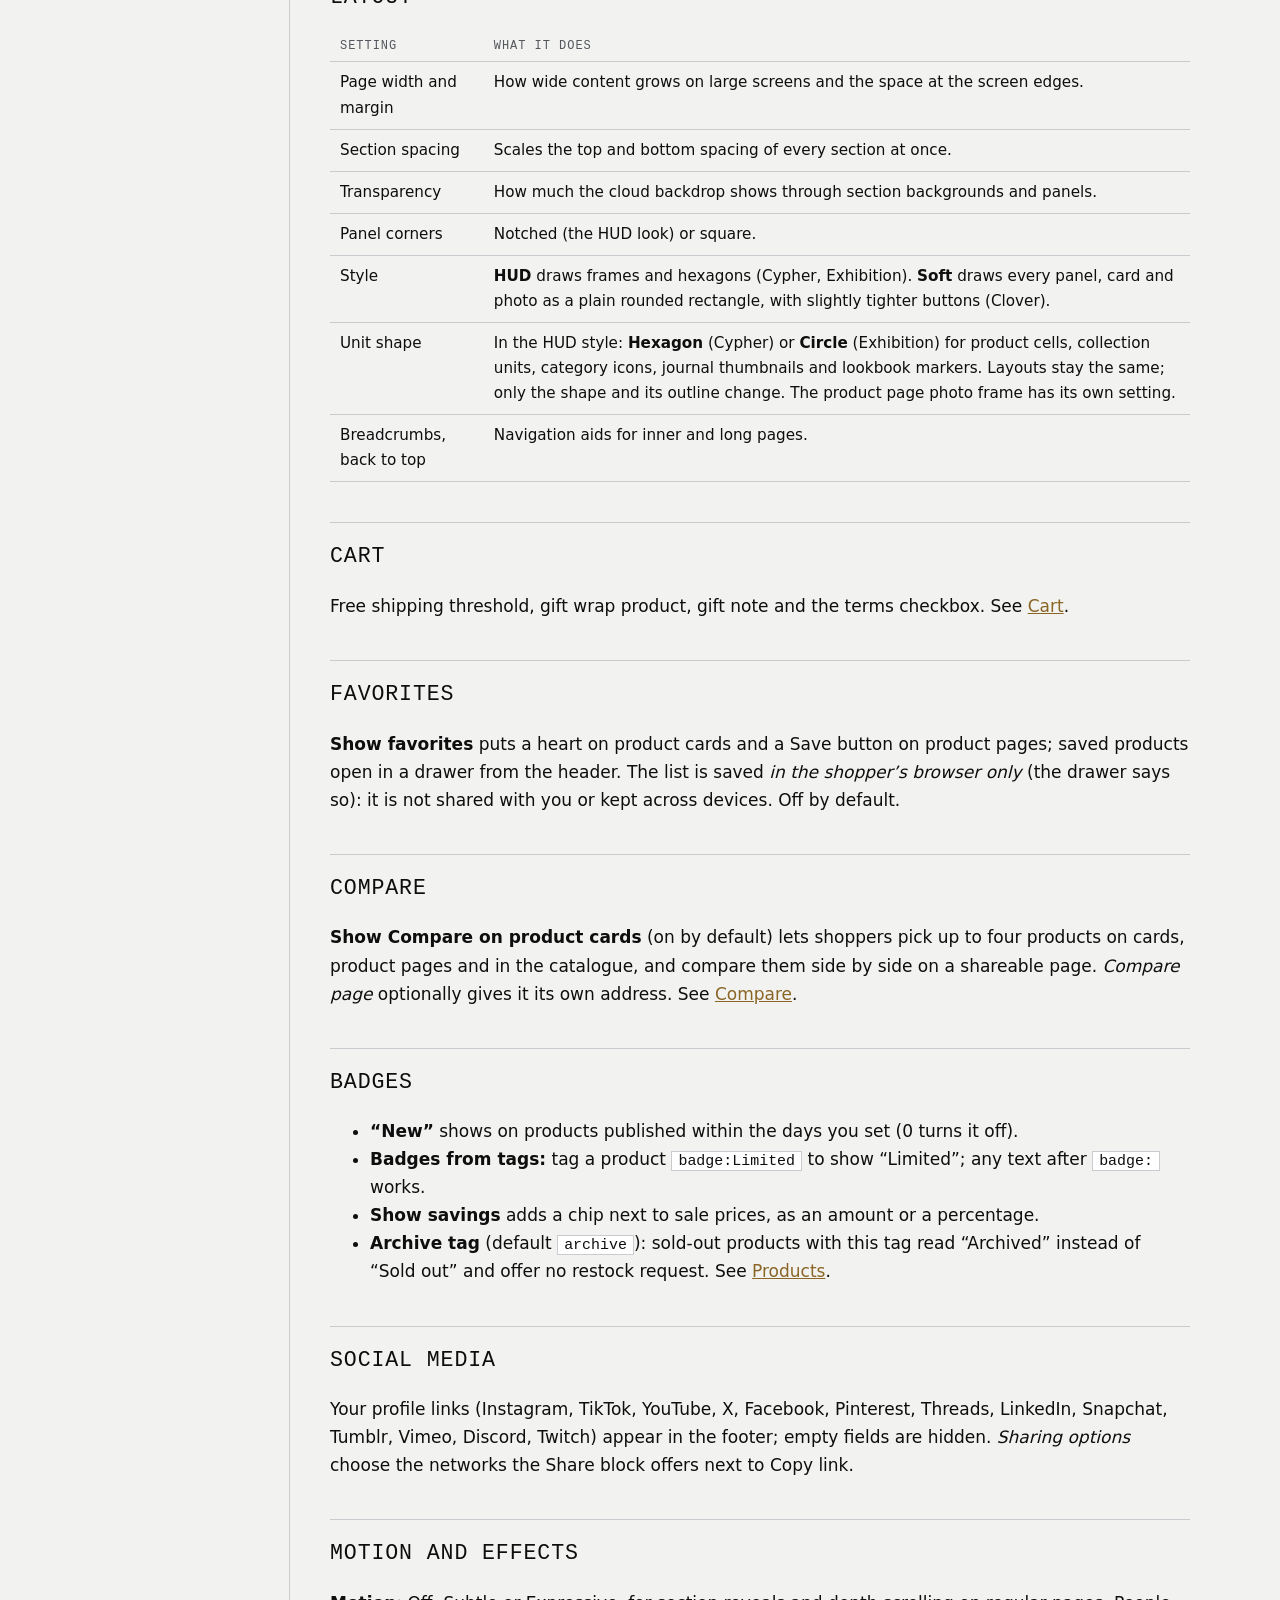
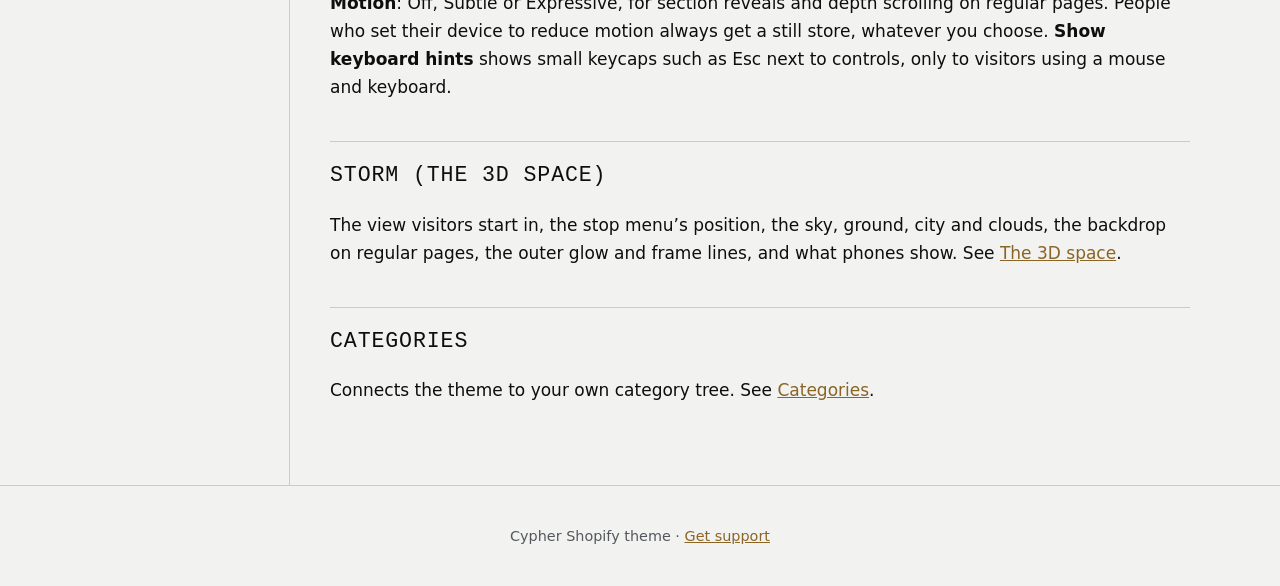
<file: theme-settings.html>
<!doctype html>
<html lang="en">
<head>
<meta charset="utf-8">
<meta name="viewport" content="width=device-width, initial-scale=1">
<title>Theme settings · Cypher theme documentation</title>
<meta name="description" content="Documentation for the Cypher Shopify theme: the 3D space, setup, settings, sections and support.">
<link rel="stylesheet" href="assets/docs.css">
</head>
<body>
<a class="skip" href="#content">Skip to content</a>
<header class="top">
  <a class="brand" href="index.html">CYPHER <span>// docs</span></a>
  <span class="version">v1.1.4</span>
</header>
<div class="shell">
  <nav class="nav" aria-label="Documentation">
    <ol>
      <li><a href="index.html">Getting started</a></li>
      <li><a href="space.html">The 3D space</a></li>
      <li><a href="theme-settings.html" aria-current="page">Theme settings</a></li>
      <li><a href="sections.html">Sections</a></li>
      <li><a href="products.html">Products</a></li>
      <li><a href="price-data.html">Price data</a></li>
      <li><a href="compare.html">Compare</a></li>
      <li><a href="collections-search.html">Collections & search</a></li>
      <li><a href="categories.html">Categories</a></li>
      <li><a href="cart.html">Cart</a></li>
      <li><a href="conversion.html">Conversion tools</a></li>
      <li><a href="languages-accessibility.html">Languages & accessibility</a></li>
      <li><a href="faq.html">FAQ</a></li>
      <li><a href="changelog.html">Changelog</a></li>
      <li><a href="support.html">Support</a></li>
    </ol>
  </nav>
  <main id="content" class="content" tabindex="-1">
<h1>Theme settings</h1>
<p class="lead">Store-wide choices live in the theme editor under <strong>Theme settings</strong> (the gear icon). They apply to every page.</p>

<h2 id="presets">Presets</h2>
<p>Cypher ships with three presets. Pick one when you add the theme from the Theme Store, or switch later in the theme editor under <strong>Theme settings → Theme style</strong>. A preset only sets theme settings (colors, fonts, style, shapes and the 3D background); it never changes your products, pages or other content, and you can adjust any of its settings afterwards.</p>
<table>
  <thead><tr><th>Preset</th><th>Main settings</th></tr></thead>
  <tbody>
    <tr><td><strong>Cypher</strong></td><td>Silver and gold color schemes, <em>Style</em>: HUD, <em>Unit shape</em>: Hexagon, <em>City</em>: Buildings, clouds as digital dots.</td></tr>
    <tr><td><strong>Exhibition</strong></td><td>Dark charcoal and gold color schemes, <em>Style</em>: HUD, <em>Unit shape</em>: Circle, <em>City</em>: Buildings at night, clouds as digital dots.</td></tr>
    <tr><td><strong>Clover</strong></td><td>Pastel color schemes, <em>Style</em>: Soft, <em>City</em>: Plants (3D) on a pale green ground, clouds off.</td></tr>
  </tbody>
</table>
<p>The settings behind each look are below (Layout) and under the 3D space (City and Clouds), so you can combine them: for example Exhibition’s colors with Clover’s plants.</p>

<h2>Logo and favicon</h2>
<p>The favicon is the small icon in browser tabs, bookmarks and phone home screens: upload a square image of at least 180 × 180 px. The logo itself is set in the Header section.</p>

<h2>Typography</h2>
<table>
  <thead><tr><th>Setting</th><th>What it does</th></tr></thead>
  <tbody>
    <tr><td>Display</td><td>Headings, product names and the names in lists. Every heading takes this font’s own weight. The default is IBM Plex Mono, the instrument-label look.</td></tr>
    <tr><td>Body and interface</td><td>Paragraphs, buttons, menus and forms.</td></tr>
    <tr><td>Readout</td><td>Prices, labels and small readouts. A monospace font keeps numbers aligned.</td></tr>
    <tr><td>Heading size</td><td>Scales every large heading at once.</td></tr>
    <tr><td>Uppercase headings</td><td>Sets headings in capitals with open letter spacing (on by default).</td></tr>
  </tbody>
</table>

<h2>Colors</h2>
<p>Five color schemes. Each section picks one, so you can alternate bands down a page. A scheme sets the background, text, panels, lines, the accent (prices, highlights), the button and its label, and status colors. The frames drawn around panels, hexagons and rings take the colors of the scheme they sit in; the first scheme also colors the header and anything without a section of its own.</p>

<h2>Layout</h2>
<table>
  <thead><tr><th>Setting</th><th>What it does</th></tr></thead>
  <tbody>
    <tr><td>Page width and margin</td><td>How wide content grows on large screens and the space at the screen edges.</td></tr>
    <tr><td>Section spacing</td><td>Scales the top and bottom spacing of every section at once.</td></tr>
    <tr><td>Transparency</td><td>How much the cloud backdrop shows through section backgrounds and panels.</td></tr>
    <tr><td>Panel corners</td><td>Notched (the HUD look) or square.</td></tr>
    <tr><td>Style</td><td><strong>HUD</strong> draws frames and hexagons (Cypher, Exhibition). <strong>Soft</strong> draws every panel, card and photo as a plain rounded rectangle, with slightly tighter buttons (Clover).</td></tr>
    <tr><td>Unit shape</td><td>In the HUD style: <strong>Hexagon</strong> (Cypher) or <strong>Circle</strong> (Exhibition) for product cells, collection units, category icons, journal thumbnails and lookbook markers. Layouts stay the same; only the shape and its outline change. The product page photo frame has its own setting.</td></tr>
    <tr><td>Breadcrumbs, back to top</td><td>Navigation aids for inner and long pages.</td></tr>
  </tbody>
</table>

<h2>Cart</h2>
<p>Free shipping threshold, gift wrap product, gift note and the terms checkbox. See <a href="cart.html">Cart</a>.</p>

<h2>Favorites</h2>
<p><strong>Show favorites</strong> puts a heart on product cards and a Save button on product pages; saved products open in a drawer from the header. The list is saved <em>in the shopper’s browser only</em> (the drawer says so): it is not shared with you or kept across devices. Off by default.</p>

<h2>Compare</h2>
<p><strong>Show Compare on product cards</strong> (on by default) lets shoppers pick up to four products on cards, product pages and in the catalogue, and compare them side by side on a shareable page. <em>Compare page</em> optionally gives it its own address. See <a href="compare.html">Compare</a>.</p>

<h2>Badges</h2>
<ul>
  <li><strong>“New”</strong> shows on products published within the days you set (0 turns it off).</li>
  <li><strong>Badges from tags:</strong> tag a product <code>badge:Limited</code> to show “Limited”; any text after <code>badge:</code> works.</li>
  <li><strong>Show savings</strong> adds a chip next to sale prices, as an amount or a percentage.</li>
  <li><strong>Archive tag</strong> (default <code>archive</code>): sold-out products with this tag read “Archived” instead of “Sold out” and offer no restock request. See <a href="products.html">Products</a>.</li>
</ul>

<h2>Social media</h2>
<p>Your profile links (Instagram, TikTok, YouTube, X, Facebook, Pinterest, Threads, LinkedIn, Snapchat, Tumblr, Vimeo, Discord, Twitch) appear in the footer; empty fields are hidden. <em>Sharing options</em> choose the networks the Share block offers next to Copy link.</p>

<h2>Motion and effects</h2>
<p><strong>Motion</strong>: Off, Subtle or Expressive, for section reveals and depth scrolling on regular pages. People who set their device to reduce motion always get a still store, whatever you choose. <strong>Show keyboard hints</strong> shows small keycaps such as Esc next to controls, only to visitors using a mouse and keyboard.</p>

<h2>Storm (the 3D space)</h2>
<p>The view visitors start in, the stop menu’s position, the sky, ground, city and clouds, the backdrop on regular pages, the outer glow and frame lines, and what phones show. See <a href="space.html">The 3D space</a>.</p>

<h2>Categories</h2>
<p>Connects the theme to your own category tree. See <a href="categories.html">Categories</a>.</p>

  </main>
</div>
<footer class="foot">
  <p>Cypher Shopify theme · <a href="support.html">Get support</a></p>
</footer>
</body>
</html>
</file>
<file: assets/docs.css>
/* Cypher documentation: the theme's silver-and-gold palette, tuned for long reading. */
:root {
  --bg: #f2f2f0;
  --surface: #ffffff;
  --line: #c9cbcf;
  --line-strong: #7b7f85;
  --text: #0e0e0f;
  --muted: #54575d;
  --accent: #8a6526;
  --accent-2: #8a6526;
  --font: 'Segoe UI', system-ui, -apple-system, sans-serif;
  --mono: ui-monospace, 'Cascadia Code', Consolas, monospace;
  color-scheme: light;
}

* { box-sizing: border-box; }

body {
  margin: 0;
  background: var(--bg);
  color: var(--text);
  font: 17px/1.65 var(--font);
}

a { color: var(--accent-2); }
a:hover { color: var(--accent); }
:focus-visible { outline: 2px solid var(--accent-2); outline-offset: 2px; }

.skip { position: absolute; left: -999px; }
.skip:focus { left: 16px; top: 16px; z-index: 10; background: var(--surface); padding: 8px 12px; }

.top {
  display: flex;
  align-items: center;
  justify-content: space-between;
  padding: 16px 24px;
  border-bottom: 1px solid var(--line);
  position: sticky;
  top: 0;
  background: rgb(242 242 240 / 0.94);
  backdrop-filter: blur(6px);
  z-index: 5;
}

.brand {
  color: var(--text);
  font: 700 20px/1 var(--font);
  letter-spacing: 0.06em;
  text-decoration: none;
}

.brand span, .version { color: var(--accent); font: 13px var(--mono); letter-spacing: 0.08em; }

.shell {
  display: grid;
  grid-template-columns: 240px minmax(0, 1fr);
  max-width: 1180px;
  margin: 0 auto;
}

.nav { border-right: 1px solid var(--line); padding: 24px 16px; }
/* Short windows: the pinned list scrolls on its own so the last links stay reachable. */
.nav ol { list-style: none; margin: 0; padding: 0; position: sticky; top: 80px; max-height: calc(100vh - 96px); overflow-y: auto; }
.nav a {
  display: block;
  padding: 6px 10px;
  color: var(--muted);
  font: 13px/1.4 var(--mono);
  letter-spacing: 0.06em;
  text-decoration: none;
  text-transform: uppercase;
  border-left: 2px solid transparent;
}
.nav a:hover { color: var(--text); }
.nav a[aria-current='page'] { color: var(--text); border-left-color: var(--accent); background: var(--surface); }

.content { padding: 32px 40px 64px; min-width: 0; }
.content h1 { font-size: 2.2rem; line-height: 1.1; margin: 0 0 8px; text-transform: uppercase; letter-spacing: 0.02em; }
.content h2 { font-size: 1.35rem; margin: 40px 0 8px; padding-top: 16px; border-top: 1px solid var(--line); }
.content h3 { font-size: 1.05rem; margin: 24px 0 4px; color: var(--accent-2); }
.content .lead { color: var(--muted); font-size: 1.1rem; margin-top: 0; }
.content code, .content kbd {
  font: 0.88em var(--mono);
  background: var(--surface);
  border: 1px solid var(--line);
  padding: 1px 6px;
}
.content table { width: 100%; border-collapse: collapse; margin: 16px 0; font-size: 0.95rem; }
.content th, .content td { text-align: left; vertical-align: top; padding: 8px 10px; border-bottom: 1px solid var(--line); }
.content th { color: var(--muted); font: 12px var(--mono); letter-spacing: 0.08em; text-transform: uppercase; }
.content .note {
  border: 1px solid var(--line-strong);
  border-left: 3px solid var(--accent);
  background: var(--surface);
  padding: 12px 16px;
  margin: 16px 0;
}
.content details { border-bottom: 1px solid var(--line); padding: 12px 0; }
.content summary { cursor: pointer; font-weight: 600; }
.content .button {
  display: inline-block;
  margin-top: 8px;
  padding: 12px 22px;
  background: #c9a45c;
  color: #0e0e0f;
  font: 700 14px var(--mono);
  letter-spacing: 0.08em;
  text-decoration: none;
  text-transform: uppercase;
  clip-path: polygon(12px 0, 100% 0, calc(100% - 12px) 100%, 0 100%);
}

.foot { border-top: 1px solid var(--line); padding: 24px; color: var(--muted); font-size: 0.9rem; text-align: center; }

@media (max-width: 800px) {
  .shell { grid-template-columns: 1fr; }
  .nav { border-right: 0; border-bottom: 1px solid var(--line); padding: 12px 16px; }
  .nav ol { position: static; display: flex; flex-wrap: wrap; gap: 4px; }
  .nav a { border-left: 0; border-bottom: 2px solid transparent; }
  .nav a[aria-current='page'] { border-bottom-color: var(--accent); }
  .content { padding: 24px 16px 48px; }
}

/* Cypher: headings in the mono HUD style, buttons in gold with a dark label. */
h1, h2, h3, h4 {
  font-family: var(--mono);
  font-weight: 500;
  letter-spacing: 0.04em;
  text-transform: uppercase;
}

h1 { letter-spacing: 0.05em; }

a:hover { color: var(--text); }
</file>
